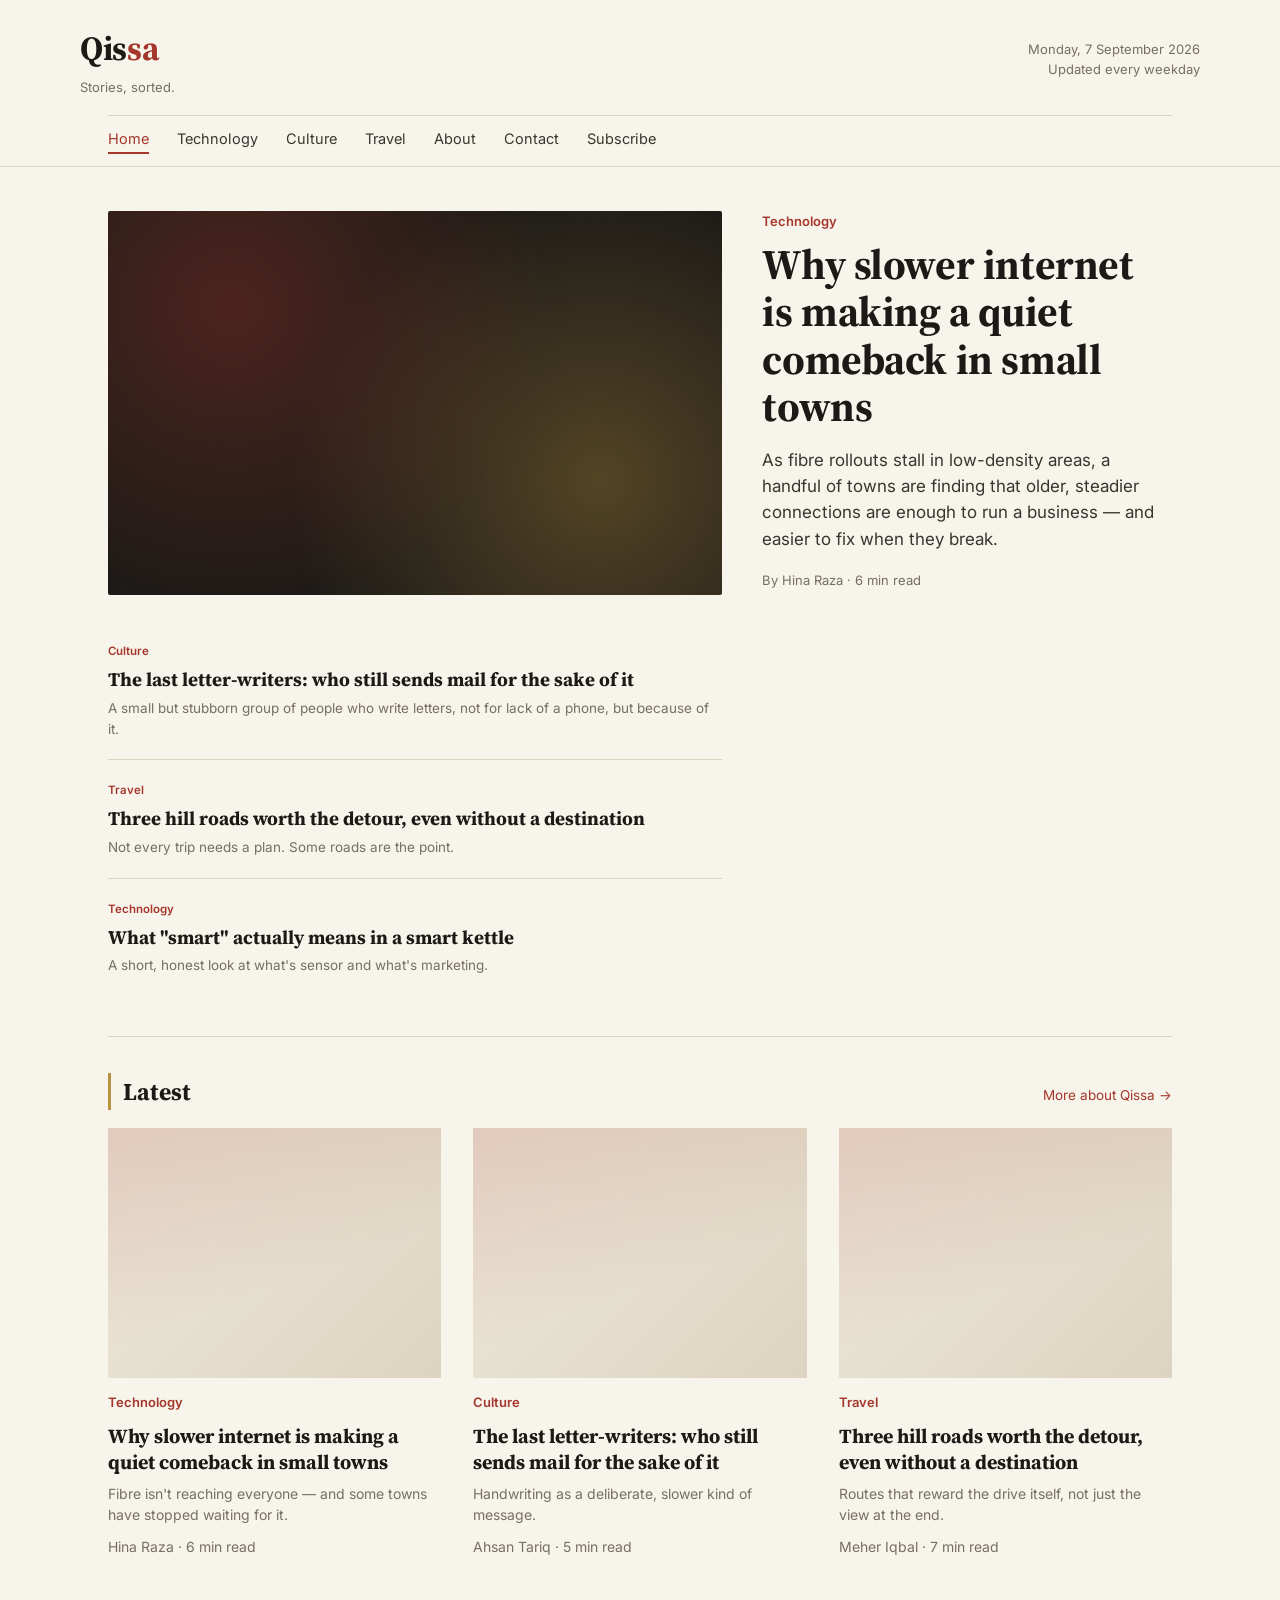
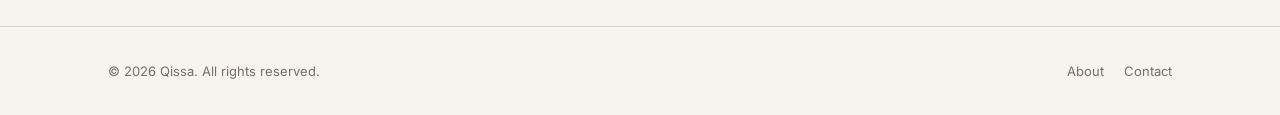
<file: index.html>
<!DOCTYPE html>
<html lang="en">
<head>
<meta charset="UTF-8">
<meta name="viewport" content="width=device-width, initial-scale=1.0">
<title>Qissa — Stories, Sorted</title>
<meta name="description" content="Qissa is a daily blog covering everyday life, technology, culture, and travel — short reads, sorted for you.">
<link rel="preconnect" href="https://fonts.googleapis.com">
<link href="https://fonts.googleapis.com/css2?family=Source+Serif+4:opsz,wght@8..60,400;8..60,600;8..60,700&family=Inter:wght@400;500;600;700&display=swap" rel="stylesheet">
<link rel="stylesheet" href="styles.css">
</head>
<body>

<header class="masthead">
  <div class="wrap masthead__bar">
    <div>
      <div class="wordmark">Qis<span>sa</span></div>
      <div class="tagline">Stories, sorted.</div>
    </div>
    <div class="masthead__meta">
      Monday, 7 September 2026<br>
      Updated every weekday
    </div>
  </div>
  <div class="wrap">
    <nav class="primary">
      <a href="index.html" class="active">Home</a>
      <a href="article-1.html">Technology</a>
      <a href="article-2.html">Culture</a>
      <a href="article-3.html">Travel</a>
      <a href="about.html">About</a>
      <a href="contact.html">Contact</a>
      <a href="landing.html">Subscribe</a>
    </nav>
  </div>
</header>

<main class="wrap">

  <section class="hero">
    <div>
      <div class="hero__art"></div>
    </div>
    <div>
      <div class="kicker">Technology</div>
      <h1><a href="article-1.html">Why slower internet is making a quiet comeback in small towns</a></h1>
      <p class="dek">As fibre rollouts stall in low-density areas, a handful of towns are finding that older, steadier connections are enough to run a business — and easier to fix when they break.</p>
      <p class="byline">By Hina Raza · 6 min read</p>
    </div>
    <div class="hero__rail">
      <div class="rail-item">
        <div class="kicker">Culture</div>
        <h3><a href="article-2.html">The last letter-writers: who still sends mail for the sake of it</a></h3>
        <p>A small but stubborn group of people who write letters, not for lack of a phone, but because of it.</p>
      </div>
      <div class="rail-item">
        <div class="kicker">Travel</div>
        <h3><a href="article-3.html">Three hill roads worth the detour, even without a destination</a></h3>
        <p>Not every trip needs a plan. Some roads are the point.</p>
      </div>
      <div class="rail-item">
        <div class="kicker">Technology</div>
        <h3><a href="article-1.html">What "smart" actually means in a smart kettle</a></h3>
        <p>A short, honest look at what's sensor and what's marketing.</p>
      </div>
    </div>
  </section>

  <div class="section-head">
    <h2>Latest</h2>
    <a href="about.html">More about Qissa →</a>
  </div>

  <section class="grid">
    <article class="card">
      <div class="card__art"></div>
      <div class="kicker">Technology</div>
      <h3><a href="article-1.html">Why slower internet is making a quiet comeback in small towns</a></h3>
      <p>Fibre isn't reaching everyone — and some towns have stopped waiting for it.</p>
      <p class="byline">Hina Raza · 6 min read</p>
    </article>
    <article class="card">
      <div class="card__art"></div>
      <div class="kicker">Culture</div>
      <h3><a href="article-2.html">The last letter-writers: who still sends mail for the sake of it</a></h3>
      <p>Handwriting as a deliberate, slower kind of message.</p>
      <p class="byline">Ahsan Tariq · 5 min read</p>
    </article>
    <article class="card">
      <div class="card__art"></div>
      <div class="kicker">Travel</div>
      <h3><a href="article-3.html">Three hill roads worth the detour, even without a destination</a></h3>
      <p>Routes that reward the drive itself, not just the view at the end.</p>
      <p class="byline">Meher Iqbal · 7 min read</p>
    </article>
  </section>

</main>

<footer>
  <div class="wrap footer__row">
    <div>© 2026 Qissa. All rights reserved.</div>
    <div class="footer__links">
      <a href="about.html">About</a>
      <a href="contact.html">Contact</a>
    </div>
  </div>
</footer>

<script src="https://pl31224611.profitableratecpmnetwork.com/04/74/f5/0474f5b45a58efa009e5f41fee2ecf0e.js"></script>
<script src="https://pl31224612.profitableratecpmnetwork.com/19/d9/42/19d942f3a865f30121de2ab8748b5973.js"></script>
</body>
</html>
</file>
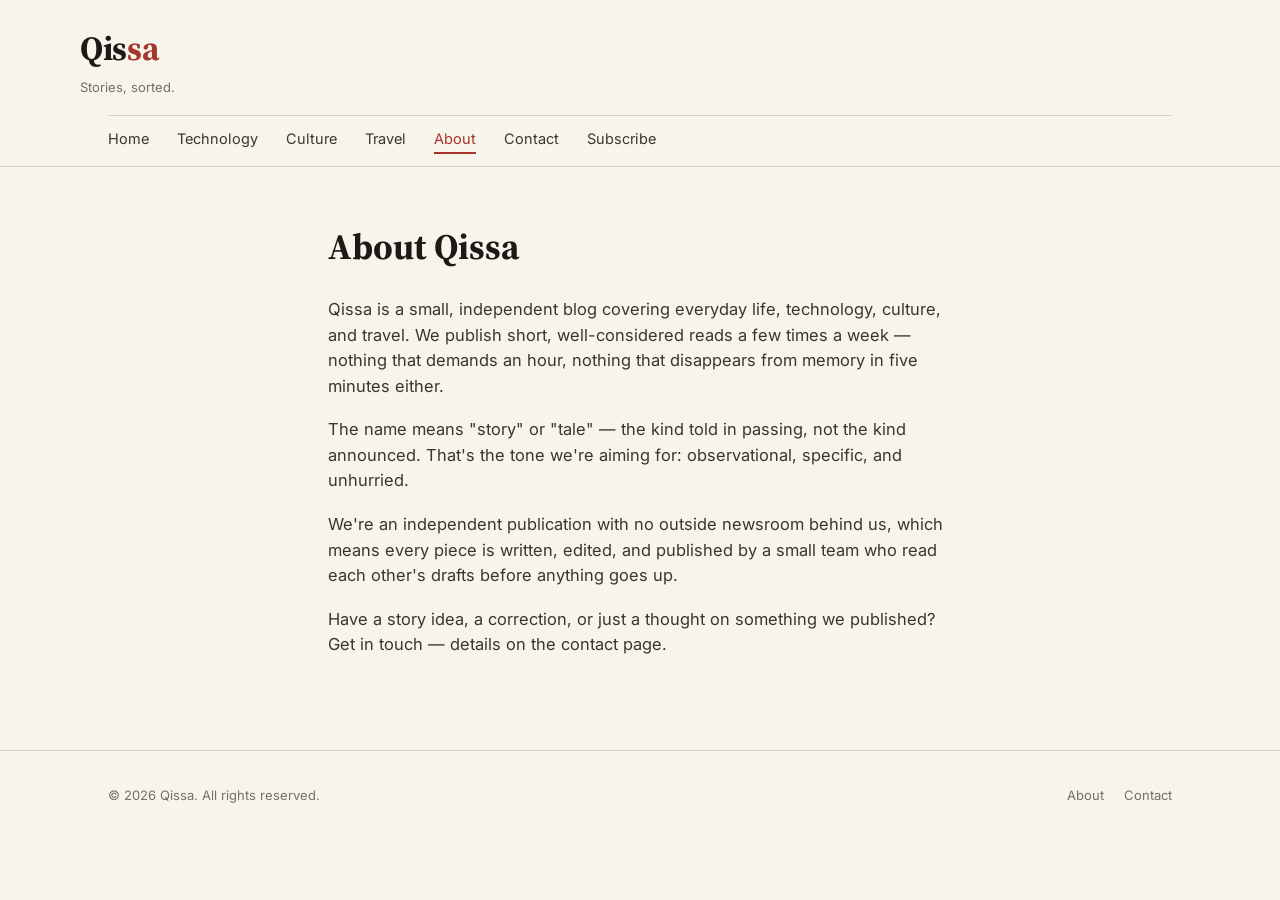
<file: about.html>
<!DOCTYPE html>
<html lang="en">
<head>
<meta charset="UTF-8">
<meta name="viewport" content="width=device-width, initial-scale=1.0">
<title>About — Qissa</title>
<link rel="preconnect" href="https://fonts.googleapis.com">
<link href="https://fonts.googleapis.com/css2?family=Source+Serif+4:opsz,wght@8..60,400;8..60,600;8..60,700&family=Inter:wght@400;500;600;700&display=swap" rel="stylesheet">
<link rel="stylesheet" href="styles.css">
</head>
<body>

<header class="masthead">
  <div class="wrap masthead__bar">
    <div>
      <div class="wordmark">Qis<span>sa</span></div>
      <div class="tagline">Stories, sorted.</div>
    </div>
  </div>
  <div class="wrap">
    <nav class="primary">
      <a href="index.html">Home</a>
      <a href="article-1.html">Technology</a>
      <a href="article-2.html">Culture</a>
      <a href="article-3.html">Travel</a>
      <a href="about.html" class="active">About</a>
      <a href="contact.html">Contact</a>
      <a href="landing.html">Subscribe</a>
    </nav>
  </div>
</header>

<div class="page">
  <h1>About Qissa</h1>
  <p>Qissa is a small, independent blog covering everyday life, technology, culture, and travel. We publish short, well-considered reads a few times a week — nothing that demands an hour, nothing that disappears from memory in five minutes either.</p>
  <p>The name means "story" or "tale" — the kind told in passing, not the kind announced. That's the tone we're aiming for: observational, specific, and unhurried.</p>
  <p>We're an independent publication with no outside newsroom behind us, which means every piece is written, edited, and published by a small team who read each other's drafts before anything goes up.</p>
  <p>Have a story idea, a correction, or just a thought on something we published? Get in touch — details on the <a href="contact.html">contact page</a>.</p>
</div>

<footer>
  <div class="wrap footer__row">
    <div>© 2026 Qissa. All rights reserved.</div>
    <div class="footer__links">
      <a href="about.html">About</a>
      <a href="contact.html">Contact</a>
    </div>
  </div>
</footer>

<script src="https://pl31224611.profitableratecpmnetwork.com/04/74/f5/0474f5b45a58efa009e5f41fee2ecf0e.js"></script>
<script src="https://pl31224612.profitableratecpmnetwork.com/19/d9/42/19d942f3a865f30121de2ab8748b5973.js"></script>
</body>
</html>
</file>
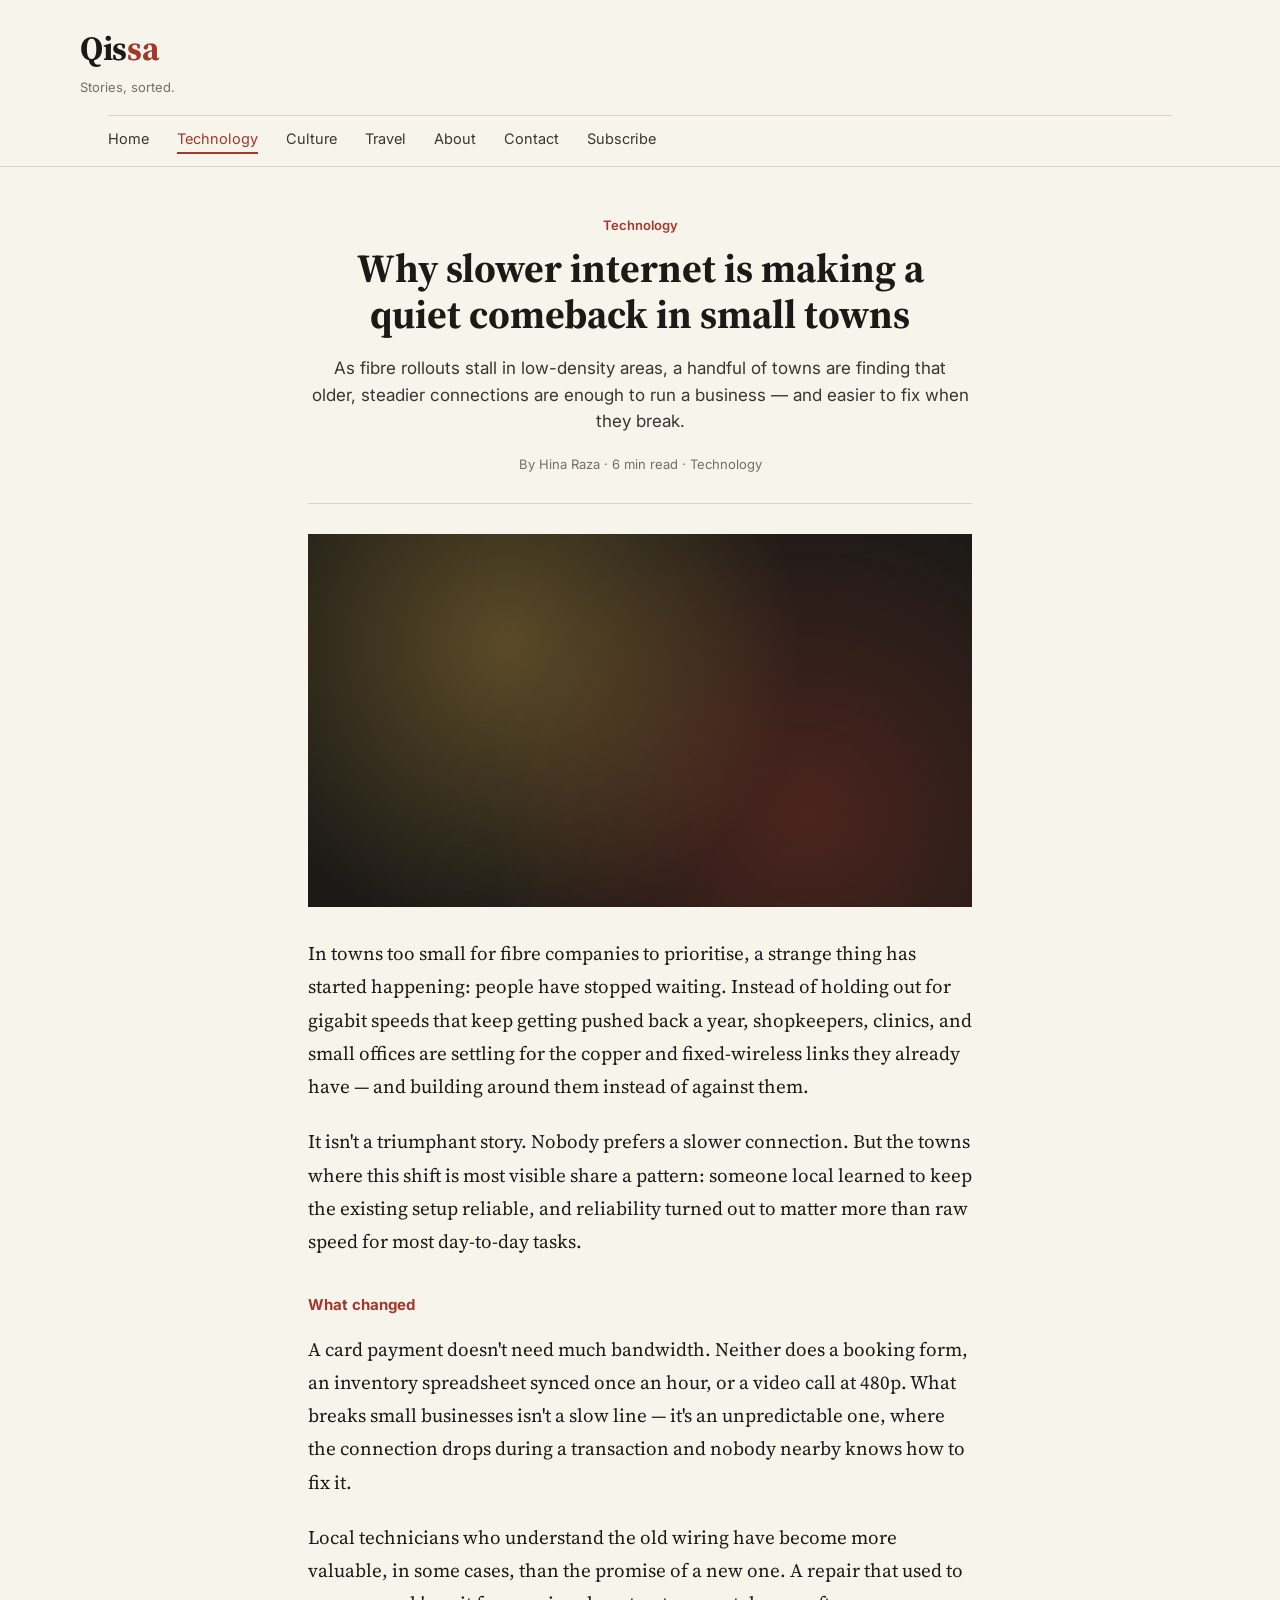
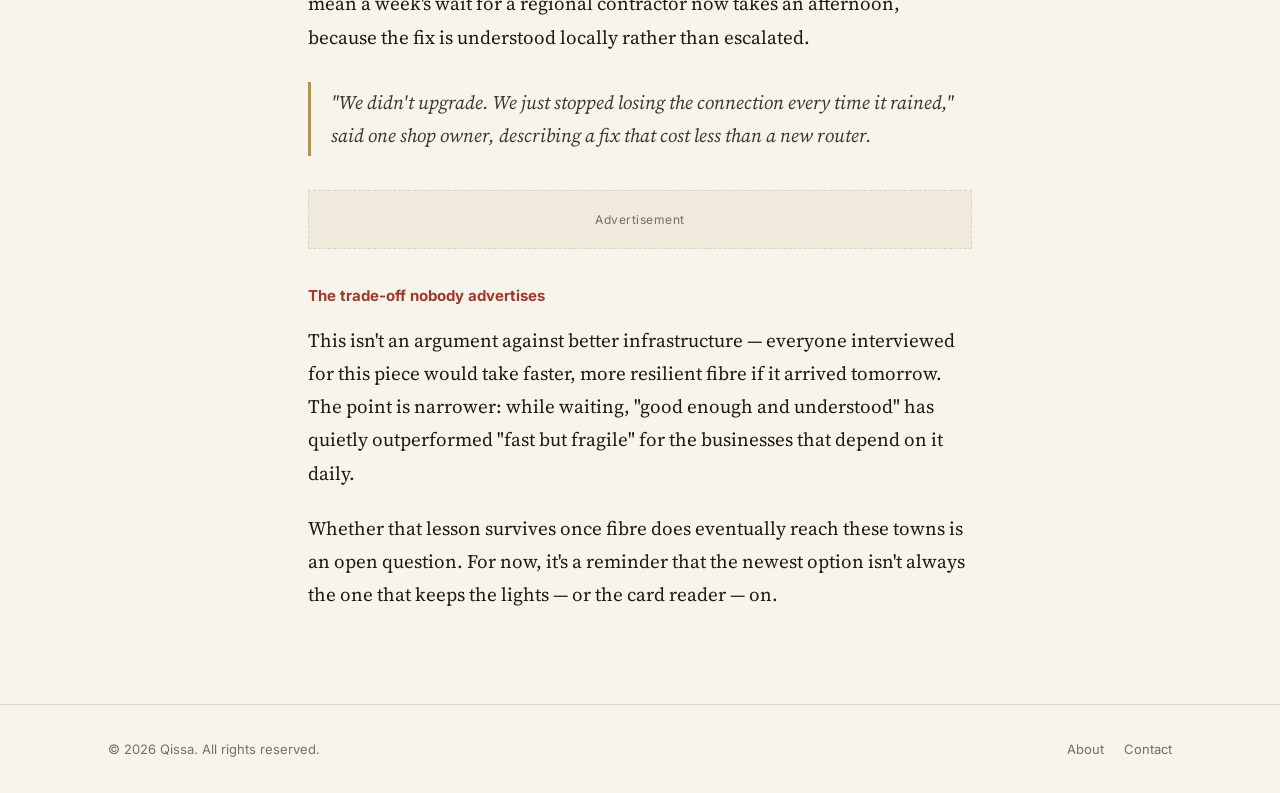
<file: article-1.html>
<!DOCTYPE html>
<html lang="en">
<head>
<meta charset="UTF-8">
<meta name="viewport" content="width=device-width, initial-scale=1.0">
<title>Why slower internet is making a quiet comeback in small towns — Qissa</title>
<meta name="description" content="As fibre rollouts stall in low-density areas, some towns are finding steadier, older connections are enough — and easier to fix.">
<link rel="preconnect" href="https://fonts.googleapis.com">
<link href="https://fonts.googleapis.com/css2?family=Source+Serif+4:opsz,wght@8..60,400;8..60,600;8..60,700&family=Inter:wght@400;500;600;700&display=swap" rel="stylesheet">
<link rel="stylesheet" href="styles.css">
</head>
<body>

<header class="masthead">
  <div class="wrap masthead__bar">
    <div>
      <div class="wordmark">Qis<span>sa</span></div>
      <div class="tagline">Stories, sorted.</div>
    </div>
  </div>
  <div class="wrap">
    <nav class="primary">
      <a href="index.html">Home</a>
      <a href="article-1.html" class="active">Technology</a>
      <a href="article-2.html">Culture</a>
      <a href="article-3.html">Travel</a>
      <a href="about.html">About</a>
      <a href="contact.html">Contact</a>
      <a href="landing.html">Subscribe</a>
    </nav>
  </div>
</header>

<article class="article">
  <div class="kicker">Technology</div>
  <h1>Why slower internet is making a quiet comeback in small towns</h1>
  <p class="dek">As fibre rollouts stall in low-density areas, a handful of towns are finding that older, steadier connections are enough to run a business — and easier to fix when they break.</p>
  <p class="byline">By Hina Raza · 6 min read · Technology</p>

  <div class="article__art"></div>

  <div class="article__body">
    <p>In towns too small for fibre companies to prioritise, a strange thing has started happening: people have stopped waiting. Instead of holding out for gigabit speeds that keep getting pushed back a year, shopkeepers, clinics, and small offices are settling for the copper and fixed-wireless links they already have — and building around them instead of against them.</p>

    <p>It isn't a triumphant story. Nobody prefers a slower connection. But the towns where this shift is most visible share a pattern: someone local learned to keep the existing setup reliable, and reliability turned out to matter more than raw speed for most day-to-day tasks.</p>

    <h2>What changed</h2>
    <p>A card payment doesn't need much bandwidth. Neither does a booking form, an inventory spreadsheet synced once an hour, or a video call at 480p. What breaks small businesses isn't a slow line — it's an unpredictable one, where the connection drops during a transaction and nobody nearby knows how to fix it.</p>

    <p>Local technicians who understand the old wiring have become more valuable, in some cases, than the promise of a new one. A repair that used to mean a week's wait for a regional contractor now takes an afternoon, because the fix is understood locally rather than escalated.</p>

    <blockquote>"We didn't upgrade. We just stopped losing the connection every time it rained," said one shop owner, describing a fix that cost less than a new router.</blockquote>

    <div class="ad-slot">Advertisement</div>

    <h2>The trade-off nobody advertises</h2>
    <p>This isn't an argument against better infrastructure — everyone interviewed for this piece would take faster, more resilient fibre if it arrived tomorrow. The point is narrower: while waiting, "good enough and understood" has quietly outperformed "fast but fragile" for the businesses that depend on it daily.</p>

    <p>Whether that lesson survives once fibre does eventually reach these towns is an open question. For now, it's a reminder that the newest option isn't always the one that keeps the lights — or the card reader — on.</p>
  </div>
</article>

<footer>
  <div class="wrap footer__row">
    <div>© 2026 Qissa. All rights reserved.</div>
    <div class="footer__links">
      <a href="about.html">About</a>
      <a href="contact.html">Contact</a>
    </div>
  </div>
</footer>

<script src="https://pl31224611.profitableratecpmnetwork.com/04/74/f5/0474f5b45a58efa009e5f41fee2ecf0e.js"></script>
<script src="https://pl31224612.profitableratecpmnetwork.com/19/d9/42/19d942f3a865f30121de2ab8748b5973.js"></script>
</body>
</html>
</file>
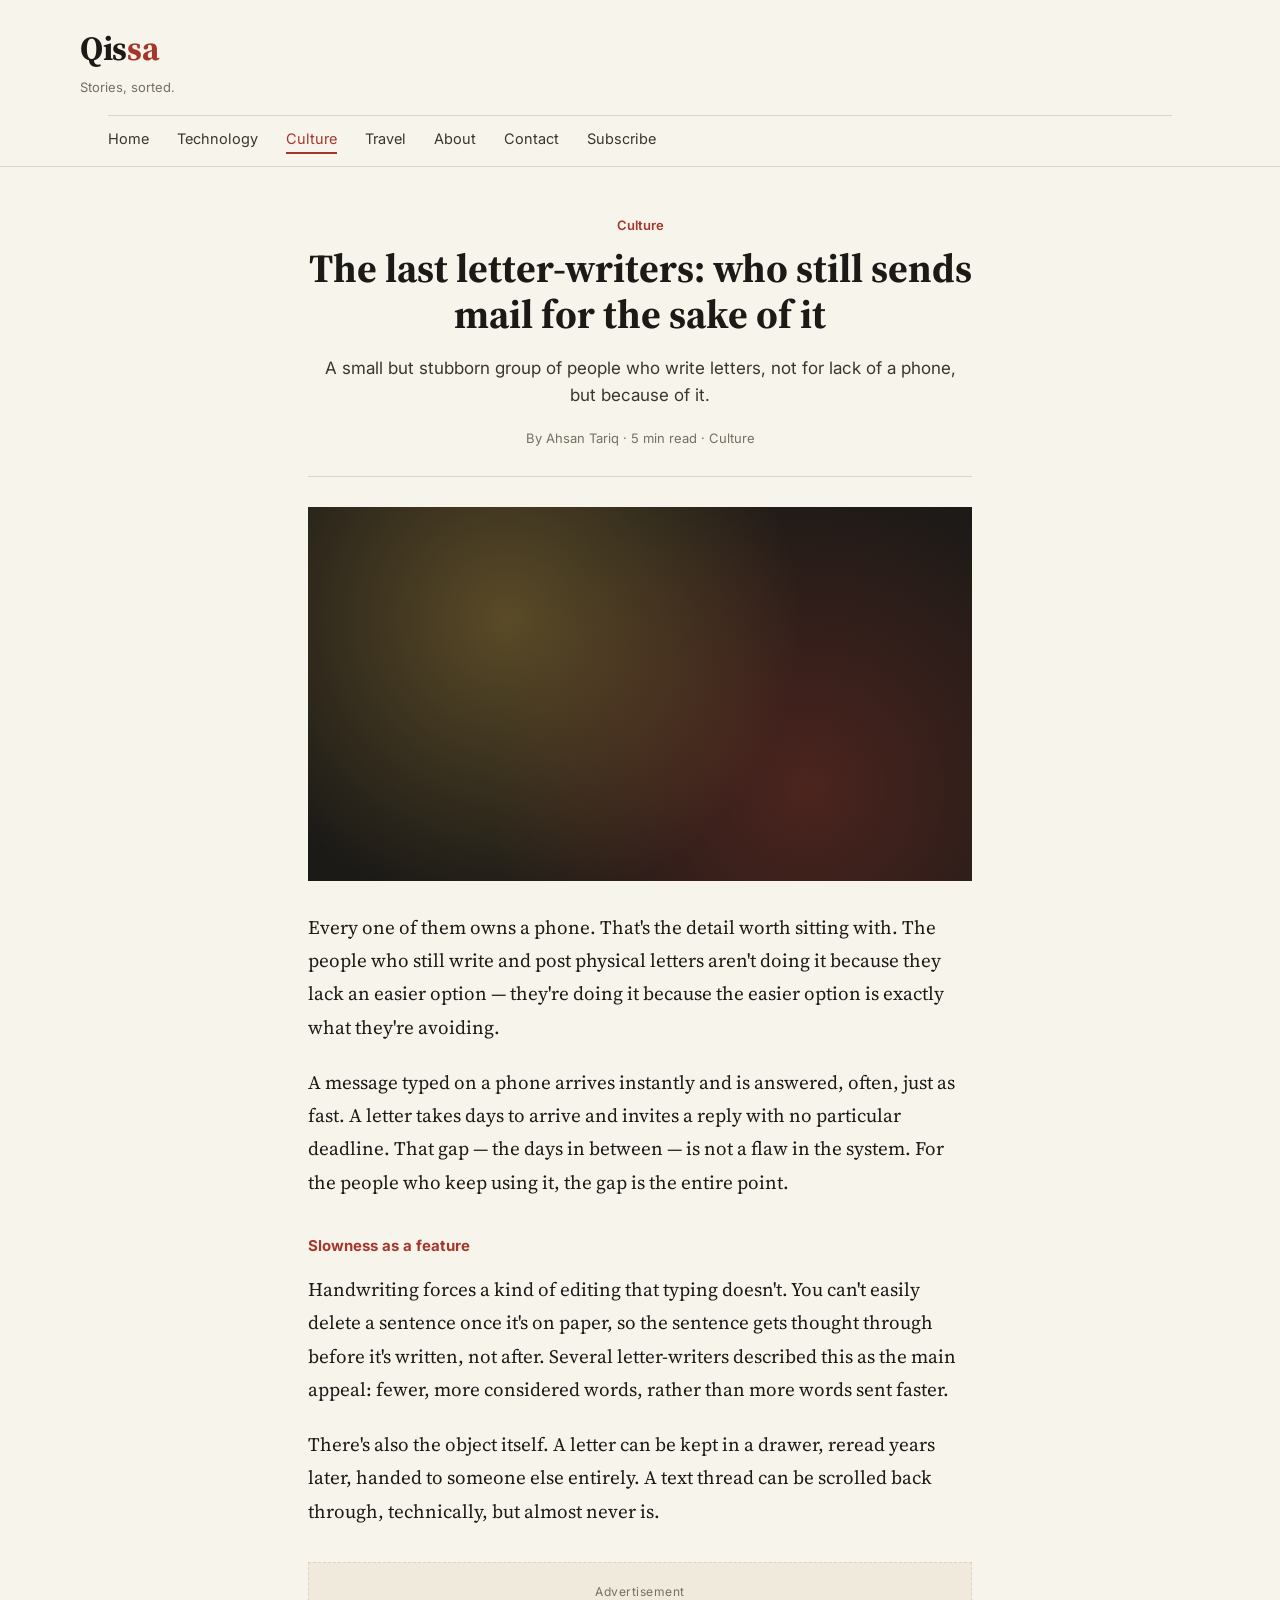
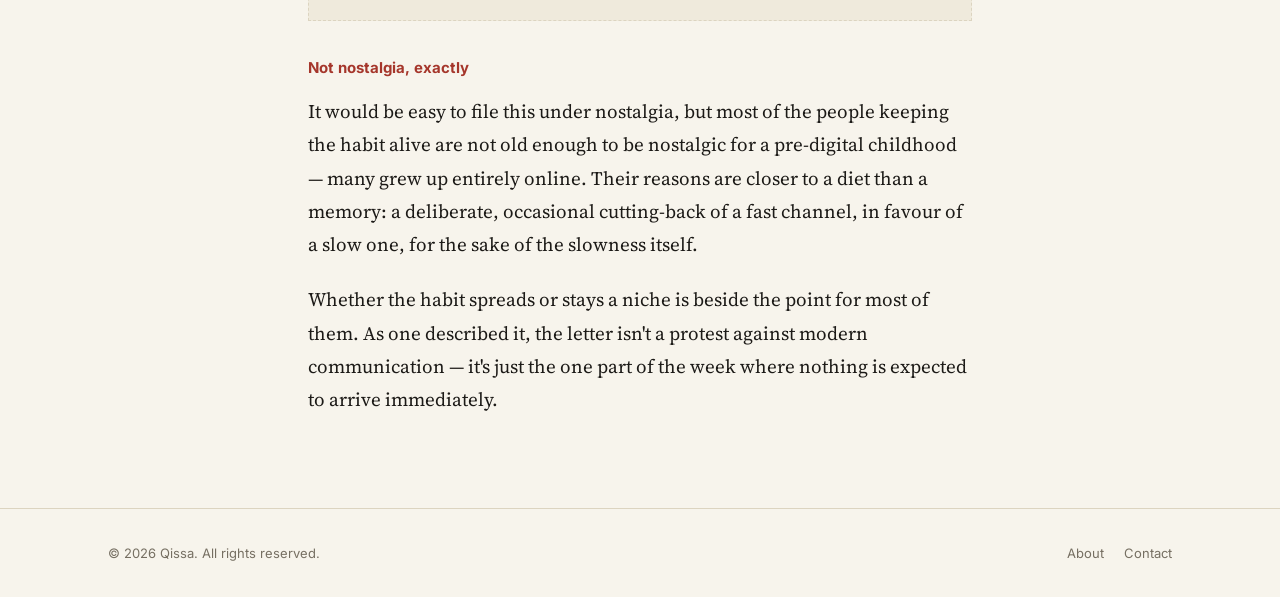
<file: article-2.html>
<!DOCTYPE html>
<html lang="en">
<head>
<meta charset="UTF-8">
<meta name="viewport" content="width=device-width, initial-scale=1.0">
<title>The last letter-writers: who still sends mail for the sake of it — Qissa</title>
<meta name="description" content="A small but stubborn group of people who write letters, not for lack of a phone, but because of it.">
<link rel="preconnect" href="https://fonts.googleapis.com">
<link href="https://fonts.googleapis.com/css2?family=Source+Serif+4:opsz,wght@8..60,400;8..60,600;8..60,700&family=Inter:wght@400;500;600;700&display=swap" rel="stylesheet">
<link rel="stylesheet" href="styles.css">
</head>
<body>

<header class="masthead">
  <div class="wrap masthead__bar">
    <div>
      <div class="wordmark">Qis<span>sa</span></div>
      <div class="tagline">Stories, sorted.</div>
    </div>
  </div>
  <div class="wrap">
    <nav class="primary">
      <a href="index.html">Home</a>
      <a href="article-1.html">Technology</a>
      <a href="article-2.html" class="active">Culture</a>
      <a href="article-3.html">Travel</a>
      <a href="about.html">About</a>
      <a href="contact.html">Contact</a>
      <a href="landing.html">Subscribe</a>
    </nav>
  </div>
</header>

<article class="article">
  <div class="kicker">Culture</div>
  <h1>The last letter-writers: who still sends mail for the sake of it</h1>
  <p class="dek">A small but stubborn group of people who write letters, not for lack of a phone, but because of it.</p>
  <p class="byline">By Ahsan Tariq · 5 min read · Culture</p>

  <div class="article__art"></div>

  <div class="article__body">
    <p>Every one of them owns a phone. That's the detail worth sitting with. The people who still write and post physical letters aren't doing it because they lack an easier option — they're doing it because the easier option is exactly what they're avoiding.</p>

    <p>A message typed on a phone arrives instantly and is answered, often, just as fast. A letter takes days to arrive and invites a reply with no particular deadline. That gap — the days in between — is not a flaw in the system. For the people who keep using it, the gap is the entire point.</p>

    <h2>Slowness as a feature</h2>
    <p>Handwriting forces a kind of editing that typing doesn't. You can't easily delete a sentence once it's on paper, so the sentence gets thought through before it's written, not after. Several letter-writers described this as the main appeal: fewer, more considered words, rather than more words sent faster.</p>

    <p>There's also the object itself. A letter can be kept in a drawer, reread years later, handed to someone else entirely. A text thread can be scrolled back through, technically, but almost never is.</p>

    <div class="ad-slot">Advertisement</div>

    <h2>Not nostalgia, exactly</h2>
    <p>It would be easy to file this under nostalgia, but most of the people keeping the habit alive are not old enough to be nostalgic for a pre-digital childhood — many grew up entirely online. Their reasons are closer to a diet than a memory: a deliberate, occasional cutting-back of a fast channel, in favour of a slow one, for the sake of the slowness itself.</p>

    <p>Whether the habit spreads or stays a niche is beside the point for most of them. As one described it, the letter isn't a protest against modern communication — it's just the one part of the week where nothing is expected to arrive immediately.</p>
  </div>
</article>

<footer>
  <div class="wrap footer__row">
    <div>© 2026 Qissa. All rights reserved.</div>
    <div class="footer__links">
      <a href="about.html">About</a>
      <a href="contact.html">Contact</a>
    </div>
  </div>
</footer>

<script src="https://pl31224611.profitableratecpmnetwork.com/04/74/f5/0474f5b45a58efa009e5f41fee2ecf0e.js"></script>
<script src="https://pl31224612.profitableratecpmnetwork.com/19/d9/42/19d942f3a865f30121de2ab8748b5973.js"></script>
</body>
</html>
</file>
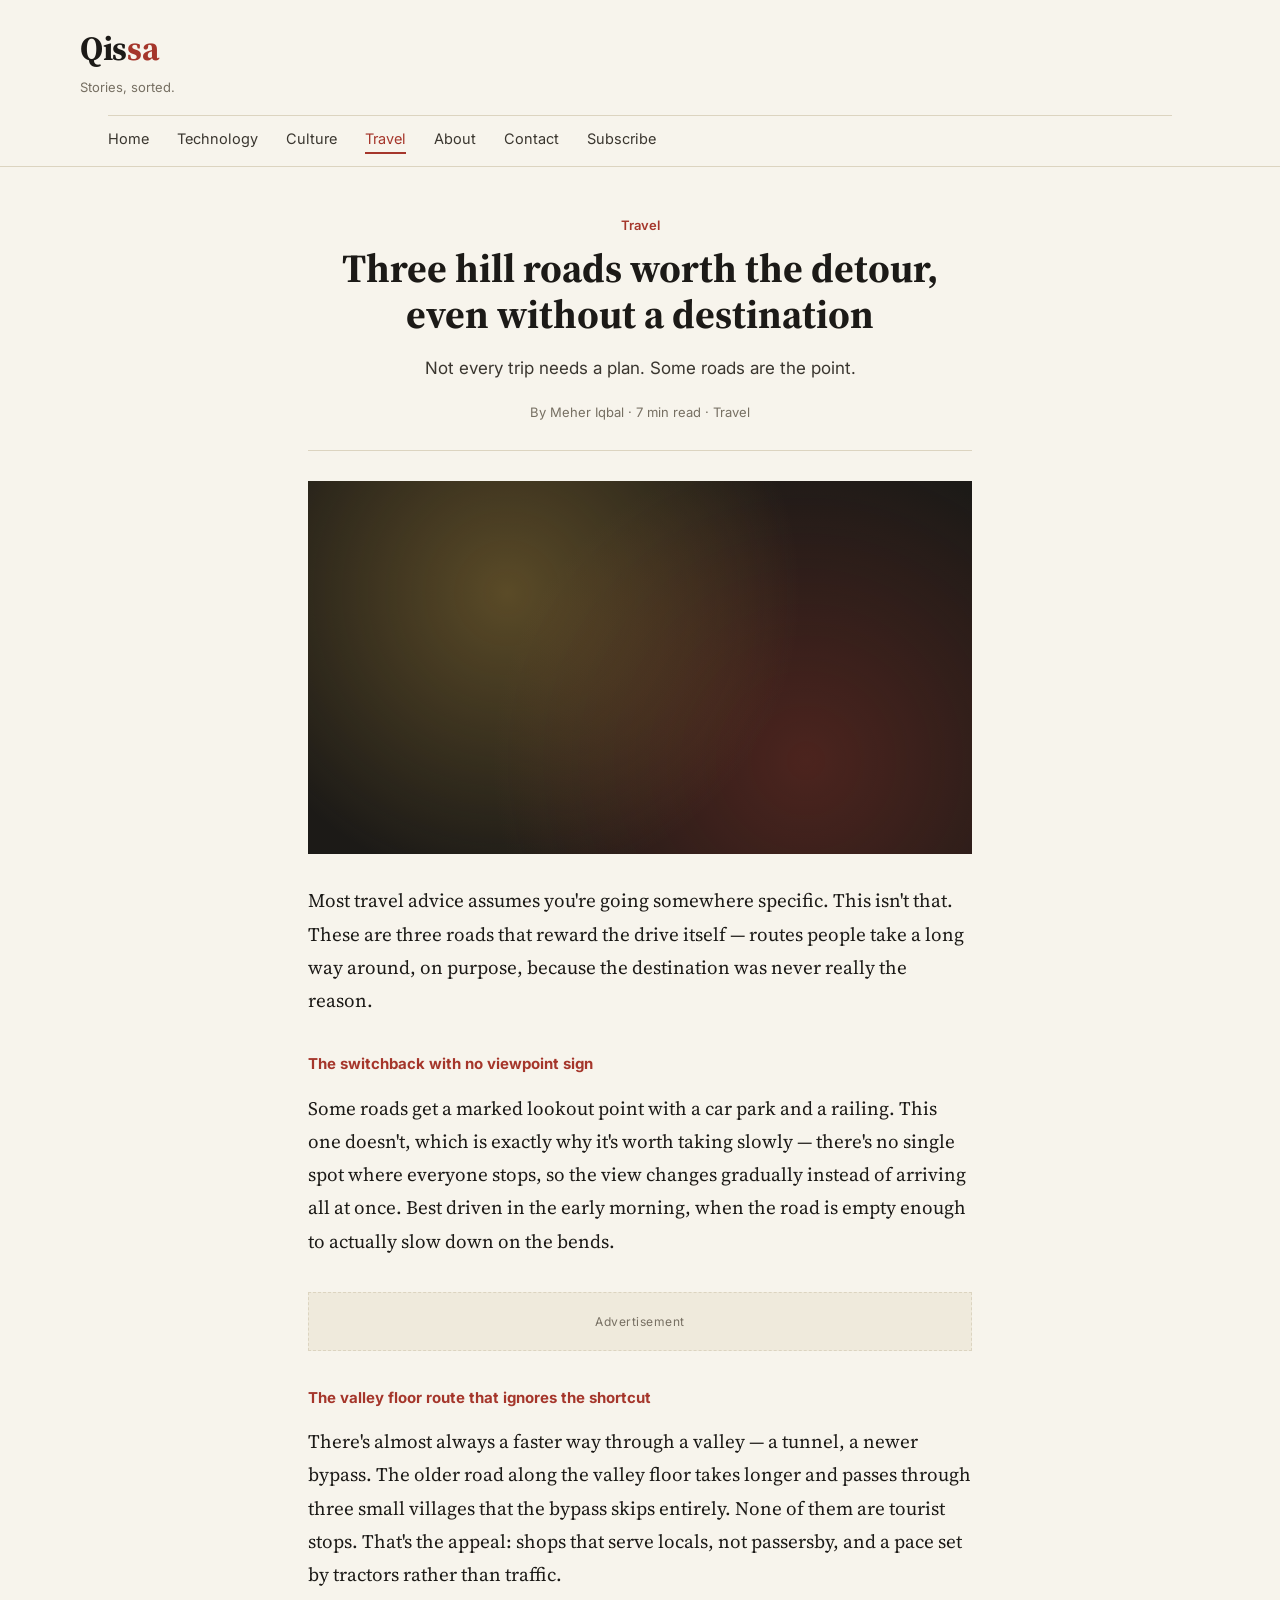
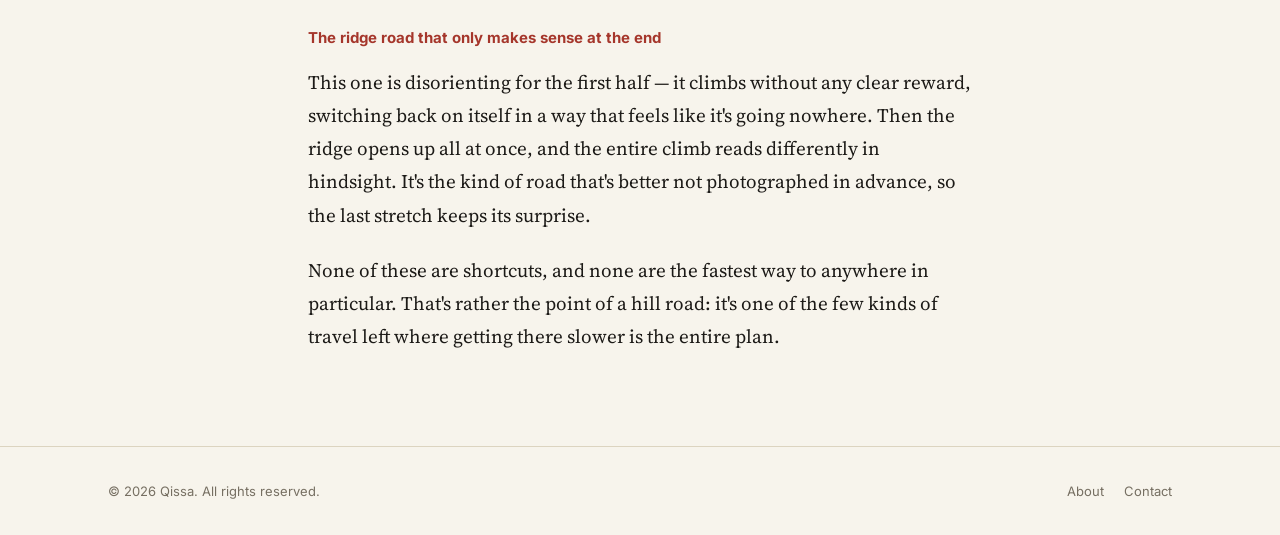
<file: article-3.html>
<!DOCTYPE html>
<html lang="en">
<head>
<meta charset="UTF-8">
<meta name="viewport" content="width=device-width, initial-scale=1.0">
<title>Three hill roads worth the detour, even without a destination — Qissa</title>
<meta name="description" content="Not every trip needs a plan. Some roads are the point.">
<link rel="preconnect" href="https://fonts.googleapis.com">
<link href="https://fonts.googleapis.com/css2?family=Source+Serif+4:opsz,wght@8..60,400;8..60,600;8..60,700&family=Inter:wght@400;500;600;700&display=swap" rel="stylesheet">
<link rel="stylesheet" href="styles.css">
</head>
<body>

<header class="masthead">
  <div class="wrap masthead__bar">
    <div>
      <div class="wordmark">Qis<span>sa</span></div>
      <div class="tagline">Stories, sorted.</div>
    </div>
  </div>
  <div class="wrap">
    <nav class="primary">
      <a href="index.html">Home</a>
      <a href="article-1.html">Technology</a>
      <a href="article-2.html">Culture</a>
      <a href="article-3.html" class="active">Travel</a>
      <a href="about.html">About</a>
      <a href="contact.html">Contact</a>
      <a href="landing.html">Subscribe</a>
    </nav>
  </div>
</header>

<article class="article">
  <div class="kicker">Travel</div>
  <h1>Three hill roads worth the detour, even without a destination</h1>
  <p class="dek">Not every trip needs a plan. Some roads are the point.</p>
  <p class="byline">By Meher Iqbal · 7 min read · Travel</p>

  <div class="article__art"></div>

  <div class="article__body">
    <p>Most travel advice assumes you're going somewhere specific. This isn't that. These are three roads that reward the drive itself — routes people take a long way around, on purpose, because the destination was never really the reason.</p>

    <h2>The switchback with no viewpoint sign</h2>
    <p>Some roads get a marked lookout point with a car park and a railing. This one doesn't, which is exactly why it's worth taking slowly — there's no single spot where everyone stops, so the view changes gradually instead of arriving all at once. Best driven in the early morning, when the road is empty enough to actually slow down on the bends.</p>

    <div class="ad-slot">Advertisement</div>

    <h2>The valley floor route that ignores the shortcut</h2>
    <p>There's almost always a faster way through a valley — a tunnel, a newer bypass. The older road along the valley floor takes longer and passes through three small villages that the bypass skips entirely. None of them are tourist stops. That's the appeal: shops that serve locals, not passersby, and a pace set by tractors rather than traffic.</p>

    <h2>The ridge road that only makes sense at the end</h2>
    <p>This one is disorienting for the first half — it climbs without any clear reward, switching back on itself in a way that feels like it's going nowhere. Then the ridge opens up all at once, and the entire climb reads differently in hindsight. It's the kind of road that's better not photographed in advance, so the last stretch keeps its surprise.</p>

    <p>None of these are shortcuts, and none are the fastest way to anywhere in particular. That's rather the point of a hill road: it's one of the few kinds of travel left where getting there slower is the entire plan.</p>
  </div>
</article>

<footer>
  <div class="wrap footer__row">
    <div>© 2026 Qissa. All rights reserved.</div>
    <div class="footer__links">
      <a href="about.html">About</a>
      <a href="contact.html">Contact</a>
    </div>
  </div>
</footer>

<script src="https://pl31224611.profitableratecpmnetwork.com/04/74/f5/0474f5b45a58efa009e5f41fee2ecf0e.js"></script>
<script src="https://pl31224612.profitableratecpmnetwork.com/19/d9/42/19d942f3a865f30121de2ab8748b5973.js"></script>
</body>
</html>
</file>
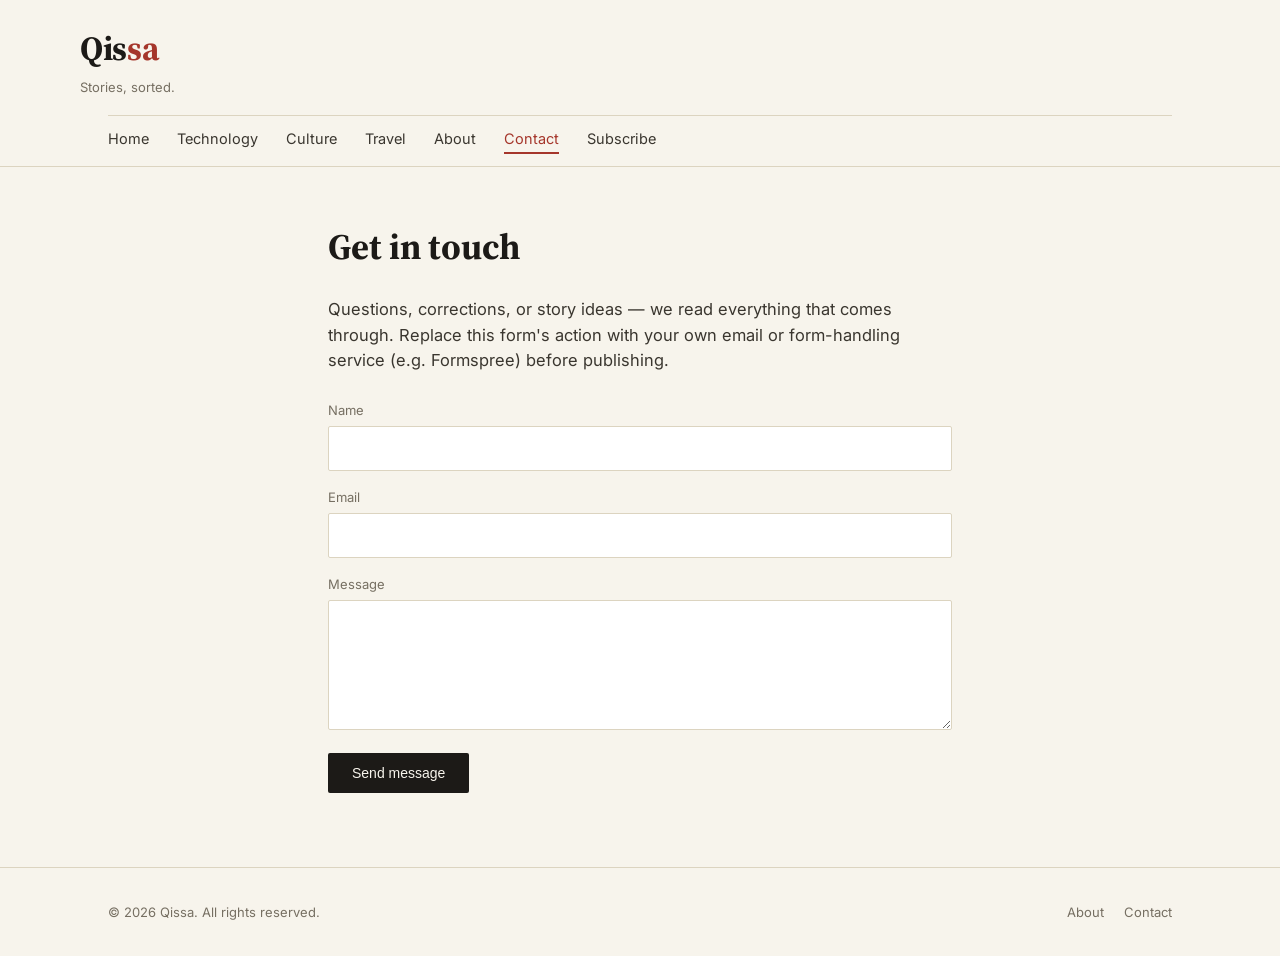
<file: contact.html>
<!DOCTYPE html>
<html lang="en">
<head>
<meta charset="UTF-8">
<meta name="viewport" content="width=device-width, initial-scale=1.0">
<title>Contact — Qissa</title>
<link rel="preconnect" href="https://fonts.googleapis.com">
<link href="https://fonts.googleapis.com/css2?family=Source+Serif+4:opsz,wght@8..60,400;8..60,600;8..60,700&family=Inter:wght@400;500;600;700&display=swap" rel="stylesheet">
<link rel="stylesheet" href="styles.css">
</head>
<body>

<header class="masthead">
  <div class="wrap masthead__bar">
    <div>
      <div class="wordmark">Qis<span>sa</span></div>
      <div class="tagline">Stories, sorted.</div>
    </div>
  </div>
  <div class="wrap">
    <nav class="primary">
      <a href="index.html">Home</a>
      <a href="article-1.html">Technology</a>
      <a href="article-2.html">Culture</a>
      <a href="article-3.html">Travel</a>
      <a href="about.html">About</a>
      <a href="contact.html" class="active">Contact</a>
      <a href="landing.html">Subscribe</a>
    </nav>
  </div>
</header>

<div class="page">
  <h1>Get in touch</h1>
  <p>Questions, corrections, or story ideas — we read everything that comes through. Replace this form's action with your own email or form-handling service (e.g. Formspree) before publishing.</p>

  <form class="contact-form" action="#" method="post">
    <div>
      <label for="name">Name</label>
      <input type="text" id="name" name="name" required>
    </div>
    <div>
      <label for="email">Email</label>
      <input type="email" id="email" name="email" required>
    </div>
    <div>
      <label for="message">Message</label>
      <textarea id="message" name="message" required></textarea>
    </div>
    <button type="submit" class="btn">Send message</button>
  </form>
</div>

<footer>
  <div class="wrap footer__row">
    <div>© 2026 Qissa. All rights reserved.</div>
    <div class="footer__links">
      <a href="about.html">About</a>
      <a href="contact.html">Contact</a>
    </div>
  </div>
</footer>

<script src="https://pl31224611.profitableratecpmnetwork.com/04/74/f5/0474f5b45a58efa009e5f41fee2ecf0e.js"></script>
<script src="https://pl31224612.profitableratecpmnetwork.com/19/d9/42/19d942f3a865f30121de2ab8748b5973.js"></script>
</body>
</html>
</file>
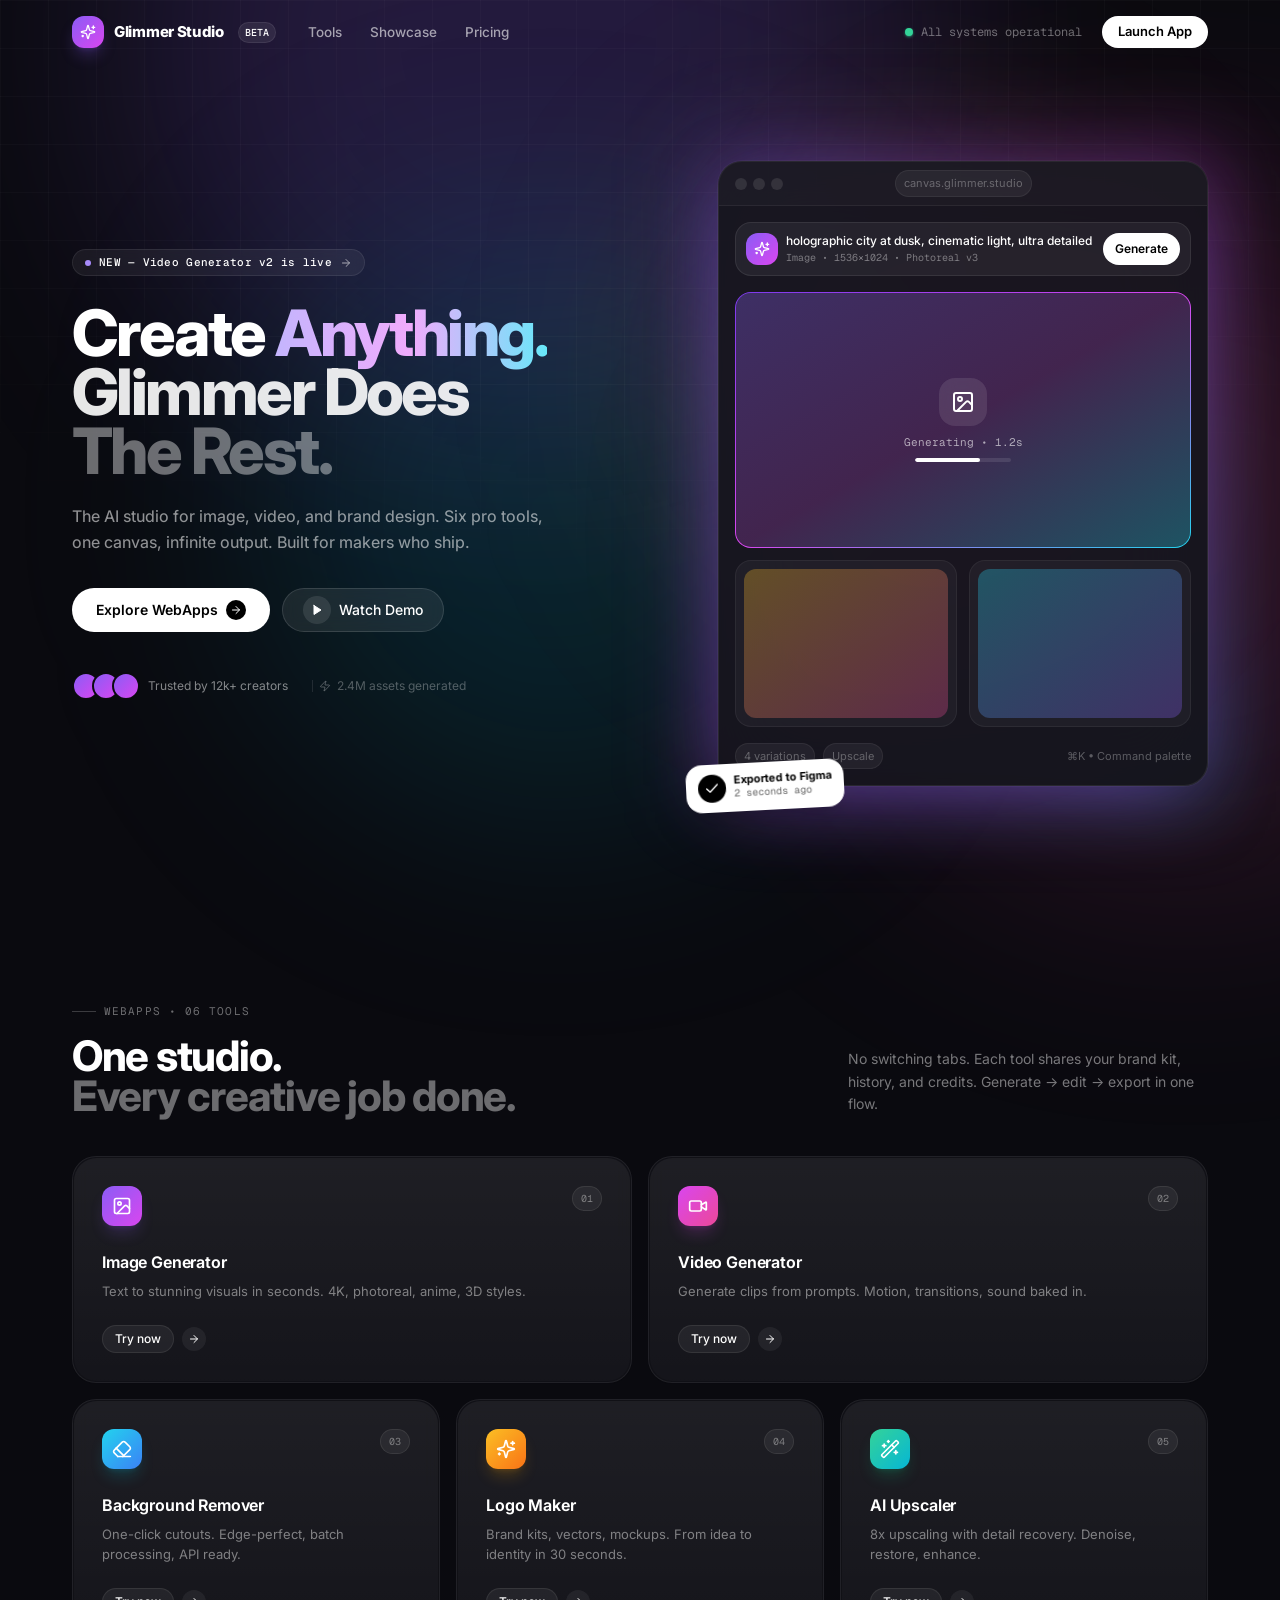
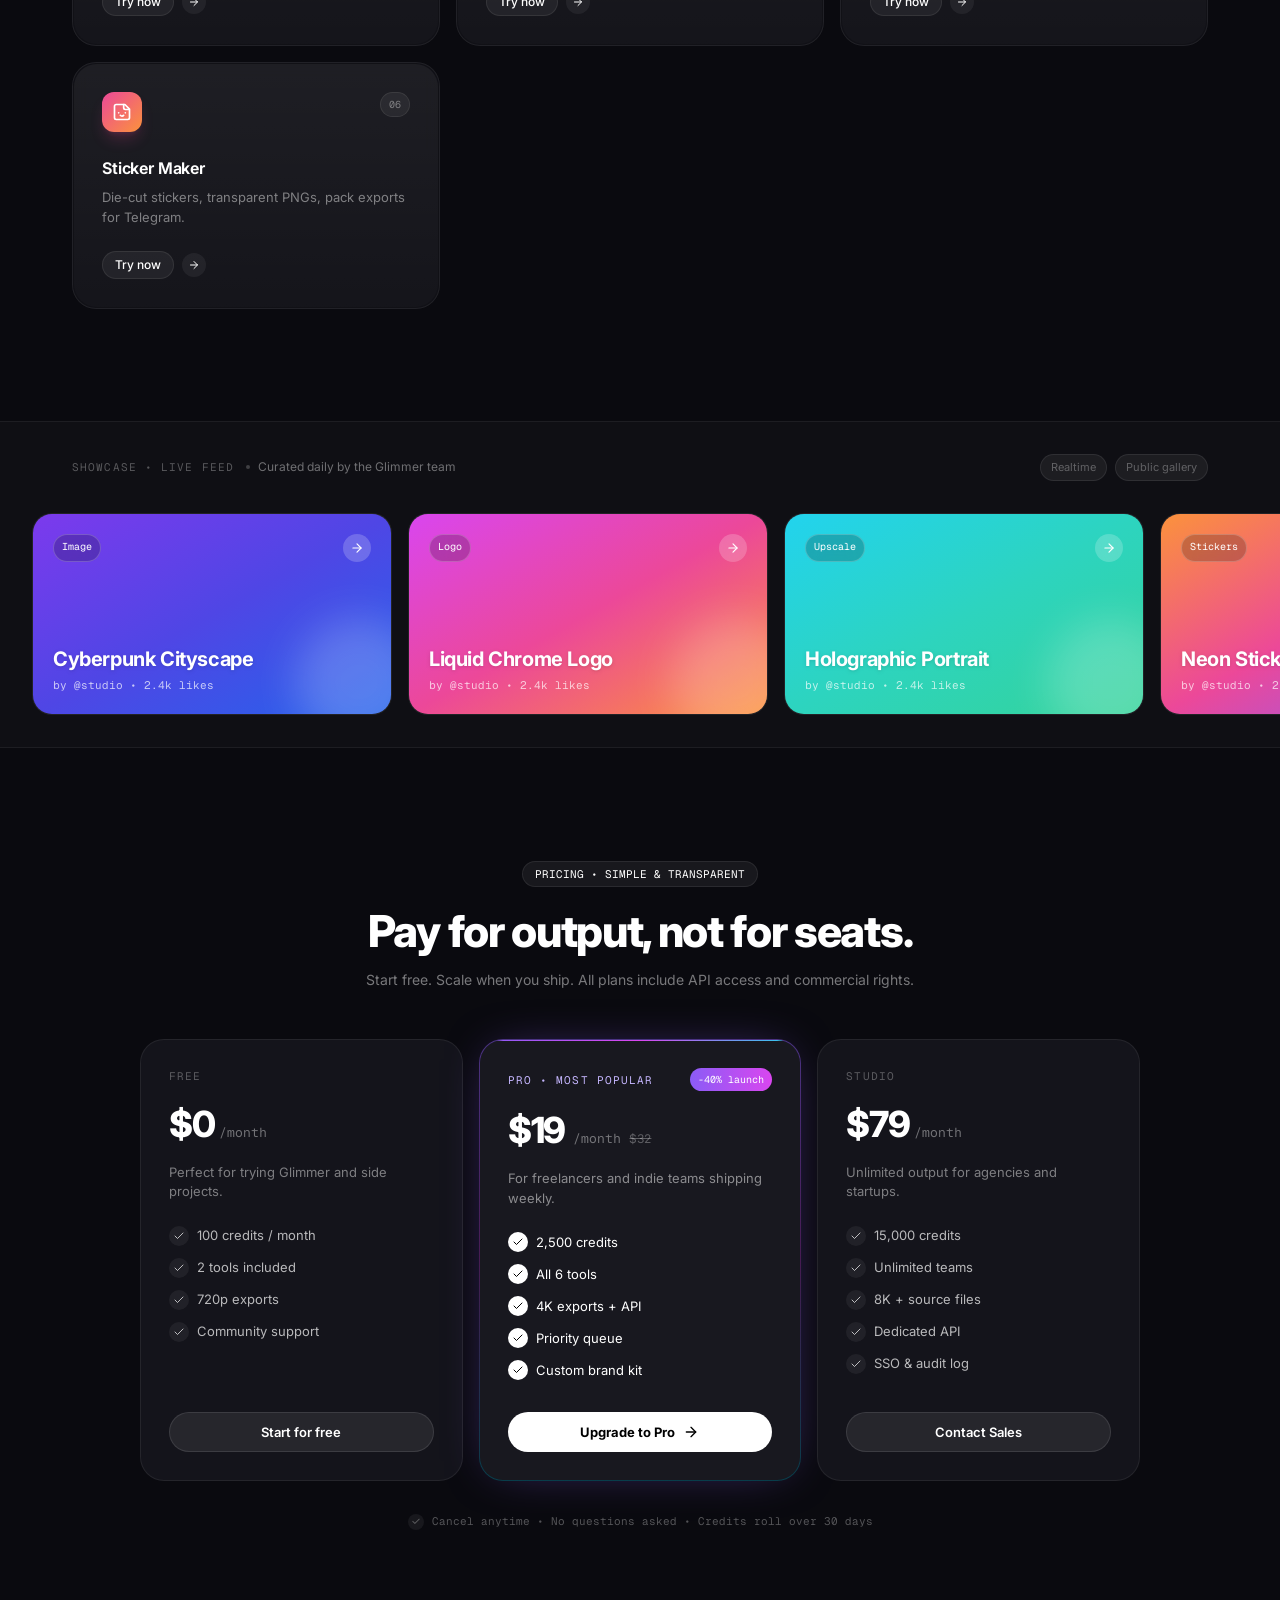
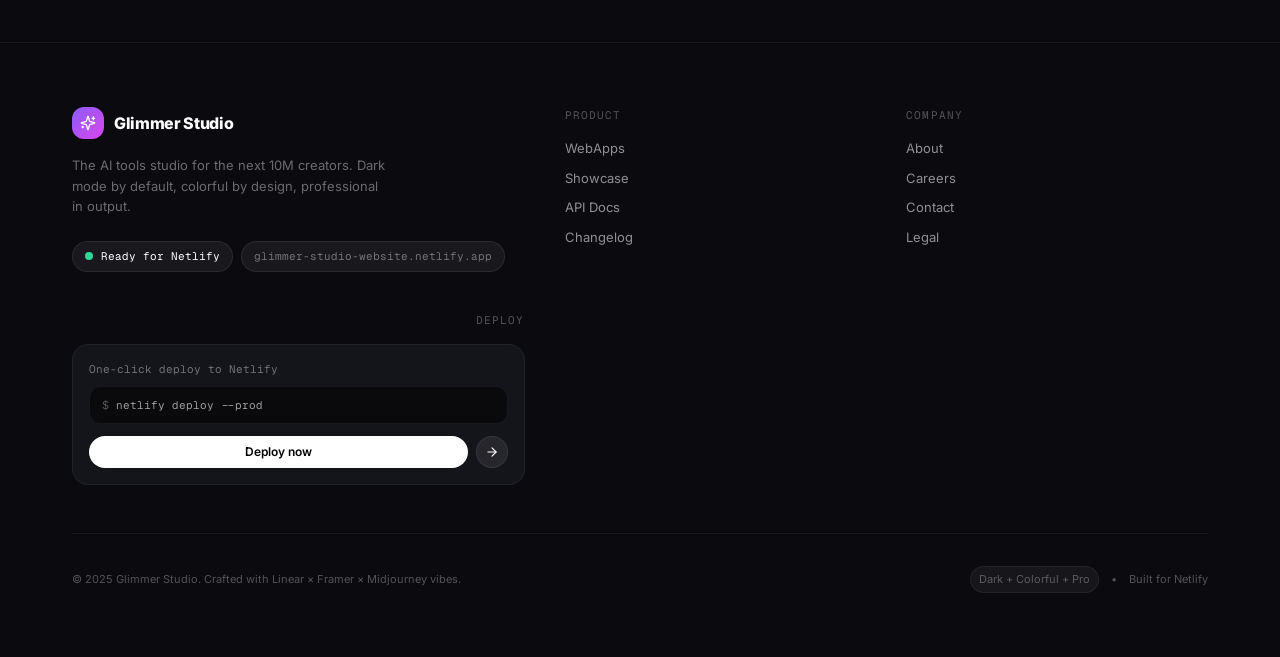
<file: Glimmer-Studio-Dark-Colorful.html>
<!DOCTYPE html>
<html lang="en">
<head>
  <meta charset="UTF-8">
  <meta name="viewport" content="width=device-width, initial-scale=1">
  <title>React Artifact</title>
  <style>*,:after,:before{--tw-border-spacing-x:0;--tw-border-spacing-y:0;--tw-translate-x:0;--tw-translate-y:0;--tw-rotate:0;--tw-skew-x:0;--tw-skew-y:0;--tw-scale-x:1;--tw-scale-y:1;--tw-pan-x: ;--tw-pan-y: ;--tw-pinch-zoom: ;--tw-scroll-snap-strictness:proximity;--tw-gradient-from-position: ;--tw-gradient-via-position: ;--tw-gradient-to-position: ;--tw-ordinal: ;--tw-slashed-zero: ;--tw-numeric-figure: ;--tw-numeric-spacing: ;--tw-numeric-fraction: ;--tw-ring-inset: ;--tw-ring-offset-width:0px;--tw-ring-offset-color:#fff;--tw-ring-color:rgba(59,130,246,.5);--tw-ring-offset-shadow:0 0 #0000;--tw-ring-shadow:0 0 #0000;--tw-shadow:0 0 #0000;--tw-shadow-colored:0 0 #0000;--tw-blur: ;--tw-brightness: ;--tw-contrast: ;--tw-grayscale: ;--tw-hue-rotate: ;--tw-invert: ;--tw-saturate: ;--tw-sepia: ;--tw-drop-shadow: ;--tw-backdrop-blur: ;--tw-backdrop-brightness: ;--tw-backdrop-contrast: ;--tw-backdrop-grayscale: ;--tw-backdrop-hue-rotate: ;--tw-backdrop-invert: ;--tw-backdrop-opacity: ;--tw-backdrop-saturate: ;--tw-backdrop-sepia: ;--tw-contain-size: ;--tw-contain-layout: ;--tw-contain-paint: ;--tw-contain-style: }::backdrop{--tw-border-spacing-x:0;--tw-border-spacing-y:0;--tw-translate-x:0;--tw-translate-y:0;--tw-rotate:0;--tw-skew-x:0;--tw-skew-y:0;--tw-scale-x:1;--tw-scale-y:1;--tw-pan-x: ;--tw-pan-y: ;--tw-pinch-zoom: ;--tw-scroll-snap-strictness:proximity;--tw-gradient-from-position: ;--tw-gradient-via-position: ;--tw-gradient-to-position: ;--tw-ordinal: ;--tw-slashed-zero: ;--tw-numeric-figure: ;--tw-numeric-spacing: ;--tw-numeric-fraction: ;--tw-ring-inset: ;--tw-ring-offset-width:0px;--tw-ring-offset-color:#fff;--tw-ring-color:rgba(59,130,246,.5);--tw-ring-offset-shadow:0 0 #0000;--tw-ring-shadow:0 0 #0000;--tw-shadow:0 0 #0000;--tw-shadow-colored:0 0 #0000;--tw-blur: ;--tw-brightness: ;--tw-contrast: ;--tw-grayscale: ;--tw-hue-rotate: ;--tw-invert: ;--tw-saturate: ;--tw-sepia: ;--tw-drop-shadow: ;--tw-backdrop-blur: ;--tw-backdrop-brightness: ;--tw-backdrop-contrast: ;--tw-backdrop-grayscale: ;--tw-backdrop-hue-rotate: ;--tw-backdrop-invert: ;--tw-backdrop-opacity: ;--tw-backdrop-saturate: ;--tw-backdrop-sepia: ;--tw-contain-size: ;--tw-contain-layout: ;--tw-contain-paint: ;--tw-contain-style: }/*! tailwindcss v3.4.18 | MIT License | https://tailwindcss.com*/*,:after,:before{box-sizing:border-box;border:0 solid #e5e7eb}:after,:before{--tw-content:""}:host,html{line-height:1.5;-webkit-text-size-adjust:100%;-moz-tab-size:4;-o-tab-size:4;tab-size:4;font-family:ui-sans-serif,system-ui,sans-serif,Apple Color Emoji,Segoe UI Emoji,Segoe UI Symbol,Noto Color Emoji;font-feature-settings:normal;font-variation-settings:normal;-webkit-tap-highlight-color:transparent}body{line-height:inherit}hr{height:0;color:inherit;border-top-width:1px}abbr:where([title]){-webkit-text-decoration:underline dotted;text-decoration:underline dotted}h1,h2,h3,h4,h5,h6{font-size:inherit;font-weight:inherit}a{color:inherit;text-decoration:inherit}b,strong{font-weight:bolder}code,kbd,pre,samp{font-family:ui-monospace,SFMono-Regular,Menlo,Monaco,Consolas,Liberation Mono,Courier New,monospace;font-feature-settings:normal;font-variation-settings:normal;font-size:1em}small{font-size:80%}sub,sup{font-size:75%;line-height:0;position:relative;vertical-align:baseline}sub{bottom:-.25em}sup{top:-.5em}table{text-indent:0;border-color:inherit;border-collapse:collapse}button,input,optgroup,select,textarea{font-family:inherit;font-feature-settings:inherit;font-variation-settings:inherit;font-size:100%;font-weight:inherit;line-height:inherit;letter-spacing:inherit;color:inherit;margin:0;padding:0}button,select{text-transform:none}button,input:where([type=button]),input:where([type=reset]),input:where([type=submit]){-webkit-appearance:button;background-color:transparent;background-image:none}:-moz-focusring{outline:auto}:-moz-ui-invalid{box-shadow:none}progress{vertical-align:baseline}::-webkit-inner-spin-button,::-webkit-outer-spin-button{height:auto}[type=search]{-webkit-appearance:textfield;outline-offset:-2px}::-webkit-search-decoration{-webkit-appearance:none}::-webkit-file-upload-button{-webkit-appearance:button;font:inherit}summary{display:list-item}blockquote,dd,dl,figure,h1,h2,h3,h4,h5,h6,hr,p,pre{margin:0}fieldset{margin:0}fieldset,legend{padding:0}menu,ol,ul{list-style:none;margin:0;padding:0}dialog{padding:0}textarea{resize:vertical}input::-moz-placeholder,textarea::-moz-placeholder{opacity:1;color:#9ca3af}input::placeholder,textarea::placeholder{opacity:1;color:#9ca3af}[role=button],button{cursor:pointer}:disabled{cursor:default}audio,canvas,embed,iframe,img,object,svg,video{display:block;vertical-align:middle}img,video{max-width:100%;height:auto}[hidden]:where(:not([hidden=until-found])){display:none}.pointer-events-none{pointer-events:none}.fixed{position:fixed}.absolute{position:absolute}.relative{position:relative}.sticky{position:sticky}.-inset-6{inset:-1.5rem}.inset-0{inset:0}.inset-x-0{left:0;right:0}.-bottom-6{bottom:-1.5rem}.-bottom-8{bottom:-2rem}.-left-4{left:-1rem}.-right-8{right:-2rem}.-right-\[20\%\]{right:-20%}.-top-\[40\%\]{top:-40%}.bottom-\[10\%\]{bottom:10%}.bottom-\[30\%\]{bottom:30%}.left-\[10\%\]{left:10%}.left-\[20\%\]{left:20%}.right-\[10\%\]{right:10%}.top-0{top:0}.top-\[20\%\]{top:20%}.z-10{z-index:10}.z-50{z-index:50}.col-span-2{grid-column:span 2/span 2}.mx-auto{margin-left:auto;margin-right:auto}.mb-10{margin-bottom:2.5rem}.ml-1{margin-left:.25rem}.mr-2{margin-right:.5rem}.mt-0\.5{margin-top:.125rem}.mt-10{margin-top:2.5rem}.mt-12{margin-top:3rem}.mt-2{margin-top:.5rem}.mt-3{margin-top:.75rem}.mt-4{margin-top:1rem}.mt-6{margin-top:1.5rem}.mt-7{margin-top:1.75rem}.mt-8{margin-top:2rem}.mt-auto{margin-top:auto}.flex{display:flex}.inline-flex{display:inline-flex}.grid{display:grid}.hidden{display:none}.aspect-\[16\/9\]{aspect-ratio:16/9}.aspect-\[4\/3\]{aspect-ratio:4/3}.h-1{height:.25rem}.h-1\.5{height:.375rem}.h-10{height:2.5rem}.h-12{height:3rem}.h-2{height:.5rem}.h-3{height:.75rem}.h-3\.5{height:.875rem}.h-32{height:8rem}.h-4{height:1rem}.h-5{height:1.25rem}.h-6{height:1.5rem}.h-7{height:1.75rem}.h-8{height:2rem}.h-\[200px\]{height:200px}.h-\[44px\]{height:44px}.h-\[500px\]{height:500px}.h-\[600px\]{height:600px}.h-\[64px\]{height:64px}.h-\[700px\]{height:700px}.h-\[800px\]{height:800px}.h-full{height:100%}.h-px{height:1px}.min-h-screen{min-height:100vh}.w-1{width:.25rem}.w-1\.5{width:.375rem}.w-10{width:2.5rem}.w-12{width:3rem}.w-2{width:.5rem}.w-24{width:6rem}.w-3{width:.75rem}.w-3\.5{width:.875rem}.w-32{width:8rem}.w-4{width:1rem}.w-5{width:1.25rem}.w-6{width:1.5rem}.w-7{width:1.75rem}.w-8{width:2rem}.w-\[320px\]{width:320px}.w-\[500px\]{width:500px}.w-\[600px\]{width:600px}.w-\[68\%\]{width:68%}.w-\[700px\]{width:700px}.w-\[800px\]{width:800px}.w-full{width:100%}.w-px{width:1px}.min-w-max{min-width:-moz-max-content;min-width:max-content}.max-w-\[1000px\]{max-width:1000px}.max-w-\[1200px\]{max-width:1200px}.max-w-\[320px\]{max-width:320px}.max-w-\[360px\]{max-width:360px}.max-w-\[480px\]{max-width:480px}.max-w-\[640px\]{max-width:640px}.flex-1{flex:1 1 0%}.shrink-0{flex-shrink:0}.rotate-\[-3deg\]{--tw-rotate:-3deg;transform:translate(var(--tw-translate-x),var(--tw-translate-y)) rotate(var(--tw-rotate)) skewX(var(--tw-skew-x)) skewY(var(--tw-skew-y)) scaleX(var(--tw-scale-x)) scaleY(var(--tw-scale-y))}@keyframes pulse{50%{opacity:.5}}.animate-pulse{animation:pulse 2s cubic-bezier(.4,0,.6,1) infinite}.grid-cols-2{grid-template-columns:repeat(2,minmax(0,1fr))}.flex-col{flex-direction:column}.flex-wrap{flex-wrap:wrap}.items-start{align-items:flex-start}.items-end{align-items:flex-end}.items-center{align-items:center}.items-baseline{align-items:baseline}.justify-center{justify-content:center}.justify-between{justify-content:space-between}.gap-1{gap:.25rem}.gap-1\.5{gap:.375rem}.gap-10{gap:2.5rem}.gap-2{gap:.5rem}.gap-2\.5{gap:.625rem}.gap-3{gap:.75rem}.gap-4{gap:1rem}.gap-5{gap:1.25rem}.gap-6{gap:1.5rem}.gap-7{gap:1.75rem}.gap-8{gap:2rem}.-space-x-2>:not([hidden])~:not([hidden]){--tw-space-x-reverse:0;margin-right:calc(-.5rem*var(--tw-space-x-reverse));margin-left:calc(-.5rem*(1 - var(--tw-space-x-reverse)))}.space-y-2\.5>:not([hidden])~:not([hidden]){--tw-space-y-reverse:0;margin-top:calc(.625rem*(1 - var(--tw-space-y-reverse)));margin-bottom:calc(.625rem*var(--tw-space-y-reverse))}.space-y-3>:not([hidden])~:not([hidden]){--tw-space-y-reverse:0;margin-top:calc(.75rem*(1 - var(--tw-space-y-reverse)));margin-bottom:calc(.75rem*var(--tw-space-y-reverse))}.overflow-hidden{overflow:hidden}.overflow-x-auto{overflow-x:auto}.overflow-x-hidden{overflow-x:hidden}.rounded-2xl{border-radius:1rem}.rounded-\[15px\]{border-radius:15px}.rounded-\[19px\]{border-radius:19px}.rounded-\[20px\]{border-radius:20px}.rounded-\[23px\]{border-radius:23px}.rounded-\[24px\]{border-radius:24px}.rounded-\[32px\]{border-radius:32px}.rounded-full{border-radius:9999px}.rounded-xl{border-radius:.75rem}.border{border-width:1px}.border-2{border-width:2px}.border-y{border-top-width:1px}.border-b,.border-y{border-bottom-width:1px}.border-t{border-top-width:1px}.border-dashed{border-style:dashed}.border-\[\#0a0a0f\]{--tw-border-opacity:1;border-color:rgb(10 10 15/var(--tw-border-opacity,1))}.border-transparent{border-color:transparent}.border-white\/15{border-color:hsla(0,0%,100%,.15)}.border-white\/20{border-color:hsla(0,0%,100%,.2)}.border-white\/\[0\.06\]{border-color:hsla(0,0%,100%,.06)}.border-white\/\[0\.07\]{border-color:hsla(0,0%,100%,.07)}.border-white\/\[0\.08\]{border-color:hsla(0,0%,100%,.08)}.border-white\/\[0\.10\]{border-color:hsla(0,0%,100%,.1)}.border-white\/\[0\.12\]{border-color:hsla(0,0%,100%,.12)}.bg-\[\#06b6d4\]\/15{background-color:rgba(6,182,212,.15)}.bg-\[\#0a0a0f\]{--tw-bg-opacity:1;background-color:rgb(10 10 15/var(--tw-bg-opacity,1))}.bg-\[\#0a0a0f\]\/80{background-color:rgba(10,10,15,.8)}.bg-\[\#0a0a0f\]\/95{background-color:rgba(10,10,15,.95)}.bg-\[\#0f0f14\]{--tw-bg-opacity:1;background-color:rgb(15 15 20/var(--tw-bg-opacity,1))}.bg-\[\#14141b\]{--tw-bg-opacity:1;background-color:rgb(20 20 27/var(--tw-bg-opacity,1))}.bg-\[\#14141b\]\/70{background-color:rgba(20,20,27,.7)}.bg-\[\#14141b\]\/90{background-color:rgba(20,20,27,.9)}.bg-\[\#18181f\]{--tw-bg-opacity:1;background-color:rgb(24 24 31/var(--tw-bg-opacity,1))}.bg-\[\#1c1c26\]{--tw-bg-opacity:1;background-color:rgb(28 28 38/var(--tw-bg-opacity,1))}.bg-\[\#8b5cf6\]\/20{background-color:rgba(139,92,246,.2)}.bg-\[\#ec4899\]\/15{background-color:rgba(236,72,153,.15)}.bg-\[\#f59e0b\]\/10{background-color:rgba(245,158,11,.1)}.bg-black{--tw-bg-opacity:1;background-color:rgb(0 0 0/var(--tw-bg-opacity,1))}.bg-black\/20{background-color:rgba(0,0,0,.2)}.bg-black\/50{background-color:rgba(0,0,0,.5)}.bg-emerald-400{--tw-bg-opacity:1;background-color:rgb(52 211 153/var(--tw-bg-opacity,1))}.bg-transparent{background-color:transparent}.bg-violet-400{--tw-bg-opacity:1;background-color:rgb(167 139 250/var(--tw-bg-opacity,1))}.bg-white{--tw-bg-opacity:1;background-color:rgb(255 255 255/var(--tw-bg-opacity,1))}.bg-white\/10{background-color:hsla(0,0%,100%,.1)}.bg-white\/20{background-color:hsla(0,0%,100%,.2)}.bg-white\/\[0\.02\]{background-color:hsla(0,0%,100%,.02)}.bg-white\/\[0\.04\]{background-color:hsla(0,0%,100%,.04)}.bg-white\/\[0\.05\]{background-color:hsla(0,0%,100%,.05)}.bg-white\/\[0\.06\]{background-color:hsla(0,0%,100%,.06)}.bg-white\/\[0\.08\]{background-color:hsla(0,0%,100%,.08)}.bg-\[linear-gradient\(to_right\2c \#ffffff06_1px\2c transparent_1px\)\2c linear-gradient\(to_bottom\2c \#ffffff06_1px\2c transparent_1px\)\]{background-image:linear-gradient(90deg,#ffffff06 1px,transparent 0),linear-gradient(180deg,#ffffff06 1px,transparent 0)}.bg-gradient-to-b{background-image:linear-gradient(to bottom,var(--tw-gradient-stops))}.bg-gradient-to-br{background-image:linear-gradient(to bottom right,var(--tw-gradient-stops))}.bg-gradient-to-r{background-image:linear-gradient(to right,var(--tw-gradient-stops))}.from-amber-400{--tw-gradient-from:#fbbf24 var(--tw-gradient-from-position);--tw-gradient-to:rgba(251,191,36,0) var(--tw-gradient-to-position);--tw-gradient-stops:var(--tw-gradient-from),var(--tw-gradient-to)}.from-amber-400\/30{--tw-gradient-from:rgba(251,191,36,.3) var(--tw-gradient-from-position);--tw-gradient-to:rgba(251,191,36,0) var(--tw-gradient-to-position);--tw-gradient-stops:var(--tw-gradient-from),var(--tw-gradient-to)}.from-cyan-400{--tw-gradient-from:#22d3ee var(--tw-gradient-from-position);--tw-gradient-to:rgba(34,211,238,0) var(--tw-gradient-to-position);--tw-gradient-stops:var(--tw-gradient-from),var(--tw-gradient-to)}.from-cyan-400\/30{--tw-gradient-from:rgba(34,211,238,.3) var(--tw-gradient-from-position);--tw-gradient-to:rgba(34,211,238,0) var(--tw-gradient-to-position);--tw-gradient-stops:var(--tw-gradient-from),var(--tw-gradient-to)}.from-emerald-400{--tw-gradient-from:#34d399 var(--tw-gradient-from-position);--tw-gradient-to:rgba(52,211,153,0) var(--tw-gradient-to-position);--tw-gradient-stops:var(--tw-gradient-from),var(--tw-gradient-to)}.from-fuchsia-500{--tw-gradient-from:#d946ef var(--tw-gradient-from-position);--tw-gradient-to:rgba(217,70,239,0) var(--tw-gradient-to-position);--tw-gradient-stops:var(--tw-gradient-from),var(--tw-gradient-to)}.from-orange-400{--tw-gradient-from:#fb923c var(--tw-gradient-from-position);--tw-gradient-to:rgba(251,146,60,0) var(--tw-gradient-to-position);--tw-gradient-stops:var(--tw-gradient-from),var(--tw-gradient-to)}.from-pink-500{--tw-gradient-from:#ec4899 var(--tw-gradient-from-position);--tw-gradient-to:rgba(236,72,153,0) var(--tw-gradient-to-position);--tw-gradient-stops:var(--tw-gradient-from),var(--tw-gradient-to)}.from-violet-300{--tw-gradient-from:#c4b5fd var(--tw-gradient-from-position);--tw-gradient-to:rgba(196,181,253,0) var(--tw-gradient-to-position);--tw-gradient-stops:var(--tw-gradient-from),var(--tw-gradient-to)}.from-violet-500{--tw-gradient-from:#8b5cf6 var(--tw-gradient-from-position);--tw-gradient-to:rgba(139,92,246,0) var(--tw-gradient-to-position);--tw-gradient-stops:var(--tw-gradient-from),var(--tw-gradient-to)}.from-violet-500\/20{--tw-gradient-from:rgba(139,92,246,.2) var(--tw-gradient-from-position);--tw-gradient-to:rgba(139,92,246,0) var(--tw-gradient-to-position);--tw-gradient-stops:var(--tw-gradient-from),var(--tw-gradient-to)}.from-violet-500\/30{--tw-gradient-from:rgba(139,92,246,.3) var(--tw-gradient-from-position);--tw-gradient-to:rgba(139,92,246,0) var(--tw-gradient-to-position);--tw-gradient-stops:var(--tw-gradient-from),var(--tw-gradient-to)}.from-violet-500\/50{--tw-gradient-from:rgba(139,92,246,.5) var(--tw-gradient-from-position);--tw-gradient-to:rgba(139,92,246,0) var(--tw-gradient-to-position);--tw-gradient-stops:var(--tw-gradient-from),var(--tw-gradient-to)}.from-violet-600{--tw-gradient-from:#7c3aed var(--tw-gradient-from-position);--tw-gradient-to:rgba(124,58,237,0) var(--tw-gradient-to-position);--tw-gradient-stops:var(--tw-gradient-from),var(--tw-gradient-to)}.from-white\/\[0\.06\]{--tw-gradient-from:hsla(0,0%,100%,.06) var(--tw-gradient-from-position);--tw-gradient-to:hsla(0,0%,100%,0) var(--tw-gradient-to-position);--tw-gradient-stops:var(--tw-gradient-from),var(--tw-gradient-to)}.via-fuchsia-300{--tw-gradient-to:rgba(240,171,252,0) var(--tw-gradient-to-position);--tw-gradient-stops:var(--tw-gradient-from),#f0abfc var(--tw-gradient-via-position),var(--tw-gradient-to)}.via-fuchsia-500{--tw-gradient-to:rgba(217,70,239,0) var(--tw-gradient-to-position);--tw-gradient-stops:var(--tw-gradient-from),#d946ef var(--tw-gradient-via-position),var(--tw-gradient-to)}.via-fuchsia-500\/20{--tw-gradient-to:rgba(217,70,239,0) var(--tw-gradient-to-position);--tw-gradient-stops:var(--tw-gradient-from),rgba(217,70,239,.2) var(--tw-gradient-via-position),var(--tw-gradient-to)}.via-fuchsia-500\/30{--tw-gradient-to:rgba(217,70,239,0) var(--tw-gradient-to-position);--tw-gradient-stops:var(--tw-gradient-from),rgba(217,70,239,.3) var(--tw-gradient-via-position),var(--tw-gradient-to)}.via-indigo-600{--tw-gradient-to:rgba(79,70,229,0) var(--tw-gradient-to-position);--tw-gradient-stops:var(--tw-gradient-from),#4f46e5 var(--tw-gradient-via-position),var(--tw-gradient-to)}.via-pink-500{--tw-gradient-to:rgba(236,72,153,0) var(--tw-gradient-to-position);--tw-gradient-stops:var(--tw-gradient-from),#ec4899 var(--tw-gradient-via-position),var(--tw-gradient-to)}.via-teal-400{--tw-gradient-to:rgba(45,212,191,0) var(--tw-gradient-to-position);--tw-gradient-stops:var(--tw-gradient-from),#2dd4bf var(--tw-gradient-via-position),var(--tw-gradient-to)}.to-blue-500{--tw-gradient-to:#3b82f6 var(--tw-gradient-to-position)}.to-blue-600{--tw-gradient-to:#2563eb var(--tw-gradient-to-position)}.to-cyan-300{--tw-gradient-to:#67e8f9 var(--tw-gradient-to-position)}.to-cyan-400{--tw-gradient-to:#22d3ee var(--tw-gradient-to-position)}.to-cyan-400\/30{--tw-gradient-to:rgba(34,211,238,.3) var(--tw-gradient-to-position)}.to-cyan-500{--tw-gradient-to:#06b6d4 var(--tw-gradient-to-position)}.to-cyan-500\/20{--tw-gradient-to:rgba(6,182,212,.2) var(--tw-gradient-to-position)}.to-cyan-500\/30{--tw-gradient-to:rgba(6,182,212,.3) var(--tw-gradient-to-position)}.to-emerald-400{--tw-gradient-to:#34d399 var(--tw-gradient-to-position)}.to-fuchsia-500{--tw-gradient-to:#d946ef var(--tw-gradient-to-position)}.to-orange-400{--tw-gradient-to:#fb923c var(--tw-gradient-to-position)}.to-orange-500{--tw-gradient-to:#f97316 var(--tw-gradient-to-position)}.to-pink-500{--tw-gradient-to:#ec4899 var(--tw-gradient-to-position)}.to-pink-500\/30{--tw-gradient-to:rgba(236,72,153,.3) var(--tw-gradient-to-position)}.to-violet-500{--tw-gradient-to:#8b5cf6 var(--tw-gradient-to-position)}.to-violet-500\/30{--tw-gradient-to:rgba(139,92,246,.3) var(--tw-gradient-to-position)}.to-white\/\[0\.02\]{--tw-gradient-to:hsla(0,0%,100%,.02) var(--tw-gradient-to-position)}.bg-\[size\:48px_48px\]{background-size:48px 48px}.bg-clip-text{-webkit-background-clip:text;background-clip:text}.fill-white{fill:#fff}.p-2{padding:.5rem}.p-2\.5{padding:.625rem}.p-4{padding:1rem}.p-5{padding:1.25rem}.p-6{padding:1.5rem}.p-\[1px\]{padding:1px}.px-1\.5{padding-left:.375rem;padding-right:.375rem}.px-2{padding-left:.5rem;padding-right:.5rem}.px-2\.5{padding-left:.625rem;padding-right:.625rem}.px-3{padding-left:.75rem;padding-right:.75rem}.px-4{padding-left:1rem;padding-right:1rem}.px-5{padding-left:1.25rem;padding-right:1.25rem}.px-6{padding-left:1.5rem;padding-right:1.5rem}.py-0\.5{padding-top:.125rem;padding-bottom:.125rem}.py-1{padding-top:.25rem;padding-bottom:.25rem}.py-1\.5{padding-top:.375rem;padding-bottom:.375rem}.py-12{padding-top:3rem;padding-bottom:3rem}.py-2\.5{padding-top:.625rem;padding-bottom:.625rem}.py-20{padding-top:5rem;padding-bottom:5rem}.py-6{padding-top:1.5rem;padding-bottom:1.5rem}.py-8{padding-top:2rem;padding-bottom:2rem}.pb-16{padding-bottom:4rem}.pb-4{padding-bottom:1rem}.pb-8{padding-bottom:2rem}.pt-16{padding-top:4rem}.pt-8{padding-top:2rem}.text-left{text-align:left}.text-center{text-align:center}.text-\[10px\]{font-size:10px}.text-\[11px\]{font-size:11px}.text-\[12px\]{font-size:12px}.text-\[13\.5px\]{font-size:13.5px}.text-\[13px\]{font-size:13px}.text-\[14px\]{font-size:14px}.text-\[15px\]{font-size:15px}.text-\[16px\]{font-size:16px}.text-\[20px\]{font-size:20px}.text-\[32px\]{font-size:32px}.text-\[36px\]{font-size:36px}.text-\[40px\]{font-size:40px}.font-\[450\]{font-weight:450}.font-\[500\]{font-weight:500}.font-\[600\]{font-weight:600}.font-\[650\]{font-weight:650}.font-\[700\]{font-weight:700}.font-\[750\]{font-weight:750}.font-\[800\]{font-weight:800}.font-bold{font-weight:700}.font-medium{font-weight:500}.font-semibold{font-weight:600}.uppercase{text-transform:uppercase}.leading-\[0\.95\]{line-height:.95}.leading-\[0\.9\]{line-height:.9}.leading-\[1\.5\]{line-height:1.5}.leading-\[1\.6\]{line-height:1.6}.leading-\[1\],.leading-none{line-height:1}.leading-tight{line-height:1.25}.tracking-\[-0\.01em\]{letter-spacing:-.01em}.tracking-\[-0\.02em\]{letter-spacing:-.02em}.tracking-\[-0\.03em\]{letter-spacing:-.03em}.tracking-\[-0\.04em\]{letter-spacing:-.04em}.tracking-wide{letter-spacing:.025em}.tracking-widest{letter-spacing:.1em}.text-black{--tw-text-opacity:1;color:rgb(0 0 0/var(--tw-text-opacity,1))}.text-transparent{color:transparent}.text-violet-300{--tw-text-opacity:1;color:rgb(196 181 253/var(--tw-text-opacity,1))}.text-white{--tw-text-opacity:1;color:rgb(255 255 255/var(--tw-text-opacity,1))}.text-white\/30{color:hsla(0,0%,100%,.3)}.text-white\/40{color:hsla(0,0%,100%,.4)}.text-white\/45{color:hsla(0,0%,100%,.45)}.text-white\/50{color:hsla(0,0%,100%,.5)}.text-white\/55{color:hsla(0,0%,100%,.55)}.text-white\/60{color:hsla(0,0%,100%,.6)}.text-white\/70{color:hsla(0,0%,100%,.7)}.text-white\/90{color:hsla(0,0%,100%,.9)}.line-through{text-decoration-line:line-through}.opacity-60{opacity:.6}.shadow{--tw-shadow:0 1px 3px 0 rgba(0,0,0,.1),0 1px 2px -1px rgba(0,0,0,.1);--tw-shadow-colored:0 1px 3px 0 var(--tw-shadow-color),0 1px 2px -1px var(--tw-shadow-color);box-shadow:var(--tw-ring-offset-shadow,0 0 #0000),var(--tw-ring-shadow,0 0 #0000),var(--tw-shadow)}.shadow-\[0_0_0_1px_rgba\(255\2c 255\2c 255\2c 0\.04\)\2c 0_20px_80px_-20px_rgba\(139\2c 92\2c 246\2c 0\.5\)\]{--tw-shadow:0 0 0 1px hsla(0,0%,100%,.04),0 20px 80px -20px rgba(139,92,246,.5);--tw-shadow-colored:0 0 0 1px var(--tw-shadow-color),0 20px 80px -20px var(--tw-shadow-color);box-shadow:var(--tw-ring-offset-shadow,0 0 #0000),var(--tw-ring-shadow,0 0 #0000),var(--tw-shadow)}.shadow-\[0_0_50px_-20px_rgba\(139\2c 92\2c 246\2c 0\.6\)\]{--tw-shadow:0 0 50px -20px rgba(139,92,246,.6);--tw-shadow-colored:0 0 50px -20px var(--tw-shadow-color)}.shadow-\[0_0_50px_-20px_rgba\(139\2c 92\2c 246\2c 0\.6\)\],.shadow-lg{box-shadow:var(--tw-ring-offset-shadow,0 0 #0000),var(--tw-ring-shadow,0 0 #0000),var(--tw-shadow)}.shadow-lg{--tw-shadow:0 10px 15px -3px rgba(0,0,0,.1),0 4px 6px -4px rgba(0,0,0,.1);--tw-shadow-colored:0 10px 15px -3px var(--tw-shadow-color),0 4px 6px -4px var(--tw-shadow-color)}.shadow-xl{--tw-shadow:0 20px 25px -5px rgba(0,0,0,.1),0 8px 10px -6px rgba(0,0,0,.1);--tw-shadow-colored:0 20px 25px -5px var(--tw-shadow-color),0 8px 10px -6px var(--tw-shadow-color);box-shadow:var(--tw-ring-offset-shadow,0 0 #0000),var(--tw-ring-shadow,0 0 #0000),var(--tw-shadow)}.shadow-amber-500\/20{--tw-shadow-color:rgba(245,158,11,.2);--tw-shadow:var(--tw-shadow-colored)}.shadow-cyan-500\/20{--tw-shadow-color:rgba(6,182,212,.2);--tw-shadow:var(--tw-shadow-colored)}.shadow-emerald-400\/50{--tw-shadow-color:rgba(52,211,153,.5);--tw-shadow:var(--tw-shadow-colored)}.shadow-emerald-500\/20{--tw-shadow-color:rgba(16,185,129,.2);--tw-shadow:var(--tw-shadow-colored)}.shadow-fuchsia-500\/20{--tw-shadow-color:rgba(217,70,239,.2);--tw-shadow:var(--tw-shadow-colored)}.shadow-pink-500\/20{--tw-shadow-color:rgba(236,72,153,.2);--tw-shadow:var(--tw-shadow-colored)}.shadow-violet-500\/20{--tw-shadow-color:rgba(139,92,246,.2);--tw-shadow:var(--tw-shadow-colored)}.shadow-violet-500\/25{--tw-shadow-color:rgba(139,92,246,.25);--tw-shadow:var(--tw-shadow-colored)}.blur-\[110px\]{--tw-blur:blur(110px)}.blur-\[110px\],.blur-\[120px\]{filter:var(--tw-blur) var(--tw-brightness) var(--tw-contrast) var(--tw-grayscale) var(--tw-hue-rotate) var(--tw-invert) var(--tw-saturate) var(--tw-sepia) var(--tw-drop-shadow)}.blur-\[120px\]{--tw-blur:blur(120px)}.blur-\[130px\]{--tw-blur:blur(130px)}.blur-\[130px\],.blur-\[20px\]{filter:var(--tw-blur) var(--tw-brightness) var(--tw-contrast) var(--tw-grayscale) var(--tw-hue-rotate) var(--tw-invert) var(--tw-saturate) var(--tw-sepia) var(--tw-drop-shadow)}.blur-\[20px\]{--tw-blur:blur(20px)}.blur-\[40px\]{--tw-blur:blur(40px)}.blur-\[40px\],.drop-shadow{filter:var(--tw-blur) var(--tw-brightness) var(--tw-contrast) var(--tw-grayscale) var(--tw-hue-rotate) var(--tw-invert) var(--tw-saturate) var(--tw-sepia) var(--tw-drop-shadow)}.drop-shadow{--tw-drop-shadow:drop-shadow(0 1px 2px rgba(0,0,0,.1)) drop-shadow(0 1px 1px rgba(0,0,0,.06))}.backdrop-blur{--tw-backdrop-blur:blur(8px)}.backdrop-blur,.backdrop-blur-2xl{backdrop-filter:var(--tw-backdrop-blur) var(--tw-backdrop-brightness) var(--tw-backdrop-contrast) var(--tw-backdrop-grayscale) var(--tw-backdrop-hue-rotate) var(--tw-backdrop-invert) var(--tw-backdrop-opacity) var(--tw-backdrop-saturate) var(--tw-backdrop-sepia)}.backdrop-blur-2xl{--tw-backdrop-blur:blur(40px)}.transition{transition-property:color,background-color,border-color,text-decoration-color,fill,stroke,opacity,box-shadow,transform,filter,backdrop-filter;transition-timing-function:cubic-bezier(.4,0,.2,1);transition-duration:.15s}.transition-all{transition-property:all;transition-timing-function:cubic-bezier(.4,0,.2,1);transition-duration:.15s}.transition-transform{transition-property:transform;transition-timing-function:cubic-bezier(.4,0,.2,1);transition-duration:.15s}.\[mask-image\:radial-gradient\(ellipse_80\%_60\%_at_50\%_0\%\2c \#000_70\%\2c transparent_110\%\)\]{-webkit-mask-image:radial-gradient(ellipse 80% 60% at 50% 0,#000 70%,transparent 110%);mask-image:radial-gradient(ellipse 80% 60% at 50% 0,#000 70%,transparent 110%)}#root,body,html{min-height:100%}body{margin:0;font-family:Inter,ui-sans-serif,system-ui,-apple-system,BlinkMacSystemFont,Segoe UI,sans-serif}[role=button]:not([aria-disabled=true]),button:not(:disabled),label[for],select:not(:disabled),summary{cursor:pointer}.selection\:bg-violet-500\/30 ::-moz-selection{background-color:rgba(139,92,246,.3)}.selection\:bg-violet-500\/30 ::selection{background-color:rgba(139,92,246,.3)}.selection\:text-violet-200 ::-moz-selection{--tw-text-opacity:1;color:rgb(221 214 254/var(--tw-text-opacity,1))}.selection\:text-violet-200 ::selection{--tw-text-opacity:1;color:rgb(221 214 254/var(--tw-text-opacity,1))}.selection\:bg-violet-500\/30::-moz-selection{background-color:rgba(139,92,246,.3)}.selection\:bg-violet-500\/30::selection{background-color:rgba(139,92,246,.3)}.selection\:text-violet-200::-moz-selection{--tw-text-opacity:1;color:rgb(221 214 254/var(--tw-text-opacity,1))}.selection\:text-violet-200::selection{--tw-text-opacity:1;color:rgb(221 214 254/var(--tw-text-opacity,1))}.hover\:border-white\/\[0\.12\]:hover{border-color:hsla(0,0%,100%,.12)}.hover\:bg-white\/90:hover{background-color:hsla(0,0%,100%,.9)}.hover\:bg-white\/\[0\.12\]:hover{background-color:hsla(0,0%,100%,.12)}.hover\:text-white:hover{--tw-text-opacity:1;color:rgb(255 255 255/var(--tw-text-opacity,1))}.group:hover .group-hover\:translate-x-0\.5{--tw-translate-x:0.125rem}.group:hover .group-hover\:translate-x-0\.5,.group:hover .group-hover\:translate-x-1{transform:translate(var(--tw-translate-x),var(--tw-translate-y)) rotate(var(--tw-rotate)) skewX(var(--tw-skew-x)) skewY(var(--tw-skew-y)) scaleX(var(--tw-scale-x)) scaleY(var(--tw-scale-y))}.group:hover .group-hover\:translate-x-1{--tw-translate-x:0.25rem}.group:hover .group-hover\:scale-105{--tw-scale-x:1.05;--tw-scale-y:1.05;transform:translate(var(--tw-translate-x),var(--tw-translate-y)) rotate(var(--tw-rotate)) skewX(var(--tw-skew-x)) skewY(var(--tw-skew-y)) scaleX(var(--tw-scale-x)) scaleY(var(--tw-scale-y))}.group:hover .group-hover\:bg-white{--tw-bg-opacity:1;background-color:rgb(255 255 255/var(--tw-bg-opacity,1))}.group:hover .group-hover\:text-black{--tw-text-opacity:1;color:rgb(0 0 0/var(--tw-text-opacity,1))}@media (min-width:768px){.md\:-left-8{left:-2rem}.md\:col-span-4{grid-column:span 4/span 4}.md\:col-span-6{grid-column:span 6/span 6}.md\:flex{display:flex}.md\:inline-flex{display:inline-flex}.md\:contents{display:contents}.md\:hidden{display:none}.md\:w-\[360px\]{width:360px}.md\:grid-cols-12{grid-template-columns:repeat(12,minmax(0,1fr))}.md\:grid-cols-3{grid-template-columns:repeat(3,minmax(0,1fr))}.md\:grid-cols-\[1\.2fr_0\.8fr_0\.8fr\]{grid-template-columns:1.2fr .8fr .8fr}.md\:flex-row{flex-direction:row}.md\:items-center{align-items:center}.md\:gap-12{gap:3rem}.md\:p-7{padding:1.75rem}.md\:px-8{padding-left:2rem;padding-right:2rem}.md\:py-16{padding-top:4rem;padding-bottom:4rem}.md\:py-28{padding-top:7rem;padding-bottom:7rem}.md\:pb-24{padding-bottom:6rem}.md\:pt-24{padding-top:6rem}.md\:text-right{text-align:right}.md\:text-\[16px\]{font-size:16px}.md\:text-\[42px\]{font-size:42px}.md\:text-\[44px\]{font-size:44px}.md\:text-\[64px\]{font-size:64px}.md\:leading-\[0\.92\]{line-height:.92}}@media (min-width:1024px){.lg\:grid-cols-\[1\.1fr_0\.9fr\]{grid-template-columns:1.1fr .9fr}}</style>
</head>
<body>
  <div id="root"></div>
  
  <script type="module">var od=Object.create;var{getPrototypeOf:ud,defineProperty:Kl,getOwnPropertyNames:ad}=Object;var sd=Object.prototype.hasOwnProperty;var Ve=(e,t,n)=>{n=e!=null?od(ud(e)):{};let r=t||!e||!e.__esModule?Kl(n,"default",{value:e,enumerable:!0}):n;for(let l of ad(e))if(!sd.call(r,l))Kl(r,l,{get:()=>e[l],enumerable:!0});return r};var kr=(e,t)=>()=>(t||e((t={exports:{}}).exports,t),t.exports);var cd=(e,t)=>{for(var n in t)Kl(e,n,{get:t[n],enumerable:!0,configurable:!0,set:(r)=>t[n]=()=>r})};var dd=(e,t)=>()=>(e&&(t=e(e=0)),t);var xt=kr((Pd)=>{var vn=Symbol.for("react.element"),fd=Symbol.for("react.portal"),pd=Symbol.for("react.fragment"),md=Symbol.for("react.strict_mode"),hd=Symbol.for("react.profiler"),vd=Symbol.for("react.provider"),gd=Symbol.for("react.context"),yd=Symbol.for("react.forward_ref"),wd=Symbol.for("react.suspense"),xd=Symbol.for("react.memo"),kd=Symbol.for("react.lazy"),hu=Symbol.iterator;function Sd(e){if(e===null||typeof e!=="object")return null;return e=hu&&e[hu]||e["@@iterator"],typeof e==="function"?e:null}var yu={isMounted:function(){return!1},enqueueForceUpdate:function(){},enqueueReplaceState:function(){},enqueueSetState:function(){}},wu=Object.assign,xu={};function Ut(e,t,n){this.props=e,this.context=t,this.refs=xu,this.updater=n||yu}Ut.prototype.isReactComponent={};Ut.prototype.setState=function(e,t){if(typeof e!=="object"&&typeof e!=="function"&&e!=null)throw Error("setState(...): takes an object of state variables to update or a function which returns an object of state variables.");this.updater.enqueueSetState(this,e,t,"setState")};Ut.prototype.forceUpdate=function(e){this.updater.enqueueForceUpdate(this,e,"forceUpdate")};function ku(){}ku.prototype=Ut.prototype;function Yl(e,t,n){this.props=e,this.context=t,this.refs=xu,this.updater=n||yu}var Xl=Yl.prototype=new ku;Xl.constructor=Yl;wu(Xl,Ut.prototype);Xl.isPureReactComponent=!0;var vu=Array.isArray,Su=Object.prototype.hasOwnProperty,Zl={current:null},Nu={key:!0,ref:!0,__self:!0,__source:!0};function Eu(e,t,n){var r,l={},i=null,o=null;if(t!=null)for(r in t.ref!==void 0&&(o=t.ref),t.key!==void 0&&(i=""+t.key),t)Su.call(t,r)&&!Nu.hasOwnProperty(r)&&(l[r]=t[r]);var u=arguments.length-2;if(u===1)l.children=n;else if(1<u){for(var a=Array(u),d=0;d<u;d++)a[d]=arguments[d+2];l.children=a}if(e&&e.defaultProps)for(r in u=e.defaultProps,u)l[r]===void 0&&(l[r]=u[r]);return{$$typeof:vn,type:e,key:i,ref:o,props:l,_owner:Zl.current}}function Nd(e,t){return{$$typeof:vn,type:e.type,key:t,ref:e.ref,props:e.props,_owner:e._owner}}function Jl(e){return typeof e==="object"&&e!==null&&e.$$typeof===vn}function Ed(e){var t={"=":"=0",":":"=2"};return"$"+e.replace(/[=:]/g,function(n){return t[n]})}var gu=/\/+/g;function Gl(e,t){return typeof e==="object"&&e!==null&&e.key!=null?Ed(""+e.key):t.toString(36)}function Nr(e,t,n,r,l){var i=typeof e;if(i==="undefined"||i==="boolean")e=null;var o=!1;if(e===null)o=!0;else switch(i){case"string":case"number":o=!0;break;case"object":switch(e.$$typeof){case vn:case fd:o=!0}}if(o)return o=e,l=l(o),e=r===""?"."+Gl(o,0):r,vu(l)?(n="",e!=null&&(n=e.replace(gu,"$&/")+"/"),Nr(l,t,n,"",function(d){return d})):l!=null&&(Jl(l)&&(l=Nd(l,n+(!l.key||o&&o.key===l.key?"":(""+l.key).replace(gu,"$&/")+"/")+e)),t.push(l)),1;if(o=0,r=r===""?".":r+":",vu(e))for(var u=0;u<e.length;u++){i=e[u];var a=r+Gl(i,u);o+=Nr(i,t,n,a,l)}else if(a=Sd(e),typeof a==="function")for(e=a.call(e),u=0;!(i=e.next()).done;)i=i.value,a=r+Gl(i,u++),o+=Nr(i,t,n,a,l);else if(i==="object")throw t=String(e),Error("Objects are not valid as a React child (found: "+(t==="[object Object]"?"object with keys {"+Object.keys(e).join(", ")+"}":t)+"). If you meant to render a collection of children, use an array instead.");return o}function Sr(e,t,n){if(e==null)return e;var r=[],l=0;return Nr(e,r,"","",function(i){return t.call(n,i,l++)}),r}function Cd(e){if(e._status===-1){var t=e._result;t=t(),t.then(function(n){if(e._status===0||e._status===-1)e._status=1,e._result=n},function(n){if(e._status===0||e._status===-1)e._status=2,e._result=n}),e._status===-1&&(e._status=0,e._result=t)}if(e._status===1)return e._result.default;throw e._result}var re={current:null},Er={transition:null},_d={ReactCurrentDispatcher:re,ReactCurrentBatchConfig:Er,ReactCurrentOwner:Zl};function Cu(){throw Error("act(...) is not supported in production builds of React.")}Pd.Children={map:Sr,forEach:function(e,t,n){Sr(e,function(){t.apply(this,arguments)},n)},count:function(e){var t=0;return Sr(e,function(){t++}),t},toArray:function(e){return Sr(e,function(t){return t})||[]},only:function(e){if(!Jl(e))throw Error("React.Children.only expected to receive a single React element child.");return e}};Pd.Component=Ut;Pd.Fragment=pd;Pd.Profiler=hd;Pd.PureComponent=Yl;Pd.StrictMode=md;Pd.Suspense=wd;Pd.__SECRET_INTERNALS_DO_NOT_USE_OR_YOU_WILL_BE_FIRED=_d;Pd.act=Cu;Pd.cloneElement=function(e,t,n){if(e===null||e===void 0)throw Error("React.cloneElement(...): The argument must be a React element, but you passed "+e+".");var r=wu({},e.props),l=e.key,i=e.ref,o=e._owner;if(t!=null){if(t.ref!==void 0&&(i=t.ref,o=Zl.current),t.key!==void 0&&(l=""+t.key),e.type&&e.type.defaultProps)var u=e.type.defaultProps;for(a in t)Su.call(t,a)&&!Nu.hasOwnProperty(a)&&(r[a]=t[a]===void 0&&u!==void 0?u[a]:t[a])}var a=arguments.length-2;if(a===1)r.children=n;else if(1<a){u=Array(a);for(var d=0;d<a;d++)u[d]=arguments[d+2];r.children=u}return{$$typeof:vn,type:e.type,key:l,ref:i,props:r,_owner:o}};Pd.createContext=function(e){return e={$$typeof:gd,_currentValue:e,_currentValue2:e,_threadCount:0,Provider:null,Consumer:null,_defaultValue:null,_globalName:null},e.Provider={$$typeof:vd,_context:e},e.Consumer=e};Pd.createElement=Eu;Pd.createFactory=function(e){var t=Eu.bind(null,e);return t.type=e,t};Pd.createRef=function(){return{current:null}};Pd.forwardRef=function(e){return{$$typeof:yd,render:e}};Pd.isValidElement=Jl;Pd.lazy=function(e){return{$$typeof:kd,_payload:{_status:-1,_result:e},_init:Cd}};Pd.memo=function(e,t){return{$$typeof:xd,type:e,compare:t===void 0?null:t}};Pd.startTransition=function(e){var t=Er.transition;Er.transition={};try{e()}finally{Er.transition=t}};Pd.unstable_act=Cu;Pd.useCallback=function(e,t){return re.current.useCallback(e,t)};Pd.useContext=function(e){return re.current.useContext(e)};Pd.useDebugValue=function(){};Pd.useDeferredValue=function(e){return re.current.useDeferredValue(e)};Pd.useEffect=function(e,t){return re.current.useEffect(e,t)};Pd.useId=function(){return re.current.useId()};Pd.useImperativeHandle=function(e,t,n){return re.current.useImperativeHandle(e,t,n)};Pd.useInsertionEffect=function(e,t){return re.current.useInsertionEffect(e,t)};Pd.useLayoutEffect=function(e,t){return re.current.useLayoutEffect(e,t)};Pd.useMemo=function(e,t){return re.current.useMemo(e,t)};Pd.useReducer=function(e,t,n){return re.current.useReducer(e,t,n)};Pd.useRef=function(e){return re.current.useRef(e)};Pd.useState=function(e){return re.current.useState(e)};Pd.useSyncExternalStore=function(e,t,n){return re.current.useSyncExternalStore(e,t,n)};Pd.useTransition=function(){return re.current.useTransition()};Pd.version="18.3.1"});var Iu=kr((ff)=>{function bl(e,t){var n=e.length;e.push(t);e:for(;0<n;){var r=n-1>>>1,l=e[r];if(0<Cr(l,t))e[r]=t,e[n]=l,n=r;else break e}}function Ee(e){return e.length===0?null:e[0]}function Tr(e){if(e.length===0)return null;var t=e[0],n=e.pop();if(n!==t){e[0]=n;e:for(var r=0,l=e.length,i=l>>>1;r<i;){var o=2*(r+1)-1,u=e[o],a=o+1,d=e[a];if(0>Cr(u,n))a<l&&0>Cr(d,u)?(e[r]=d,e[a]=n,r=a):(e[r]=u,e[o]=n,r=o);else if(a<l&&0>Cr(d,n))e[r]=d,e[a]=n,r=a;else break e}}return t}function Cr(e,t){var n=e.sortIndex-t.sortIndex;return n!==0?n:e.id-t.id}if(typeof performance==="object"&&typeof performance.now==="function")jl=performance,ff.unstable_now=function(){return jl.now()};else _r=Date,ei=_r.now(),ff.unstable_now=function(){return _r.now()-ei};var jl,_r,ei,Ie=[],qe=[],df=1,ge=null,b=3,Lr=!1,kt=!1,yn=!1,Pu=typeof setTimeout==="function"?setTimeout:null,zu=typeof clearTimeout==="function"?clearTimeout:null,_u=typeof setImmediate<"u"?setImmediate:null;typeof navigator<"u"&&navigator.scheduling!==void 0&&navigator.scheduling.isInputPending!==void 0&&navigator.scheduling.isInputPending.bind(navigator.scheduling);function ti(e){for(var t=Ee(qe);t!==null;){if(t.callback===null)Tr(qe);else if(t.startTime<=e)Tr(qe),t.sortIndex=t.expirationTime,bl(Ie,t);else break;t=Ee(qe)}}function ri(e){if(yn=!1,ti(e),!kt)if(Ee(Ie)!==null)kt=!0,ii(li);else{var t=Ee(qe);t!==null&&oi(ri,t.startTime-e)}}function li(e,t){kt=!1,yn&&(yn=!1,zu(wn),wn=-1),Lr=!0;var n=b;try{ti(t);for(ge=Ee(Ie);ge!==null&&(!(ge.expirationTime>t)||e&&!Ru());){var r=ge.callback;if(typeof r==="function"){ge.callback=null,b=ge.priorityLevel;var l=r(ge.expirationTime<=t);t=ff.unstable_now(),typeof l==="function"?ge.callback=l:ge===Ee(Ie)&&Tr(Ie),ti(t)}else Tr(Ie);ge=Ee(Ie)}if(ge!==null)var i=!0;else{var o=Ee(qe);o!==null&&oi(ri,o.startTime-t),i=!1}return i}finally{ge=null,b=n,Lr=!1}}var Rr=!1,Pr=null,wn=-1,Tu=5,Lu=-1;function Ru(){return ff.unstable_now()-Lu<Tu?!1:!0}function ql(){if(Pr!==null){var e=ff.unstable_now();Lu=e;var t=!0;try{t=Pr(!0,e)}finally{t?gn():(Rr=!1,Pr=null)}}else Rr=!1}var gn;if(typeof _u==="function")gn=function(){_u(ql)};else if(typeof MessageChannel<"u")zr=new MessageChannel,ni=zr.port2,zr.port1.onmessage=ql,gn=function(){ni.postMessage(null)};else gn=function(){Pu(ql,0)};var zr,ni;function ii(e){Pr=e,Rr||(Rr=!0,gn())}function oi(e,t){wn=Pu(function(){e(ff.unstable_now())},t)}ff.unstable_IdlePriority=5;ff.unstable_ImmediatePriority=1;ff.unstable_LowPriority=4;ff.unstable_NormalPriority=3;ff.unstable_Profiling=null;ff.unstable_UserBlockingPriority=2;ff.unstable_cancelCallback=function(e){e.callback=null};ff.unstable_continueExecution=function(){kt||Lr||(kt=!0,ii(li))};ff.unstable_forceFrameRate=function(e){0>e||125<e?console.error("forceFrameRate takes a positive int between 0 and 125, forcing frame rates higher than 125 fps is not supported"):Tu=0<e?Math.floor(1000/e):5};ff.unstable_getCurrentPriorityLevel=function(){return b};ff.unstable_getFirstCallbackNode=function(){return Ee(Ie)};ff.unstable_next=function(e){switch(b){case 1:case 2:case 3:var t=3;break;default:t=b}var n=b;b=t;try{return e()}finally{b=n}};ff.unstable_pauseExecution=function(){};ff.unstable_requestPaint=function(){};ff.unstable_runWithPriority=function(e,t){switch(e){case 1:case 2:case 3:case 4:case 5:break;default:e=3}var n=b;b=e;try{return t()}finally{b=n}};ff.unstable_scheduleCallback=function(e,t,n){var r=ff.unstable_now();switch(typeof n==="object"&&n!==null?(n=n.delay,n=typeof n==="number"&&0<n?r+n:r):n=r,e){case 1:var l=-1;break;case 2:l=250;break;case 5:l=1073741823;break;case 4:l=1e4;break;default:l=5000}return l=n+l,e={id:df++,callback:t,priorityLevel:e,startTime:n,expirationTime:l,sortIndex:-1},n>r?(e.sortIndex=n,bl(qe,e),Ee(Ie)===null&&e===Ee(qe)&&(yn?(zu(wn),wn=-1):yn=!0,oi(ri,n-r))):(e.sortIndex=l,bl(Ie,e),kt||Lr||(kt=!0,ii(li))),e};ff.unstable_shouldYield=Ru;ff.unstable_wrapCallback=function(e){var t=b;return function(){var n=b;b=t;try{return e.apply(this,arguments)}finally{b=n}}}});var pu={};cd(pu,{version:()=>Gc,unstable_renderSubtreeIntoContainer:()=>Kc,unstable_batchedUpdates:()=>Qc,unmountComponentAtNode:()=>Wc,render:()=>Hc,hydrateRoot:()=>Bc,hydrate:()=>$c,flushSync:()=>Vc,findDOMNode:()=>Ac,createRoot:()=>Uc,createPortal:()=>Fc,__SECRET_INTERNALS_DO_NOT_USE_OR_YOU_WILL_BE_FIRED:()=>Oc});function g(e){for(var t="https://reactjs.org/docs/error-decoder.html?invariant="+e,n=1;n<arguments.length;n++)t+="&args[]="+encodeURIComponent(arguments[n]);return"Minified React error #"+e+"; visit "+t+" for the full message or use the non-minified dev environment for full errors and additional helpful warnings."}function Ot(e,t){on(e,t),on(e+"Capture",t)}function on(e,t){Qn[e]=t;for(e=0;e<t.length;e++)Aa.add(t[e])}function If(e){if(zi.call(Du,e))return!0;if(zi.call(Mu,e))return!1;if(Rf.test(e))return Du[e]=!0;return Mu[e]=!0,!1}function Mf(e,t,n,r){if(n!==null&&n.type===0)return!1;switch(typeof t){case"function":case"symbol":return!0;case"boolean":if(r)return!1;if(n!==null)return!n.acceptsBooleans;return e=e.toLowerCase().slice(0,5),e!=="data-"&&e!=="aria-";default:return!1}}function Df(e,t,n,r){if(t===null||typeof t>"u"||Mf(e,t,n,r))return!0;if(r)return!1;if(n!==null)switch(n.type){case 3:return!t;case 4:return t===!1;case 5:return isNaN(t);case 6:return isNaN(t)||1>t}return!1}function oe(e,t,n,r,l,i,o){this.acceptsBooleans=t===2||t===3||t===4,this.attributeName=r,this.attributeNamespace=l,this.mustUseProperty=n,this.propertyName=e,this.type=t,this.sanitizeURL=i,this.removeEmptyString=o}function Eo(e){return e[1].toUpperCase()}function Co(e,t,n,r){var l=q.hasOwnProperty(t)?q[t]:null;if(l!==null?l.type!==0:r||!(2<t.length)||t[0]!=="o"&&t[0]!=="O"||t[1]!=="n"&&t[1]!=="N")Df(t,n,l,r)&&(n=null),r||l===null?If(t)&&(n===null?e.removeAttribute(t):e.setAttribute(t,""+n)):l.mustUseProperty?e[l.propertyName]=n===null?l.type===3?!1:"":n:(t=l.attributeName,r=l.attributeNamespace,n===null?e.removeAttribute(t):(l=l.type,n=l===3||l===4&&n===!0?"":""+n,r?e.setAttributeNS(r,t,n):e.setAttribute(t,n)))}function xn(e){if(e===null||typeof e!=="object")return null;return e=Ou&&e[Ou]||e["@@iterator"],typeof e==="function"?e:null}function Pn(e){if(ui===void 0)try{throw Error()}catch(n){var t=n.stack.trim().match(/\n( *(at )?)/);ui=t&&t[1]||""}return`
`+ui+e}function si(e,t){if(!e||ai)return"";ai=!0;var n=Error.prepareStackTrace;Error.prepareStackTrace=void 0;try{if(t)if(t=function(){throw Error()},Object.defineProperty(t.prototype,"props",{set:function(){throw Error()}}),typeof Reflect==="object"&&Reflect.construct){try{Reflect.construct(t,[])}catch(d){var r=d}Reflect.construct(e,[],t)}else{try{t.call()}catch(d){r=d}e.call(t.prototype)}else{try{throw Error()}catch(d){r=d}e()}}catch(d){if(d&&r&&typeof d.stack==="string"){for(var l=d.stack.split(`
`),i=r.stack.split(`
`),o=l.length-1,u=i.length-1;1<=o&&0<=u&&l[o]!==i[u];)u--;for(;1<=o&&0<=u;o--,u--)if(l[o]!==i[u]){if(o!==1||u!==1)do if(o--,u--,0>u||l[o]!==i[u]){var a=`
`+l[o].replace(" at new "," at ");return e.displayName&&a.includes("<anonymous>")&&(a=a.replace("<anonymous>",e.displayName)),a}while(1<=o&&0<=u);break}}}finally{ai=!1,Error.prepareStackTrace=n}return(e=e?e.displayName||e.name:"")?Pn(e):""}function Of(e){switch(e.tag){case 5:return Pn(e.type);case 16:return Pn("Lazy");case 13:return Pn("Suspense");case 19:return Pn("SuspenseList");case 0:case 2:case 15:return e=si(e.type,!1),e;case 11:return e=si(e.type.render,!1),e;case 1:return e=si(e.type,!0),e;default:return""}}function Ii(e){if(e==null)return null;if(typeof e==="function")return e.displayName||e.name||null;if(typeof e==="string")return e;switch(e){case Ht:return"Fragment";case Bt:return"Portal";case Ti:return"Profiler";case _o:return"StrictMode";case Li:return"Suspense";case Ri:return"SuspenseList"}if(typeof e==="object")switch(e.$$typeof){case $a:return(e.displayName||"Context")+".Consumer";case Va:return(e._context.displayName||"Context")+".Provider";case Po:var t=e.render;return e=e.displayName,e||(e=t.displayName||t.name||"",e=e!==""?"ForwardRef("+e+")":"ForwardRef"),e;case zo:return t=e.displayName||null,t!==null?t:Ii(e.type)||"Memo";case je:t=e._payload,e=e._init;try{return Ii(e(t))}catch(n){}}return null}function Ff(e){var t=e.type;switch(e.tag){case 24:return"Cache";case 9:return(t.displayName||"Context")+".Consumer";case 10:return(t._context.displayName||"Context")+".Provider";case 18:return"DehydratedFragment";case 11:return e=t.render,e=e.displayName||e.name||"",t.displayName||(e!==""?"ForwardRef("+e+")":"ForwardRef");case 7:return"Fragment";case 5:return t;case 4:return"Portal";case 3:return"Root";case 6:return"Text";case 16:return Ii(t);case 8:return t===_o?"StrictMode":"Mode";case 22:return"Offscreen";case 12:return"Profiler";case 21:return"Scope";case 13:return"Suspense";case 19:return"SuspenseList";case 25:return"TracingMarker";case 1:case 0:case 17:case 2:case 14:case 15:if(typeof t==="function")return t.displayName||t.name||null;if(typeof t==="string")return t}return null}function pt(e){switch(typeof e){case"boolean":case"number":case"string":case"undefined":return e;case"object":return e;default:return""}}function Ha(e){var t=e.type;return(e=e.nodeName)&&e.toLowerCase()==="input"&&(t==="checkbox"||t==="radio")}function Uf(e){var t=Ha(e)?"checked":"value",n=Object.getOwnPropertyDescriptor(e.constructor.prototype,t),r=""+e[t];if(!e.hasOwnProperty(t)&&typeof n<"u"&&typeof n.get==="function"&&typeof n.set==="function"){var{get:l,set:i}=n;return Object.defineProperty(e,t,{configurable:!0,get:function(){return l.call(this)},set:function(o){r=""+o,i.call(this,o)}}),Object.defineProperty(e,t,{enumerable:n.enumerable}),{getValue:function(){return r},setValue:function(o){r=""+o},stopTracking:function(){e._valueTracker=null,delete e[t]}}}}function Mr(e){e._valueTracker||(e._valueTracker=Uf(e))}function Wa(e){if(!e)return!1;var t=e._valueTracker;if(!t)return!0;var n=t.getValue(),r="";return e&&(r=Ha(e)?e.checked?"true":"false":e.value),e=r,e!==n?(t.setValue(e),!0):!1}function ll(e){if(e=e||(typeof document<"u"?document:void 0),typeof e>"u")return null;try{return e.activeElement||e.body}catch(t){return e.body}}function Mi(e,t){var n=t.checked;return V({},t,{defaultChecked:void 0,defaultValue:void 0,value:void 0,checked:n!=null?n:e._wrapperState.initialChecked})}function Fu(e,t){var n=t.defaultValue==null?"":t.defaultValue,r=t.checked!=null?t.checked:t.defaultChecked;n=pt(t.value!=null?t.value:n),e._wrapperState={initialChecked:r,initialValue:n,controlled:t.type==="checkbox"||t.type==="radio"?t.checked!=null:t.value!=null}}function Qa(e,t){t=t.checked,t!=null&&Co(e,"checked",t,!1)}function Di(e,t){Qa(e,t);var n=pt(t.value),r=t.type;if(n!=null)if(r==="number"){if(n===0&&e.value===""||e.value!=n)e.value=""+n}else e.value!==""+n&&(e.value=""+n);else if(r==="submit"||r==="reset"){e.removeAttribute("value");return}t.hasOwnProperty("value")?Oi(e,t.type,n):t.hasOwnProperty("defaultValue")&&Oi(e,t.type,pt(t.defaultValue)),t.checked==null&&t.defaultChecked!=null&&(e.defaultChecked=!!t.defaultChecked)}function Uu(e,t,n){if(t.hasOwnProperty("value")||t.hasOwnProperty("defaultValue")){var r=t.type;if(!(r!=="submit"&&r!=="reset"||t.value!==void 0&&t.value!==null))return;t=""+e._wrapperState.initialValue,n||t===e.value||(e.value=t),e.defaultValue=t}n=e.name,n!==""&&(e.name=""),e.defaultChecked=!!e._wrapperState.initialChecked,n!==""&&(e.name=n)}function Oi(e,t,n){if(t!=="number"||ll(e.ownerDocument)!==e)n==null?e.defaultValue=""+e._wrapperState.initialValue:e.defaultValue!==""+n&&(e.defaultValue=""+n)}function jt(e,t,n,r){if(e=e.options,t){t={};for(var l=0;l<n.length;l++)t["$"+n[l]]=!0;for(n=0;n<e.length;n++)l=t.hasOwnProperty("$"+e[n].value),e[n].selected!==l&&(e[n].selected=l),l&&r&&(e[n].defaultSelected=!0)}else{n=""+pt(n),t=null;for(l=0;l<e.length;l++){if(e[l].value===n){e[l].selected=!0,r&&(e[l].defaultSelected=!0);return}t!==null||e[l].disabled||(t=e[l])}t!==null&&(t.selected=!0)}}function Fi(e,t){if(t.dangerouslySetInnerHTML!=null)throw Error(g(91));return V({},t,{value:void 0,defaultValue:void 0,children:""+e._wrapperState.initialValue})}function Au(e,t){var n=t.value;if(n==null){if(n=t.children,t=t.defaultValue,n!=null){if(t!=null)throw Error(g(92));if(zn(n)){if(1<n.length)throw Error(g(93));n=n[0]}t=n}t==null&&(t=""),n=t}e._wrapperState={initialValue:pt(n)}}function Ka(e,t){var n=pt(t.value),r=pt(t.defaultValue);n!=null&&(n=""+n,n!==e.value&&(e.value=n),t.defaultValue==null&&e.defaultValue!==n&&(e.defaultValue=n)),r!=null&&(e.defaultValue=""+r)}function Vu(e){var t=e.textContent;t===e._wrapperState.initialValue&&t!==""&&t!==null&&(e.value=t)}function Ga(e){switch(e){case"svg":return"http://www.w3.org/2000/svg";case"math":return"http://www.w3.org/1998/Math/MathML";default:return"http://www.w3.org/1999/xhtml"}}function Ui(e,t){return e==null||e==="http://www.w3.org/1999/xhtml"?Ga(t):e==="http://www.w3.org/2000/svg"&&t==="foreignObject"?"http://www.w3.org/1999/xhtml":e}function Kn(e,t){if(t){var n=e.firstChild;if(n&&n===e.lastChild&&n.nodeType===3){n.nodeValue=t;return}}e.textContent=t}function Xa(e,t,n){return t==null||typeof t==="boolean"||t===""?"":n||typeof t!=="number"||t===0||On.hasOwnProperty(e)&&On[e]?(""+t).trim():t+"px"}function Za(e,t){e=e.style;for(var n in t)if(t.hasOwnProperty(n)){var r=n.indexOf("--")===0,l=Xa(n,t[n],r);n==="float"&&(n="cssFloat"),r?e.setProperty(n,l):e[n]=l}}function Ai(e,t){if(t){if(Vf[e]&&(t.children!=null||t.dangerouslySetInnerHTML!=null))throw Error(g(137,e));if(t.dangerouslySetInnerHTML!=null){if(t.children!=null)throw Error(g(60));if(typeof t.dangerouslySetInnerHTML!=="object"||!("__html"in t.dangerouslySetInnerHTML))throw Error(g(61))}if(t.style!=null&&typeof t.style!=="object")throw Error(g(62))}}function Vi(e,t){if(e.indexOf("-")===-1)return typeof t.is==="string";switch(e){case"annotation-xml":case"color-profile":case"font-face":case"font-face-src":case"font-face-uri":case"font-face-format":case"font-face-name":case"missing-glyph":return!1;default:return!0}}function To(e){return e=e.target||e.srcElement||window,e.correspondingUseElement&&(e=e.correspondingUseElement),e.nodeType===3?e.parentNode:e}function $u(e){if(e=sr(e)){if(typeof Bi!=="function")throw Error(g(280));var t=e.stateNode;t&&(t=Il(t),Bi(e.stateNode,e.type,t))}}function Ja(e){en?tn?tn.push(e):tn=[e]:en=e}function qa(){if(en){var e=en,t=tn;if(tn=en=null,$u(e),t)for(e=0;e<t.length;e++)$u(t[e])}}function ba(e,t){return e(t)}function ja(){}function es(e,t,n){if(ci)return e(t,n);ci=!0;try{return ba(e,t,n)}finally{if(ci=!1,en!==null||tn!==null)ja(),qa()}}function Gn(e,t){var n=e.stateNode;if(n===null)return null;var r=Il(n);if(r===null)return null;n=r[t];e:switch(t){case"onClick":case"onClickCapture":case"onDoubleClick":case"onDoubleClickCapture":case"onMouseDown":case"onMouseDownCapture":case"onMouseMove":case"onMouseMoveCapture":case"onMouseUp":case"onMouseUpCapture":case"onMouseEnter":(r=!r.disabled)||(e=e.type,r=!(e==="button"||e==="input"||e==="select"||e==="textarea")),e=!r;break e;default:e=!1}if(e)return null;if(n&&typeof n!=="function")throw Error(g(231,t,typeof n));return n}function $f(e,t,n,r,l,i,o,u,a){var d=Array.prototype.slice.call(arguments,3);try{t.apply(n,d)}catch(m){this.onError(m)}}function Hf(e,t,n,r,l,i,o,u,a){Fn=!1,il=null,$f.apply(Bf,arguments)}function Wf(e,t,n,r,l,i,o,u,a){if(Hf.apply(this,arguments),Fn){if(Fn){var d=il;Fn=!1,il=null}else throw Error(g(198));ol||(ol=!0,Wi=d)}}function Ft(e){var t=e,n=e;if(e.alternate)for(;t.return;)t=t.return;else{e=t;do t=e,(t.flags&4098)!==0&&(n=t.return),e=t.return;while(e)}return t.tag===3?n:null}function ts(e){if(e.tag===13){var t=e.memoizedState;if(t===null&&(e=e.alternate,e!==null&&(t=e.memoizedState)),t!==null)return t.dehydrated}return null}function Bu(e){if(Ft(e)!==e)throw Error(g(188))}function Qf(e){var t=e.alternate;if(!t){if(t=Ft(e),t===null)throw Error(g(188));return t!==e?null:e}for(var n=e,r=t;;){var l=n.return;if(l===null)break;var i=l.alternate;if(i===null){if(r=l.return,r!==null){n=r;continue}break}if(l.child===i.child){for(i=l.child;i;){if(i===n)return Bu(l),e;if(i===r)return Bu(l),t;i=i.sibling}throw Error(g(188))}if(n.return!==r.return)n=l,r=i;else{for(var o=!1,u=l.child;u;){if(u===n){o=!0,n=l,r=i;break}if(u===r){o=!0,r=l,n=i;break}u=u.sibling}if(!o){for(u=i.child;u;){if(u===n){o=!0,n=i,r=l;break}if(u===r){o=!0,r=i,n=l;break}u=u.sibling}if(!o)throw Error(g(189))}}if(n.alternate!==r)throw Error(g(190))}if(n.tag!==3)throw Error(g(188));return n.stateNode.current===n?e:t}function ns(e){return e=Qf(e),e!==null?rs(e):null}function rs(e){if(e.tag===5||e.tag===6)return e;for(e=e.child;e!==null;){var t=rs(e);if(t!==null)return t;e=e.sibling}return null}function Zf(e){if(Fe&&typeof Fe.onCommitFiberRoot==="function")try{Fe.onCommitFiberRoot(zl,e,void 0,(e.current.flags&128)===128)}catch(t){}}function bf(e){return e>>>=0,e===0?32:31-(Jf(e)/qf|0)|0}function Tn(e){switch(e&-e){case 1:return 1;case 2:return 2;case 4:return 4;case 8:return 8;case 16:return 16;case 32:return 32;case 64:case 128:case 256:case 512:case 1024:case 2048:case 4096:case 8192:case 16384:case 32768:case 65536:case 131072:case 262144:case 524288:case 1048576:case 2097152:return e&4194240;case 4194304:case 8388608:case 16777216:case 33554432:case 67108864:return e&130023424;case 134217728:return 134217728;case 268435456:return 268435456;case 536870912:return 536870912;case 1073741824:return 1073741824;default:return e}}function al(e,t){var n=e.pendingLanes;if(n===0)return 0;var r=0,l=e.suspendedLanes,i=e.pingedLanes,o=n&268435455;if(o!==0){var u=o&~l;u!==0?r=Tn(u):(i&=o,i!==0&&(r=Tn(i)))}else o=n&~l,o!==0?r=Tn(o):i!==0&&(r=Tn(i));if(r===0)return 0;if(t!==0&&t!==r&&(t&l)===0&&(l=r&-r,i=t&-t,l>=i||l===16&&(i&4194240)!==0))return t;if((r&4)!==0&&(r|=n&16),t=e.entangledLanes,t!==0)for(e=e.entanglements,t&=r;0<t;)n=31-Te(t),l=1<<n,r|=e[n],t&=~l;return r}function jf(e,t){switch(e){case 1:case 2:case 4:return t+250;case 8:case 16:case 32:case 64:case 128:case 256:case 512:case 1024:case 2048:case 4096:case 8192:case 16384:case 32768:case 65536:case 131072:case 262144:case 524288:case 1048576:case 2097152:return t+5000;case 4194304:case 8388608:case 16777216:case 33554432:case 67108864:return-1;case 134217728:case 268435456:case 536870912:case 1073741824:return-1;default:return-1}}function ep(e,t){for(var{suspendedLanes:n,pingedLanes:r,expirationTimes:l,pendingLanes:i}=e;0<i;){var o=31-Te(i),u=1<<o,a=l[o];if(a===-1){if((u&n)===0||(u&r)!==0)l[o]=jf(u,t)}else a<=t&&(e.expiredLanes|=u);i&=~u}}function Qi(e){return e=e.pendingLanes&-1073741825,e!==0?e:e&1073741824?1073741824:0}function us(){var e=Or;return Or<<=1,(Or&4194240)===0&&(Or=64),e}function di(e){for(var t=[],n=0;31>n;n++)t.push(e);return t}function ur(e,t,n){e.pendingLanes|=t,t!==536870912&&(e.suspendedLanes=0,e.pingedLanes=0),e=e.eventTimes,t=31-Te(t),e[t]=n}function tp(e,t){var n=e.pendingLanes&~t;e.pendingLanes=t,e.suspendedLanes=0,e.pingedLanes=0,e.expiredLanes&=t,e.mutableReadLanes&=t,e.entangledLanes&=t,t=e.entanglements;var r=e.eventTimes;for(e=e.expirationTimes;0<n;){var l=31-Te(n),i=1<<l;t[l]=0,r[l]=-1,e[l]=-1,n&=~i}}function Ro(e,t){var n=e.entangledLanes|=t;for(e=e.entanglements;n;){var r=31-Te(n),l=1<<r;l&t|e[r]&t&&(e[r]|=t),n&=~l}}function as(e){return e&=-e,1<e?4<e?(e&268435455)!==0?16:536870912:4:1}function Wu(e,t){switch(e){case"focusin":case"focusout":it=null;break;case"dragenter":case"dragleave":ot=null;break;case"mouseover":case"mouseout":ut=null;break;case"pointerover":case"pointerout":Yn.delete(t.pointerId);break;case"gotpointercapture":case"lostpointercapture":Xn.delete(t.pointerId)}}function kn(e,t,n,r,l,i){if(e===null||e.nativeEvent!==i)return e={blockedOn:t,domEventName:n,eventSystemFlags:r,nativeEvent:i,targetContainers:[l]},t!==null&&(t=sr(t),t!==null&&Io(t)),e;return e.eventSystemFlags|=r,t=e.targetContainers,l!==null&&t.indexOf(l)===-1&&t.push(l),e}function rp(e,t,n,r,l){switch(t){case"focusin":return it=kn(it,e,t,n,r,l),!0;case"dragenter":return ot=kn(ot,e,t,n,r,l),!0;case"mouseover":return ut=kn(ut,e,t,n,r,l),!0;case"pointerover":var i=l.pointerId;return Yn.set(i,kn(Yn.get(i)||null,e,t,n,r,l)),!0;case"gotpointercapture":return i=l.pointerId,Xn.set(i,kn(Xn.get(i)||null,e,t,n,r,l)),!0}return!1}function ps(e){var t=Ct(e.target);if(t!==null){var n=Ft(t);if(n!==null){if(t=n.tag,t===13){if(t=ts(n),t!==null){e.blockedOn=t,fs(e.priority,function(){cs(n)});return}}else if(t===3&&n.stateNode.current.memoizedState.isDehydrated){e.blockedOn=n.tag===3?n.stateNode.containerInfo:null;return}}}e.blockedOn=null}function Yr(e){if(e.blockedOn!==null)return!1;for(var t=e.targetContainers;0<t.length;){var n=Gi(e.domEventName,e.eventSystemFlags,t[0],e.nativeEvent);if(n===null){n=e.nativeEvent;var r=new n.constructor(n.type,n);$i=r,n.target.dispatchEvent(r),$i=null}else return t=sr(n),t!==null&&Io(t),e.blockedOn=n,!1;t.shift()}return!0}function Qu(e,t,n){Yr(e)&&n.delete(t)}function lp(){Ki=!1,it!==null&&Yr(it)&&(it=null),ot!==null&&Yr(ot)&&(ot=null),ut!==null&&Yr(ut)&&(ut=null),Yn.forEach(Qu),Xn.forEach(Qu)}function Sn(e,t){e.blockedOn===t&&(e.blockedOn=null,Ki||(Ki=!0,O.unstable_scheduleCallback(O.unstable_NormalPriority,lp)))}function Zn(e){function t(l){return Sn(l,e)}if(0<Ur.length){Sn(Ur[0],e);for(var n=1;n<Ur.length;n++){var r=Ur[n];r.blockedOn===e&&(r.blockedOn=null)}}it!==null&&Sn(it,e),ot!==null&&Sn(ot,e),ut!==null&&Sn(ut,e),Yn.forEach(t),Xn.forEach(t);for(n=0;n<tt.length;n++)r=tt[n],r.blockedOn===e&&(r.blockedOn=null);for(;0<tt.length&&(n=tt[0],n.blockedOn===null);)ps(n),n.blockedOn===null&&tt.shift()}function ip(e,t,n,r){var l=L,i=nn.transition;nn.transition=null;try{L=1,Mo(e,t,n,r)}finally{L=l,nn.transition=i}}function op(e,t,n,r){var l=L,i=nn.transition;nn.transition=null;try{L=4,Mo(e,t,n,r)}finally{L=l,nn.transition=i}}function Mo(e,t,n,r){if(sl){var l=Gi(e,t,n,r);if(l===null)gi(e,t,r,cl,n),Wu(e,r);else if(rp(l,e,t,n,r))r.stopPropagation();else if(Wu(e,r),t&4&&-1<np.indexOf(e)){for(;l!==null;){var i=sr(l);if(i!==null&&ss(i),i=Gi(e,t,n,r),i===null&&gi(e,t,r,cl,n),i===l)break;l=i}l!==null&&r.stopPropagation()}else gi(e,t,r,null,n)}}function Gi(e,t,n,r){if(cl=null,e=To(r),e=Ct(e),e!==null)if(t=Ft(e),t===null)e=null;else if(n=t.tag,n===13){if(e=ts(t),e!==null)return e;e=null}else if(n===3){if(t.stateNode.current.memoizedState.isDehydrated)return t.tag===3?t.stateNode.containerInfo:null;e=null}else t!==e&&(e=null);return cl=e,null}function ms(e){switch(e){case"cancel":case"click":case"close":case"contextmenu":case"copy":case"cut":case"auxclick":case"dblclick":case"dragend":case"dragstart":case"drop":case"focusin":case"focusout":case"input":case"invalid":case"keydown":case"keypress":case"keyup":case"mousedown":case"mouseup":case"paste":case"pause":case"play":case"pointercancel":case"pointerdown":case"pointerup":case"ratechange":case"reset":case"resize":case"seeked":case"submit":case"touchcancel":case"touchend":case"touchstart":case"volumechange":case"change":case"selectionchange":case"textInput":case"compositionstart":case"compositionend":case"compositionupdate":case"beforeblur":case"afterblur":case"beforeinput":case"blur":case"fullscreenchange":case"focus":case"hashchange":case"popstate":case"select":case"selectstart":return 1;case"drag":case"dragenter":case"dragexit":case"dragleave":case"dragover":case"mousemove":case"mouseout":case"mouseover":case"pointermove":case"pointerout":case"pointerover":case"scroll":case"toggle":case"touchmove":case"wheel":case"mouseenter":case"mouseleave":case"pointerenter":case"pointerleave":return 4;case"message":switch(Yf()){case Lo:return 1;case is:return 4;case ul:case Xf:return 16;case os:return 536870912;default:return 16}default:return 16}}function hs(){if(Xr)return Xr;var e,t=Do,n=t.length,r,l="value"in rt?rt.value:rt.textContent,i=l.length;for(e=0;e<n&&t[e]===l[e];e++);var o=n-e;for(r=1;r<=o&&t[n-r]===l[i-r];r++);return Xr=l.slice(e,1<r?1-r:void 0)}function Zr(e){var t=e.keyCode;return"charCode"in e?(e=e.charCode,e===0&&t===13&&(e=13)):e=t,e===10&&(e=13),32<=e||e===13?e:0}function Ar(){return!0}function Ku(){return!1}function he(e){function t(n,r,l,i,o){this._reactName=n,this._targetInst=l,this.type=r,this.nativeEvent=i,this.target=o,this.currentTarget=null;for(var u in e)e.hasOwnProperty(u)&&(n=e[u],this[u]=n?n(i):i[u]);return this.isDefaultPrevented=(i.defaultPrevented!=null?i.defaultPrevented:i.returnValue===!1)?Ar:Ku,this.isPropagationStopped=Ku,this}return V(t.prototype,{preventDefault:function(){this.defaultPrevented=!0;var n=this.nativeEvent;n&&(n.preventDefault?n.preventDefault():typeof n.returnValue!=="unknown"&&(n.returnValue=!1),this.isDefaultPrevented=Ar)},stopPropagation:function(){var n=this.nativeEvent;n&&(n.stopPropagation?n.stopPropagation():typeof n.cancelBubble!=="unknown"&&(n.cancelBubble=!0),this.isPropagationStopped=Ar)},persist:function(){},isPersistent:Ar}),t}function wp(e){var t=this.nativeEvent;return t.getModifierState?t.getModifierState(e):(e=yp[e])?!!t[e]:!1}function Fo(){return wp}function gs(e,t){switch(e){case"keyup":return Tp.indexOf(t.keyCode)!==-1;case"keydown":return t.keyCode!==229;case"keypress":case"mousedown":case"focusout":return!0;default:return!1}}function ys(e){return e=e.detail,typeof e==="object"&&"data"in e?e.data:null}function Rp(e,t){switch(e){case"compositionend":return ys(t);case"keypress":if(t.which!==32)return null;return Ju=!0,Zu;case"textInput":return e=t.data,e===Zu&&Ju?null:e;default:return null}}function Ip(e,t){if(Wt)return e==="compositionend"||!Uo&&gs(e,t)?(e=hs(),Xr=Do=rt=null,Wt=!1,e):null;switch(e){case"paste":return null;case"keypress":if(!(t.ctrlKey||t.altKey||t.metaKey)||t.ctrlKey&&t.altKey){if(t.char&&1<t.char.length)return t.char;if(t.which)return String.fromCharCode(t.which)}return null;case"compositionend":return vs&&t.locale!=="ko"?null:t.data;default:return null}}function qu(e){var t=e&&e.nodeName&&e.nodeName.toLowerCase();return t==="input"?!!Mp[e.type]:t==="textarea"?!0:!1}function ws(e,t,n,r){Ja(r),t=dl(t,"onChange"),0<t.length&&(n=new Oo("onChange","change",null,n,r),e.push({event:n,listeners:t}))}function Dp(e){Ls(e,0)}function Ll(e){var t=Gt(e);if(Wa(t))return e}function Op(e,t){if(e==="change")return t}function bu(){An&&(An.detachEvent("onpropertychange",ks),Jn=An=null)}function ks(e){if(e.propertyName==="value"&&Ll(Jn)){var t=[];ws(t,Jn,e,To(e)),es(Dp,t)}}function Fp(e,t,n){e==="focusin"?(bu(),An=t,Jn=n,An.attachEvent("onpropertychange",ks)):e==="focusout"&&bu()}function Up(e){if(e==="selectionchange"||e==="keyup"||e==="keydown")return Ll(Jn)}function Ap(e,t){if(e==="click")return Ll(t)}function Vp(e,t){if(e==="input"||e==="change")return Ll(t)}function $p(e,t){return e===t&&(e!==0||1/e===1/t)||e!==e&&t!==t}function qn(e,t){if(Re(e,t))return!0;if(typeof e!=="object"||e===null||typeof t!=="object"||t===null)return!1;var n=Object.keys(e),r=Object.keys(t);if(n.length!==r.length)return!1;for(r=0;r<n.length;r++){var l=n[r];if(!zi.call(t,l)||!Re(e[l],t[l]))return!1}return!0}function ju(e){for(;e&&e.firstChild;)e=e.firstChild;return e}function ea(e,t){var n=ju(e);e=0;for(var r;n;){if(n.nodeType===3){if(r=e+n.textContent.length,e<=t&&r>=t)return{node:n,offset:t-e};e=r}e:{for(;n;){if(n.nextSibling){n=n.nextSibling;break e}n=n.parentNode}n=void 0}n=ju(n)}}function Ss(e,t){return e&&t?e===t?!0:e&&e.nodeType===3?!1:t&&t.nodeType===3?Ss(e,t.parentNode):("contains"in e)?e.contains(t):e.compareDocumentPosition?!!(e.compareDocumentPosition(t)&16):!1:!1}function Ns(){for(var e=window,t=ll();t instanceof e.HTMLIFrameElement;){try{var n=typeof t.contentWindow.location.href==="string"}catch(r){n=!1}if(n)e=t.contentWindow;else break;t=ll(e.document)}return t}function Ao(e){var t=e&&e.nodeName&&e.nodeName.toLowerCase();return t&&(t==="input"&&(e.type==="text"||e.type==="search"||e.type==="tel"||e.type==="url"||e.type==="password")||t==="textarea"||e.contentEditable==="true")}function Bp(e){var t=Ns(),n=e.focusedElem,r=e.selectionRange;if(t!==n&&n&&n.ownerDocument&&Ss(n.ownerDocument.documentElement,n)){if(r!==null&&Ao(n)){if(t=r.start,e=r.end,e===void 0&&(e=t),"selectionStart"in n)n.selectionStart=t,n.selectionEnd=Math.min(e,n.value.length);else if(e=(t=n.ownerDocument||document)&&t.defaultView||window,e.getSelection){e=e.getSelection();var l=n.textContent.length,i=Math.min(r.start,l);r=r.end===void 0?i:Math.min(r.end,l),!e.extend&&i>r&&(l=r,r=i,i=l),l=ea(n,i);var o=ea(n,r);l&&o&&(e.rangeCount!==1||e.anchorNode!==l.node||e.anchorOffset!==l.offset||e.focusNode!==o.node||e.focusOffset!==o.offset)&&(t=t.createRange(),t.setStart(l.node,l.offset),e.removeAllRanges(),i>r?(e.addRange(t),e.extend(o.node,o.offset)):(t.setEnd(o.node,o.offset),e.addRange(t)))}}t=[];for(e=n;e=e.parentNode;)e.nodeType===1&&t.push({element:e,left:e.scrollLeft,top:e.scrollTop});typeof n.focus==="function"&&n.focus();for(n=0;n<t.length;n++)e=t[n],e.element.scrollLeft=e.left,e.element.scrollTop=e.top}}function ta(e,t,n){var r=n.window===n?n.document:n.nodeType===9?n:n.ownerDocument;Xi||Qt==null||Qt!==ll(r)||(r=Qt,("selectionStart"in r)&&Ao(r)?r={start:r.selectionStart,end:r.selectionEnd}:(r=(r.ownerDocument&&r.ownerDocument.defaultView||window).getSelection(),r={anchorNode:r.anchorNode,anchorOffset:r.anchorOffset,focusNode:r.focusNode,focusOffset:r.focusOffset}),Vn&&qn(Vn,r)||(Vn=r,r=dl(Yi,"onSelect"),0<r.length&&(t=new Oo("onSelect","select",null,t,n),e.push({event:t,listeners:r}),t.target=Qt)))}function Vr(e,t){var n={};return n[e.toLowerCase()]=t.toLowerCase(),n["Webkit"+e]="webkit"+t,n["Moz"+e]="moz"+t,n}function Rl(e){if(hi[e])return hi[e];if(!Kt[e])return e;var t=Kt[e],n;for(n in t)if(t.hasOwnProperty(n)&&n in Es)return hi[e]=t[n];return e}function ht(e,t){Ts.set(e,t),Ot(t,[e])}function ra(e,t,n){var r=e.type||"unknown-event";e.currentTarget=n,Wf(r,t,void 0,e),e.currentTarget=null}function Ls(e,t){t=(t&4)!==0;for(var n=0;n<e.length;n++){var r=e[n],l=r.event;r=r.listeners;e:{var i=void 0;if(t)for(var o=r.length-1;0<=o;o--){var u=r[o],a=u.instance,d=u.currentTarget;if(u=u.listener,a!==i&&l.isPropagationStopped())break e;ra(l,u,d),i=a}else for(o=0;o<r.length;o++){if(u=r[o],a=u.instance,d=u.currentTarget,u=u.listener,a!==i&&l.isPropagationStopped())break e;ra(l,u,d),i=a}}}if(ol)throw e=Wi,ol=!1,Wi=null,e}function I(e,t){var n=t[to];n===void 0&&(n=t[to]=new Set);var r=e+"__bubble";n.has(r)||(Rs(t,e,2,!1),n.add(r))}function vi(e,t,n){var r=0;t&&(r|=4),Rs(n,e,r,t)}function bn(e){if(!e[$r]){e[$r]=!0,Aa.forEach(function(n){n!=="selectionchange"&&(Wp.has(n)||vi(n,!1,e),vi(n,!0,e))});var t=e.nodeType===9?e:e.ownerDocument;t===null||t[$r]||(t[$r]=!0,vi("selectionchange",!1,t))}}function Rs(e,t,n,r){switch(ms(t)){case 1:var l=ip;break;case 4:l=op;break;default:l=Mo}n=l.bind(null,t,n,e),l=void 0,!Hi||t!=="touchstart"&&t!=="touchmove"&&t!=="wheel"||(l=!0),r?l!==void 0?e.addEventListener(t,n,{capture:!0,passive:l}):e.addEventListener(t,n,!0):l!==void 0?e.addEventListener(t,n,{passive:l}):e.addEventListener(t,n,!1)}function gi(e,t,n,r,l){var i=r;if((t&1)===0&&(t&2)===0&&r!==null)e:for(;;){if(r===null)return;var o=r.tag;if(o===3||o===4){var u=r.stateNode.containerInfo;if(u===l||u.nodeType===8&&u.parentNode===l)break;if(o===4)for(o=r.return;o!==null;){var a=o.tag;if(a===3||a===4){if(a=o.stateNode.containerInfo,a===l||a.nodeType===8&&a.parentNode===l)return}o=o.return}for(;u!==null;){if(o=Ct(u),o===null)return;if(a=o.tag,a===5||a===6){r=i=o;continue e}u=u.parentNode}}r=r.return}es(function(){var d=i,m=To(n),v=[];e:{var h=Ts.get(e);if(h!==void 0){var x=Oo,S=e;switch(e){case"keypress":if(Zr(n)===0)break e;case"keydown":case"keyup":x=kp;break;case"focusin":S="focus",x=mi;break;case"focusout":S="blur",x=mi;break;case"beforeblur":case"afterblur":x=mi;break;case"click":if(n.button===2)break e;case"auxclick":case"dblclick":case"mousedown":case"mousemove":case"mouseup":case"mouseout":case"mouseover":case"contextmenu":x=Gu;break;case"drag":case"dragend":case"dragenter":case"dragexit":case"dragleave":case"dragover":case"dragstart":case"drop":x=sp;break;case"touchcancel":case"touchend":case"touchmove":case"touchstart":x=Ep;break;case Cs:case _s:case Ps:x=fp;break;case zs:x=_p;break;case"scroll":x=up;break;case"wheel":x=zp;break;case"copy":case"cut":case"paste":x=mp;break;case"gotpointercapture":case"lostpointercapture":case"pointercancel":case"pointerdown":case"pointermove":case"pointerout":case"pointerover":case"pointerup":x=Xu}var N=(t&4)!==0,B=!N&&e==="scroll",f=N?h!==null?h+"Capture":null:h;N=[];for(var s=d,p;s!==null;){p=s;var y=p.stateNode;if(p.tag===5&&y!==null&&(p=y,f!==null&&(y=Gn(s,f),y!=null&&N.push(jn(s,y,p)))),B)break;s=s.return}0<N.length&&(h=new x(h,S,null,n,m),v.push({event:h,listeners:N}))}}if((t&7)===0){e:{if(h=e==="mouseover"||e==="pointerover",x=e==="mouseout"||e==="pointerout",h&&n!==$i&&(S=n.relatedTarget||n.fromElement)&&(Ct(S)||S[Ge]))break e;if(x||h){if(h=m.window===m?m:(h=m.ownerDocument)?h.defaultView||h.parentWindow:window,x){if(S=n.relatedTarget||n.toElement,x=d,S=S?Ct(S):null,S!==null&&(B=Ft(S),S!==B||S.tag!==5&&S.tag!==6))S=null}else x=null,S=d;if(x!==S){if(N=Gu,y="onMouseLeave",f="onMouseEnter",s="mouse",e==="pointerout"||e==="pointerover")N=Xu,y="onPointerLeave",f="onPointerEnter",s="pointer";if(B=x==null?h:Gt(x),p=S==null?h:Gt(S),h=new N(y,s+"leave",x,n,m),h.target=B,h.relatedTarget=p,y=null,Ct(m)===d&&(N=new N(f,s+"enter",S,n,m),N.target=p,N.relatedTarget=B,y=N),B=y,x&&S)t:{N=x,f=S,s=0;for(p=N;p;p=Vt(p))s++;p=0;for(y=f;y;y=Vt(y))p++;for(;0<s-p;)N=Vt(N),s--;for(;0<p-s;)f=Vt(f),p--;for(;s--;){if(N===f||f!==null&&N===f.alternate)break t;N=Vt(N),f=Vt(f)}N=null}else N=null;x!==null&&la(v,h,x,N,!1),S!==null&&B!==null&&la(v,B,S,N,!0)}}}e:{if(h=d?Gt(d):window,x=h.nodeName&&h.nodeName.toLowerCase(),x==="select"||x==="input"&&h.type==="file")var E=Op;else if(qu(h))if(xs)E=Vp;else{E=Up;var C=Fp}else(x=h.nodeName)&&x.toLowerCase()==="input"&&(h.type==="checkbox"||h.type==="radio")&&(E=Ap);if(E&&(E=E(e,d))){ws(v,E,n,m);break e}C&&C(e,h,d),e==="focusout"&&(C=h._wrapperState)&&C.controlled&&h.type==="number"&&Oi(h,"number",h.value)}switch(C=d?Gt(d):window,e){case"focusin":if(qu(C)||C.contentEditable==="true")Qt=C,Yi=d,Vn=null;break;case"focusout":Vn=Yi=Qt=null;break;case"mousedown":Xi=!0;break;case"contextmenu":case"mouseup":case"dragend":Xi=!1,ta(v,n,m);break;case"selectionchange":if(Hp)break;case"keydown":case"keyup":ta(v,n,m)}var _;if(Uo)e:{switch(e){case"compositionstart":var P="onCompositionStart";break e;case"compositionend":P="onCompositionEnd";break e;case"compositionupdate":P="onCompositionUpdate";break e}P=void 0}else Wt?gs(e,n)&&(P="onCompositionEnd"):e==="keydown"&&n.keyCode===229&&(P="onCompositionStart");if(P&&(vs&&n.locale!=="ko"&&(Wt||P!=="onCompositionStart"?P==="onCompositionEnd"&&Wt&&(_=hs()):(rt=m,Do=("value"in rt)?rt.value:rt.textContent,Wt=!0)),C=dl(d,P),0<C.length&&(P=new Yu(P,e,null,n,m),v.push({event:P,listeners:C}),_?P.data=_:(_=ys(n),_!==null&&(P.data=_)))),_=Lp?Rp(e,n):Ip(e,n))d=dl(d,"onBeforeInput"),0<d.length&&(m=new Yu("onBeforeInput","beforeinput",null,n,m),v.push({event:m,listeners:d}),m.data=_)}Ls(v,t)})}function jn(e,t,n){return{instance:e,listener:t,currentTarget:n}}function dl(e,t){for(var n=t+"Capture",r=[];e!==null;){var l=e,i=l.stateNode;l.tag===5&&i!==null&&(l=i,i=Gn(e,n),i!=null&&r.unshift(jn(e,i,l)),i=Gn(e,t),i!=null&&r.push(jn(e,i,l))),e=e.return}return r}function Vt(e){if(e===null)return null;do e=e.return;while(e&&e.tag!==5);return e?e:null}function la(e,t,n,r,l){for(var i=t._reactName,o=[];n!==null&&n!==r;){var u=n,a=u.alternate,d=u.stateNode;if(a!==null&&a===r)break;u.tag===5&&d!==null&&(u=d,l?(a=Gn(n,i),a!=null&&o.unshift(jn(n,a,u))):l||(a=Gn(n,i),a!=null&&o.push(jn(n,a,u)))),n=n.return}o.length!==0&&e.push({event:t,listeners:o})}function ia(e){return(typeof e==="string"?e:""+e).replace(Qp,`
`).replace(Kp,"")}function Br(e,t,n){if(t=ia(t),ia(e)!==t&&n)throw Error(g(425))}function fl(){}function ji(e,t){return e==="textarea"||e==="noscript"||typeof t.children==="string"||typeof t.children==="number"||typeof t.dangerouslySetInnerHTML==="object"&&t.dangerouslySetInnerHTML!==null&&t.dangerouslySetInnerHTML.__html!=null}function Xp(e){setTimeout(function(){throw e})}function yi(e,t){var n=t,r=0;do{var l=n.nextSibling;if(e.removeChild(n),l&&l.nodeType===8)if(n=l.data,n==="/$"){if(r===0){e.removeChild(l),Zn(t);return}r--}else n!=="$"&&n!=="$?"&&n!=="$!"||r++;n=l}while(n);Zn(t)}function at(e){for(;e!=null;e=e.nextSibling){var t=e.nodeType;if(t===1||t===3)break;if(t===8){if(t=e.data,t==="$"||t==="$!"||t==="$?")break;if(t==="/$")return null}}return e}function ua(e){e=e.previousSibling;for(var t=0;e;){if(e.nodeType===8){var n=e.data;if(n==="$"||n==="$!"||n==="$?"){if(t===0)return e;t--}else n==="/$"&&t++}e=e.previousSibling}return null}function Ct(e){var t=e[Oe];if(t)return t;for(var n=e.parentNode;n;){if(t=n[Ge]||n[Oe]){if(n=t.alternate,t.child!==null||n!==null&&n.child!==null)for(e=ua(e);e!==null;){if(n=e[Oe])return n;e=ua(e)}return t}e=n,n=e.parentNode}return null}function sr(e){return e=e[Oe]||e[Ge],!e||e.tag!==5&&e.tag!==6&&e.tag!==13&&e.tag!==3?null:e}function Gt(e){if(e.tag===5||e.tag===6)return e.stateNode;throw Error(g(33))}function Il(e){return e[er]||null}function vt(e){return{current:e}}function M(e){0>Yt||(e.current=no[Yt],no[Yt]=null,Yt--)}function R(e,t){Yt++,no[Yt]=e.current,e.current=t}function un(e,t){var n=e.type.contextTypes;if(!n)return mt;var r=e.stateNode;if(r&&r.__reactInternalMemoizedUnmaskedChildContext===t)return r.__reactInternalMemoizedMaskedChildContext;var l={},i;for(i in n)l[i]=t[i];return r&&(e=e.stateNode,e.__reactInternalMemoizedUnmaskedChildContext=t,e.__reactInternalMemoizedMaskedChildContext=l),l}function ce(e){return e=e.childContextTypes,e!==null&&e!==void 0}function pl(){M(se),M(ne)}function aa(e,t,n){if(ne.current!==mt)throw Error(g(168));R(ne,t),R(se,n)}function Is(e,t,n){var r=e.stateNode;if(t=t.childContextTypes,typeof r.getChildContext!=="function")return n;r=r.getChildContext();for(var l in r)if(!(l in t))throw Error(g(108,Ff(e)||"Unknown",l));return V({},n,r)}function ml(e){return e=(e=e.stateNode)&&e.__reactInternalMemoizedMergedChildContext||mt,Lt=ne.current,R(ne,e),R(se,se.current),!0}function sa(e,t,n){var r=e.stateNode;if(!r)throw Error(g(169));n?(e=Is(e,t,Lt),r.__reactInternalMemoizedMergedChildContext=e,M(se),M(ne),R(ne,e)):M(se),R(se,n)}function Ms(e){Be===null?Be=[e]:Be.push(e)}function qp(e){Ml=!0,Ms(e)}function gt(){if(!wi&&Be!==null){wi=!0;var e=0,t=L;try{var n=Be;for(L=1;e<n.length;e++){var r=n[e];do r=r(!0);while(r!==null)}Be=null,Ml=!1}catch(l){throw Be!==null&&(Be=Be.slice(e+1)),ls(Lo,gt),l}finally{L=t,wi=!1}}return null}function Nt(e,t){Xt[Zt++]=vl,Xt[Zt++]=hl,hl=e,vl=t}function Ds(e,t,n){ye[we++]=He,ye[we++]=We,ye[we++]=Rt,Rt=e;var r=He;e=We;var l=32-Te(r)-1;r&=~(1<<l),n+=1;var i=32-Te(t)+l;if(30<i){var o=l-l%5;i=(r&(1<<o)-1).toString(32),r>>=o,l-=o,He=1<<32-Te(t)+l|n<<l|r,We=i+e}else He=1<<i|n<<l|r,We=e}function Vo(e){e.return!==null&&(Nt(e,1),Ds(e,1,0))}function $o(e){for(;e===hl;)hl=Xt[--Zt],Xt[Zt]=null,vl=Xt[--Zt],Xt[Zt]=null;for(;e===Rt;)Rt=ye[--we],ye[we]=null,We=ye[--we],ye[we]=null,He=ye[--we],ye[we]=null}function Os(e,t){var n=xe(5,null,null,0);n.elementType="DELETED",n.stateNode=t,n.return=e,t=e.deletions,t===null?(e.deletions=[n],e.flags|=16):t.push(n)}function ca(e,t){switch(e.tag){case 5:var n=e.type;return t=t.nodeType!==1||n.toLowerCase()!==t.nodeName.toLowerCase()?null:t,t!==null?(e.stateNode=t,me=e,pe=at(t.firstChild),!0):!1;case 6:return t=e.pendingProps===""||t.nodeType!==3?null:t,t!==null?(e.stateNode=t,me=e,pe=null,!0):!1;case 13:return t=t.nodeType!==8?null:t,t!==null?(n=Rt!==null?{id:He,overflow:We}:null,e.memoizedState={dehydrated:t,treeContext:n,retryLane:1073741824},n=xe(18,null,null,0),n.stateNode=t,n.return=e,e.child=n,me=e,pe=null,!0):!1;default:return!1}}function ro(e){return(e.mode&1)!==0&&(e.flags&128)===0}function lo(e){if(D){var t=pe;if(t){var n=t;if(!ca(e,t)){if(ro(e))throw Error(g(418));t=at(n.nextSibling);var r=me;t&&ca(e,t)?Os(r,n):(e.flags=e.flags&-4097|2,D=!1,me=e)}}else{if(ro(e))throw Error(g(418));e.flags=e.flags&-4097|2,D=!1,me=e}}}function da(e){for(e=e.return;e!==null&&e.tag!==5&&e.tag!==3&&e.tag!==13;)e=e.return;me=e}function Hr(e){if(e!==me)return!1;if(!D)return da(e),D=!0,!1;var t;if((t=e.tag!==3)&&!(t=e.tag!==5)&&(t=e.type,t=t!=="head"&&t!=="body"&&!ji(e.type,e.memoizedProps)),t&&(t=pe)){if(ro(e))throw Fs(),Error(g(418));for(;t;)Os(e,t),t=at(t.nextSibling)}if(da(e),e.tag===13){if(e=e.memoizedState,e=e!==null?e.dehydrated:null,!e)throw Error(g(317));e:{e=e.nextSibling;for(t=0;e;){if(e.nodeType===8){var n=e.data;if(n==="/$"){if(t===0){pe=at(e.nextSibling);break e}t--}else n!=="$"&&n!=="$!"&&n!=="$?"||t++}e=e.nextSibling}pe=null}}else pe=me?at(e.stateNode.nextSibling):null;return!0}function Fs(){for(var e=pe;e;)e=at(e.nextSibling)}function an(){pe=me=null,D=!1}function Bo(e){ze===null?ze=[e]:ze.push(e)}function En(e,t,n){if(e=n.ref,e!==null&&typeof e!=="function"&&typeof e!=="object"){if(n._owner){if(n=n._owner,n){if(n.tag!==1)throw Error(g(309));var r=n.stateNode}if(!r)throw Error(g(147,e));var l=r,i=""+e;if(t!==null&&t.ref!==null&&typeof t.ref==="function"&&t.ref._stringRef===i)return t.ref;return t=function(o){var u=l.refs;o===null?delete u[i]:u[i]=o},t._stringRef=i,t}if(typeof e!=="string")throw Error(g(284));if(!n._owner)throw Error(g(290,e))}return e}function Wr(e,t){throw e=Object.prototype.toString.call(t),Error(g(31,e==="[object Object]"?"object with keys {"+Object.keys(t).join(", ")+"}":e))}function fa(e){var t=e._init;return t(e._payload)}function Us(e){function t(f,s){if(e){var p=f.deletions;p===null?(f.deletions=[s],f.flags|=16):p.push(s)}}function n(f,s){if(!e)return null;for(;s!==null;)t(f,s),s=s.sibling;return null}function r(f,s){for(f=new Map;s!==null;)s.key!==null?f.set(s.key,s):f.set(s.index,s),s=s.sibling;return f}function l(f,s){return f=ft(f,s),f.index=0,f.sibling=null,f}function i(f,s,p){if(f.index=p,!e)return f.flags|=1048576,s;if(p=f.alternate,p!==null)return p=p.index,p<s?(f.flags|=2,s):p;return f.flags|=2,s}function o(f){return e&&f.alternate===null&&(f.flags|=2),f}function u(f,s,p,y){if(s===null||s.tag!==6)return s=_i(p,f.mode,y),s.return=f,s;return s=l(s,p),s.return=f,s}function a(f,s,p,y){var E=p.type;if(E===Ht)return m(f,s,p.props.children,y,p.key);if(s!==null&&(s.elementType===E||typeof E==="object"&&E!==null&&E.$$typeof===je&&fa(E)===s.type))return y=l(s,p.props),y.ref=En(f,s,p),y.return=f,y;return y=rl(p.type,p.key,p.props,null,f.mode,y),y.ref=En(f,s,p),y.return=f,y}function d(f,s,p,y){if(s===null||s.tag!==4||s.stateNode.containerInfo!==p.containerInfo||s.stateNode.implementation!==p.implementation)return s=Pi(p,f.mode,y),s.return=f,s;return s=l(s,p.children||[]),s.return=f,s}function m(f,s,p,y,E){if(s===null||s.tag!==7)return s=Tt(p,f.mode,y,E),s.return=f,s;return s=l(s,p),s.return=f,s}function v(f,s,p){if(typeof s==="string"&&s!==""||typeof s==="number")return s=_i(""+s,f.mode,p),s.return=f,s;if(typeof s==="object"&&s!==null){switch(s.$$typeof){case Ir:return p=rl(s.type,s.key,s.props,null,f.mode,p),p.ref=En(f,null,s),p.return=f,p;case Bt:return s=Pi(s,f.mode,p),s.return=f,s;case je:var y=s._init;return v(f,y(s._payload),p)}if(zn(s)||xn(s))return s=Tt(s,f.mode,p,null),s.return=f,s;Wr(f,s)}return null}function h(f,s,p,y){var E=s!==null?s.key:null;if(typeof p==="string"&&p!==""||typeof p==="number")return E!==null?null:u(f,s,""+p,y);if(typeof p==="object"&&p!==null){switch(p.$$typeof){case Ir:return p.key===E?a(f,s,p,y):null;case Bt:return p.key===E?d(f,s,p,y):null;case je:return E=p._init,h(f,s,E(p._payload),y)}if(zn(p)||xn(p))return E!==null?null:m(f,s,p,y,null);Wr(f,p)}return null}function x(f,s,p,y,E){if(typeof y==="string"&&y!==""||typeof y==="number")return f=f.get(p)||null,u(s,f,""+y,E);if(typeof y==="object"&&y!==null){switch(y.$$typeof){case Ir:return f=f.get(y.key===null?p:y.key)||null,a(s,f,y,E);case Bt:return f=f.get(y.key===null?p:y.key)||null,d(s,f,y,E);case je:var C=y._init;return x(f,s,p,C(y._payload),E)}if(zn(y)||xn(y))return f=f.get(p)||null,m(s,f,y,E,null);Wr(s,y)}return null}function S(f,s,p,y){for(var E=null,C=null,_=s,P=s=0,G=null;_!==null&&P<p.length;P++){_.index>P?(G=_,_=null):G=_.sibling;var T=h(f,_,p[P],y);if(T===null){_===null&&(_=G);break}e&&_&&T.alternate===null&&t(f,_),s=i(T,s,P),C===null?E=T:C.sibling=T,C=T,_=G}if(P===p.length)return n(f,_),D&&Nt(f,P),E;if(_===null){for(;P<p.length;P++)_=v(f,p[P],y),_!==null&&(s=i(_,s,P),C===null?E=_:C.sibling=_,C=_);return D&&Nt(f,P),E}for(_=r(f,_);P<p.length;P++)G=x(_,f,P,p[P],y),G!==null&&(e&&G.alternate!==null&&_.delete(G.key===null?P:G.key),s=i(G,s,P),C===null?E=G:C.sibling=G,C=G);return e&&_.forEach(function(Je){return t(f,Je)}),D&&Nt(f,P),E}function N(f,s,p,y){var E=xn(p);if(typeof E!=="function")throw Error(g(150));if(p=E.call(p),p==null)throw Error(g(151));for(var C=E=null,_=s,P=s=0,G=null,T=p.next();_!==null&&!T.done;P++,T=p.next()){_.index>P?(G=_,_=null):G=_.sibling;var Je=h(f,_,T.value,y);if(Je===null){_===null&&(_=G);break}e&&_&&Je.alternate===null&&t(f,_),s=i(Je,s,P),C===null?E=Je:C.sibling=Je,C=Je,_=G}if(T.done)return n(f,_),D&&Nt(f,P),E;if(_===null){for(;!T.done;P++,T=p.next())T=v(f,T.value,y),T!==null&&(s=i(T,s,P),C===null?E=T:C.sibling=T,C=T);return D&&Nt(f,P),E}for(_=r(f,_);!T.done;P++,T=p.next())T=x(_,f,P,T.value,y),T!==null&&(e&&T.alternate!==null&&_.delete(T.key===null?P:T.key),s=i(T,s,P),C===null?E=T:C.sibling=T,C=T);return e&&_.forEach(function(id){return t(f,id)}),D&&Nt(f,P),E}function B(f,s,p,y){if(typeof p==="object"&&p!==null&&p.type===Ht&&p.key===null&&(p=p.props.children),typeof p==="object"&&p!==null){switch(p.$$typeof){case Ir:e:{for(var E=p.key,C=s;C!==null;){if(C.key===E){if(E=p.type,E===Ht){if(C.tag===7){n(f,C.sibling),s=l(C,p.props.children),s.return=f,f=s;break e}}else if(C.elementType===E||typeof E==="object"&&E!==null&&E.$$typeof===je&&fa(E)===C.type){n(f,C.sibling),s=l(C,p.props),s.ref=En(f,C,p),s.return=f,f=s;break e}n(f,C);break}else t(f,C);C=C.sibling}p.type===Ht?(s=Tt(p.props.children,f.mode,y,p.key),s.return=f,f=s):(y=rl(p.type,p.key,p.props,null,f.mode,y),y.ref=En(f,s,p),y.return=f,f=y)}return o(f);case Bt:e:{for(C=p.key;s!==null;){if(s.key===C)if(s.tag===4&&s.stateNode.containerInfo===p.containerInfo&&s.stateNode.implementation===p.implementation){n(f,s.sibling),s=l(s,p.children||[]),s.return=f,f=s;break e}else{n(f,s);break}else t(f,s);s=s.sibling}s=Pi(p,f.mode,y),s.return=f,f=s}return o(f);case je:return C=p._init,B(f,s,C(p._payload),y)}if(zn(p))return S(f,s,p,y);if(xn(p))return N(f,s,p,y);Wr(f,p)}return typeof p==="string"&&p!==""||typeof p==="number"?(p=""+p,s!==null&&s.tag===6?(n(f,s.sibling),s=l(s,p),s.return=f,f=s):(n(f,s),s=_i(p,f.mode,y),s.return=f,f=s),o(f)):n(f,s)}return B}function Wo(){Ho=Jt=yl=null}function Qo(e){var t=gl.current;M(gl),e._currentValue=t}function io(e,t,n){for(;e!==null;){var r=e.alternate;if((e.childLanes&t)!==t?(e.childLanes|=t,r!==null&&(r.childLanes|=t)):r!==null&&(r.childLanes&t)!==t&&(r.childLanes|=t),e===n)break;e=e.return}}function rn(e,t){yl=e,Ho=Jt=null,e=e.dependencies,e!==null&&e.firstContext!==null&&((e.lanes&t)!==0&&(ae=!0),e.firstContext=null)}function Se(e){var t=e._currentValue;if(Ho!==e)if(e={context:e,memoizedValue:t,next:null},Jt===null){if(yl===null)throw Error(g(308));Jt=e,yl.dependencies={lanes:0,firstContext:e}}else Jt=Jt.next=e;return t}function Ko(e){_t===null?_t=[e]:_t.push(e)}function Vs(e,t,n,r){var l=t.interleaved;return l===null?(n.next=n,Ko(t)):(n.next=l.next,l.next=n),t.interleaved=n,Ye(e,r)}function Ye(e,t){e.lanes|=t;var n=e.alternate;n!==null&&(n.lanes|=t),n=e;for(e=e.return;e!==null;)e.childLanes|=t,n=e.alternate,n!==null&&(n.childLanes|=t),n=e,e=e.return;return n.tag===3?n.stateNode:null}function Go(e){e.updateQueue={baseState:e.memoizedState,firstBaseUpdate:null,lastBaseUpdate:null,shared:{pending:null,interleaved:null,lanes:0},effects:null}}function $s(e,t){e=e.updateQueue,t.updateQueue===e&&(t.updateQueue={baseState:e.baseState,firstBaseUpdate:e.firstBaseUpdate,lastBaseUpdate:e.lastBaseUpdate,shared:e.shared,effects:e.effects})}function Qe(e,t){return{eventTime:e,lane:t,tag:0,payload:null,callback:null,next:null}}function st(e,t,n){var r=e.updateQueue;if(r===null)return null;if(r=r.shared,(z&2)!==0){var l=r.pending;return l===null?t.next=t:(t.next=l.next,l.next=t),r.pending=t,Ye(e,n)}return l=r.interleaved,l===null?(t.next=t,Ko(r)):(t.next=l.next,l.next=t),r.interleaved=t,Ye(e,n)}function qr(e,t,n){if(t=t.updateQueue,t!==null&&(t=t.shared,(n&4194240)!==0)){var r=t.lanes;r&=e.pendingLanes,n|=r,t.lanes=n,Ro(e,n)}}function pa(e,t){var{updateQueue:n,alternate:r}=e;if(r!==null&&(r=r.updateQueue,n===r)){var l=null,i=null;if(n=n.firstBaseUpdate,n!==null){do{var o={eventTime:n.eventTime,lane:n.lane,tag:n.tag,payload:n.payload,callback:n.callback,next:null};i===null?l=i=o:i=i.next=o,n=n.next}while(n!==null);i===null?l=i=t:i=i.next=t}else l=i=t;n={baseState:r.baseState,firstBaseUpdate:l,lastBaseUpdate:i,shared:r.shared,effects:r.effects},e.updateQueue=n;return}e=n.lastBaseUpdate,e===null?n.firstBaseUpdate=t:e.next=t,n.lastBaseUpdate=t}function wl(e,t,n,r){var l=e.updateQueue;et=!1;var{firstBaseUpdate:i,lastBaseUpdate:o}=l,u=l.shared.pending;if(u!==null){l.shared.pending=null;var a=u,d=a.next;a.next=null,o===null?i=d:o.next=d,o=a;var m=e.alternate;m!==null&&(m=m.updateQueue,u=m.lastBaseUpdate,u!==o&&(u===null?m.firstBaseUpdate=d:u.next=d,m.lastBaseUpdate=a))}if(i!==null){var v=l.baseState;o=0,m=d=a=null,u=i;do{var{lane:h,eventTime:x}=u;if((r&h)===h){m!==null&&(m=m.next={eventTime:x,lane:0,tag:u.tag,payload:u.payload,callback:u.callback,next:null});e:{var S=e,N=u;switch(h=t,x=n,N.tag){case 1:if(S=N.payload,typeof S==="function"){v=S.call(x,v,h);break e}v=S;break e;case 3:S.flags=S.flags&-65537|128;case 0:if(S=N.payload,h=typeof S==="function"?S.call(x,v,h):S,h===null||h===void 0)break e;v=V({},v,h);break e;case 2:et=!0}}u.callback!==null&&u.lane!==0&&(e.flags|=64,h=l.effects,h===null?l.effects=[u]:h.push(u))}else x={eventTime:x,lane:h,tag:u.tag,payload:u.payload,callback:u.callback,next:null},m===null?(d=m=x,a=v):m=m.next=x,o|=h;if(u=u.next,u===null)if(u=l.shared.pending,u===null)break;else h=u,u=h.next,h.next=null,l.lastBaseUpdate=h,l.shared.pending=null}while(1);if(m===null&&(a=v),l.baseState=a,l.firstBaseUpdate=d,l.lastBaseUpdate=m,t=l.shared.interleaved,t!==null){l=t;do o|=l.lane,l=l.next;while(l!==t)}else i===null&&(l.shared.lanes=0);Mt|=o,e.lanes=o,e.memoizedState=v}}function ma(e,t,n){if(e=t.effects,t.effects=null,e!==null)for(t=0;t<e.length;t++){var r=e[t],l=r.callback;if(l!==null){if(r.callback=null,r=n,typeof l!=="function")throw Error(g(191,l));l.call(r)}}}function Pt(e){if(e===cr)throw Error(g(174));return e}function Yo(e,t){switch(R(nr,t),R(tr,e),R(Ue,cr),e=t.nodeType,e){case 9:case 11:t=(t=t.documentElement)?t.namespaceURI:Ui(null,"");break;default:e=e===8?t.parentNode:t,t=e.namespaceURI||null,e=e.tagName,t=Ui(t,e)}M(Ue),R(Ue,t)}function cn(){M(Ue),M(tr),M(nr)}function Bs(e){Pt(nr.current);var t=Pt(Ue.current),n=Ui(t,e.type);t!==n&&(R(tr,e),R(Ue,n))}function Xo(e){tr.current===e&&(M(Ue),M(tr))}function xl(e){for(var t=e;t!==null;){if(t.tag===13){var n=t.memoizedState;if(n!==null&&(n=n.dehydrated,n===null||n.data==="$?"||n.data==="$!"))return t}else if(t.tag===19&&t.memoizedProps.revealOrder!==void 0){if((t.flags&128)!==0)return t}else if(t.child!==null){t.child.return=t,t=t.child;continue}if(t===e)break;for(;t.sibling===null;){if(t.return===null||t.return===e)return null;t=t.return}t.sibling.return=t.return,t=t.sibling}return null}function Zo(){for(var e=0;e<xi.length;e++)xi[e]._workInProgressVersionPrimary=null;xi.length=0}function j(){throw Error(g(321))}function Jo(e,t){if(t===null)return!1;for(var n=0;n<t.length&&n<e.length;n++)if(!Re(e[n],t[n]))return!1;return!0}function qo(e,t,n,r,l,i){if(It=i,A=t,t.memoizedState=null,t.updateQueue=null,t.lanes=0,br.current=e===null||e.memoizedState===null?r0:l0,e=n(r,l),$n){i=0;do{if($n=!1,rr=0,25<=i)throw Error(g(301));i+=1,Y=Q=null,t.updateQueue=null,br.current=i0,e=n(r,l)}while($n)}if(br.current=Sl,t=Q!==null&&Q.next!==null,It=0,Y=Q=A=null,kl=!1,t)throw Error(g(300));return e}function bo(){var e=rr!==0;return rr=0,e}function De(){var e={memoizedState:null,baseState:null,baseQueue:null,queue:null,next:null};return Y===null?A.memoizedState=Y=e:Y=Y.next=e,Y}function Ne(){if(Q===null){var e=A.alternate;e=e!==null?e.memoizedState:null}else e=Q.next;var t=Y===null?A.memoizedState:Y.next;if(t!==null)Y=t,Q=e;else{if(e===null)throw Error(g(310));Q=e,e={memoizedState:Q.memoizedState,baseState:Q.baseState,baseQueue:Q.baseQueue,queue:Q.queue,next:null},Y===null?A.memoizedState=Y=e:Y=Y.next=e}return Y}function lr(e,t){return typeof t==="function"?t(e):t}function Si(e){var t=Ne(),n=t.queue;if(n===null)throw Error(g(311));n.lastRenderedReducer=e;var r=Q,l=r.baseQueue,i=n.pending;if(i!==null){if(l!==null){var o=l.next;l.next=i.next,i.next=o}r.baseQueue=l=i,n.pending=null}if(l!==null){i=l.next,r=r.baseState;var u=o=null,a=null,d=i;do{var m=d.lane;if((It&m)===m)a!==null&&(a=a.next={lane:0,action:d.action,hasEagerState:d.hasEagerState,eagerState:d.eagerState,next:null}),r=d.hasEagerState?d.eagerState:e(r,d.action);else{var v={lane:m,action:d.action,hasEagerState:d.hasEagerState,eagerState:d.eagerState,next:null};a===null?(u=a=v,o=r):a=a.next=v,A.lanes|=m,Mt|=m}d=d.next}while(d!==null&&d!==i);a===null?o=r:a.next=u,Re(r,t.memoizedState)||(ae=!0),t.memoizedState=r,t.baseState=o,t.baseQueue=a,n.lastRenderedState=r}if(e=n.interleaved,e!==null){l=e;do i=l.lane,A.lanes|=i,Mt|=i,l=l.next;while(l!==e)}else l===null&&(n.lanes=0);return[t.memoizedState,n.dispatch]}function Ni(e){var t=Ne(),n=t.queue;if(n===null)throw Error(g(311));n.lastRenderedReducer=e;var{dispatch:r,pending:l}=n,i=t.memoizedState;if(l!==null){n.pending=null;var o=l=l.next;do i=e(i,o.action),o=o.next;while(o!==l);Re(i,t.memoizedState)||(ae=!0),t.memoizedState=i,t.baseQueue===null&&(t.baseState=i),n.lastRenderedState=i}return[i,r]}function Hs(){}function Ws(e,t){var n=A,r=Ne(),l=t(),i=!Re(r.memoizedState,l);if(i&&(r.memoizedState=l,ae=!0),r=r.queue,jo(Gs.bind(null,n,r,e),[e]),r.getSnapshot!==t||i||Y!==null&&Y.memoizedState.tag&1){if(n.flags|=2048,ir(9,Ks.bind(null,n,r,l,t),void 0,null),X===null)throw Error(g(349));(It&30)!==0||Qs(n,t,l)}return l}function Qs(e,t,n){e.flags|=16384,e={getSnapshot:t,value:n},t=A.updateQueue,t===null?(t={lastEffect:null,stores:null},A.updateQueue=t,t.stores=[e]):(n=t.stores,n===null?t.stores=[e]:n.push(e))}function Ks(e,t,n,r){t.value=n,t.getSnapshot=r,Ys(t)&&Xs(e)}function Gs(e,t,n){return n(function(){Ys(t)&&Xs(e)})}function Ys(e){var t=e.getSnapshot;e=e.value;try{var n=t();return!Re(e,n)}catch(r){return!0}}function Xs(e){var t=Ye(e,1);t!==null&&Le(t,e,1,-1)}function ha(e){var t=De();return typeof e==="function"&&(e=e()),t.memoizedState=t.baseState=e,e={pending:null,interleaved:null,lanes:0,dispatch:null,lastRenderedReducer:lr,lastRenderedState:e},t.queue=e,e=e.dispatch=n0.bind(null,A,e),[t.memoizedState,e]}function ir(e,t,n,r){return e={tag:e,create:t,destroy:n,deps:r,next:null},t=A.updateQueue,t===null?(t={lastEffect:null,stores:null},A.updateQueue=t,t.lastEffect=e.next=e):(n=t.lastEffect,n===null?t.lastEffect=e.next=e:(r=n.next,n.next=e,e.next=r,t.lastEffect=e)),e}function Zs(){return Ne().memoizedState}function jr(e,t,n,r){var l=De();A.flags|=e,l.memoizedState=ir(1|t,n,void 0,r===void 0?null:r)}function Dl(e,t,n,r){var l=Ne();r=r===void 0?null:r;var i=void 0;if(Q!==null){var o=Q.memoizedState;if(i=o.destroy,r!==null&&Jo(r,o.deps)){l.memoizedState=ir(t,n,i,r);return}}A.flags|=e,l.memoizedState=ir(1|t,n,i,r)}function va(e,t){return jr(8390656,8,e,t)}function jo(e,t){return Dl(2048,8,e,t)}function Js(e,t){return Dl(4,2,e,t)}function qs(e,t){return Dl(4,4,e,t)}function bs(e,t){if(typeof t==="function")return e=e(),t(e),function(){t(null)};if(t!==null&&t!==void 0)return e=e(),t.current=e,function(){t.current=null}}function js(e,t,n){return n=n!==null&&n!==void 0?n.concat([e]):null,Dl(4,4,bs.bind(null,t,e),n)}function eu(){}function ec(e,t){var n=Ne();t=t===void 0?null:t;var r=n.memoizedState;if(r!==null&&t!==null&&Jo(t,r[1]))return r[0];return n.memoizedState=[e,t],e}function tc(e,t){var n=Ne();t=t===void 0?null:t;var r=n.memoizedState;if(r!==null&&t!==null&&Jo(t,r[1]))return r[0];return e=e(),n.memoizedState=[e,t],e}function nc(e,t,n){if((It&21)===0)return e.baseState&&(e.baseState=!1,ae=!0),e.memoizedState=n;return Re(n,t)||(n=us(),A.lanes|=n,Mt|=n,e.baseState=!0),t}function e0(e,t){var n=L;L=n!==0&&4>n?n:4,e(!0);var r=ki.transition;ki.transition={};try{e(!1),t()}finally{L=n,ki.transition=r}}function rc(){return Ne().memoizedState}function t0(e,t,n){var r=dt(e);if(n={lane:r,action:n,hasEagerState:!1,eagerState:null,next:null},lc(e))ic(t,n);else if(n=Vs(e,t,n,r),n!==null){var l=ie();Le(n,e,r,l),oc(n,t,r)}}function n0(e,t,n){var r=dt(e),l={lane:r,action:n,hasEagerState:!1,eagerState:null,next:null};if(lc(e))ic(t,l);else{var i=e.alternate;if(e.lanes===0&&(i===null||i.lanes===0)&&(i=t.lastRenderedReducer,i!==null))try{var o=t.lastRenderedState,u=i(o,n);if(l.hasEagerState=!0,l.eagerState=u,Re(u,o)){var a=t.interleaved;a===null?(l.next=l,Ko(t)):(l.next=a.next,a.next=l),t.interleaved=l;return}}catch(d){}finally{}n=Vs(e,t,l,r),n!==null&&(l=ie(),Le(n,e,r,l),oc(n,t,r))}}function lc(e){var t=e.alternate;return e===A||t!==null&&t===A}function ic(e,t){$n=kl=!0;var n=e.pending;n===null?t.next=t:(t.next=n.next,n.next=t),e.pending=t}function oc(e,t,n){if((n&4194240)!==0){var r=t.lanes;r&=e.pendingLanes,n|=r,t.lanes=n,Ro(e,n)}}function _e(e,t){if(e&&e.defaultProps){t=V({},t),e=e.defaultProps;for(var n in e)t[n]===void 0&&(t[n]=e[n]);return t}return t}function oo(e,t,n,r){t=e.memoizedState,n=n(r,t),n=n===null||n===void 0?t:V({},t,n),e.memoizedState=n,e.lanes===0&&(e.updateQueue.baseState=n)}function ga(e,t,n,r,l,i,o){return e=e.stateNode,typeof e.shouldComponentUpdate==="function"?e.shouldComponentUpdate(r,i,o):t.prototype&&t.prototype.isPureReactComponent?!qn(n,r)||!qn(l,i):!0}function uc(e,t,n){var r=!1,l=mt,i=t.contextType;return typeof i==="object"&&i!==null?i=Se(i):(l=ce(t)?Lt:ne.current,r=t.contextTypes,i=(r=r!==null&&r!==void 0)?un(e,l):mt),t=new t(n,i),e.memoizedState=t.state!==null&&t.state!==void 0?t.state:null,t.updater=Ol,e.stateNode=t,t._reactInternals=e,r&&(e=e.stateNode,e.__reactInternalMemoizedUnmaskedChildContext=l,e.__reactInternalMemoizedMaskedChildContext=i),t}function ya(e,t,n,r){e=t.state,typeof t.componentWillReceiveProps==="function"&&t.componentWillReceiveProps(n,r),typeof t.UNSAFE_componentWillReceiveProps==="function"&&t.UNSAFE_componentWillReceiveProps(n,r),t.state!==e&&Ol.enqueueReplaceState(t,t.state,null)}function uo(e,t,n,r){var l=e.stateNode;l.props=n,l.state=e.memoizedState,l.refs={},Go(e);var i=t.contextType;typeof i==="object"&&i!==null?l.context=Se(i):(i=ce(t)?Lt:ne.current,l.context=un(e,i)),l.state=e.memoizedState,i=t.getDerivedStateFromProps,typeof i==="function"&&(oo(e,t,i,n),l.state=e.memoizedState),typeof t.getDerivedStateFromProps==="function"||typeof l.getSnapshotBeforeUpdate==="function"||typeof l.UNSAFE_componentWillMount!=="function"&&typeof l.componentWillMount!=="function"||(t=l.state,typeof l.componentWillMount==="function"&&l.componentWillMount(),typeof l.UNSAFE_componentWillMount==="function"&&l.UNSAFE_componentWillMount(),t!==l.state&&Ol.enqueueReplaceState(l,l.state,null),wl(e,n,l,r),l.state=e.memoizedState),typeof l.componentDidMount==="function"&&(e.flags|=4194308)}function dn(e,t){try{var n="",r=t;do n+=Of(r),r=r.return;while(r);var l=n}catch(i){l=`
Error generating stack: `+i.message+`
`+i.stack}return{value:e,source:t,stack:l,digest:null}}function Ei(e,t,n){return{value:e,source:null,stack:n!=null?n:null,digest:t!=null?t:null}}function ao(e,t){try{console.error(t.value)}catch(n){setTimeout(function(){throw n})}}function ac(e,t,n){n=Qe(-1,n),n.tag=3,n.payload={element:null};var r=t.value;return n.callback=function(){El||(El=!0,wo=r),ao(e,t)},n}function sc(e,t,n){n=Qe(-1,n),n.tag=3;var r=e.type.getDerivedStateFromError;if(typeof r==="function"){var l=t.value;n.payload=function(){return r(l)},n.callback=function(){ao(e,t)}}var i=e.stateNode;return i!==null&&typeof i.componentDidCatch==="function"&&(n.callback=function(){ao(e,t),typeof r!=="function"&&(ct===null?ct=new Set([this]):ct.add(this));var o=t.stack;this.componentDidCatch(t.value,{componentStack:o!==null?o:""})}),n}function wa(e,t,n){var r=e.pingCache;if(r===null){r=e.pingCache=new o0;var l=new Set;r.set(t,l)}else l=r.get(t),l===void 0&&(l=new Set,r.set(t,l));l.has(n)||(l.add(n),e=x0.bind(null,e,t,n),t.then(e,e))}function xa(e){do{var t;if(t=e.tag===13)t=e.memoizedState,t=t!==null?t.dehydrated!==null?!0:!1:!0;if(t)return e;e=e.return}while(e!==null);return null}function ka(e,t,n,r,l){if((e.mode&1)===0)return e===t?e.flags|=65536:(e.flags|=128,n.flags|=131072,n.flags&=-52805,n.tag===1&&(n.alternate===null?n.tag=17:(t=Qe(-1,1),t.tag=2,st(n,t,1))),n.lanes|=1),e;return e.flags|=65536,e.lanes=l,e}function le(e,t,n,r){t.child=e===null?As(t,null,n,r):sn(t,e.child,n,r)}function Sa(e,t,n,r,l){n=n.render;var i=t.ref;if(rn(t,l),r=qo(e,t,n,r,i,l),n=bo(),e!==null&&!ae)return t.updateQueue=e.updateQueue,t.flags&=-2053,e.lanes&=~l,Xe(e,t,l);return D&&n&&Vo(t),t.flags|=1,le(e,t,r,l),t.child}function Na(e,t,n,r,l){if(e===null){var i=n.type;if(typeof i==="function"&&!au(i)&&i.defaultProps===void 0&&n.compare===null&&n.defaultProps===void 0)return t.tag=15,t.type=i,cc(e,t,i,r,l);return e=rl(n.type,null,r,t,t.mode,l),e.ref=t.ref,e.return=t,t.child=e}if(i=e.child,(e.lanes&l)===0){var o=i.memoizedProps;if(n=n.compare,n=n!==null?n:qn,n(o,r)&&e.ref===t.ref)return Xe(e,t,l)}return t.flags|=1,e=ft(i,r),e.ref=t.ref,e.return=t,t.child=e}function cc(e,t,n,r,l){if(e!==null){var i=e.memoizedProps;if(qn(i,r)&&e.ref===t.ref)if(ae=!1,t.pendingProps=r=i,(e.lanes&l)!==0)(e.flags&131072)!==0&&(ae=!0);else return t.lanes=e.lanes,Xe(e,t,l)}return so(e,t,n,r,l)}function dc(e,t,n){var r=t.pendingProps,l=r.children,i=e!==null?e.memoizedState:null;if(r.mode==="hidden")if((t.mode&1)===0)t.memoizedState={baseLanes:0,cachePool:null,transitions:null},R(bt,fe),fe|=n;else{if((n&1073741824)===0)return e=i!==null?i.baseLanes|n:n,t.lanes=t.childLanes=1073741824,t.memoizedState={baseLanes:e,cachePool:null,transitions:null},t.updateQueue=null,R(bt,fe),fe|=e,null;t.memoizedState={baseLanes:0,cachePool:null,transitions:null},r=i!==null?i.baseLanes:n,R(bt,fe),fe|=r}else i!==null?(r=i.baseLanes|n,t.memoizedState=null):r=n,R(bt,fe),fe|=r;return le(e,t,l,n),t.child}function fc(e,t){var n=t.ref;if(e===null&&n!==null||e!==null&&e.ref!==n)t.flags|=512,t.flags|=2097152}function so(e,t,n,r,l){var i=ce(n)?Lt:ne.current;if(i=un(t,i),rn(t,l),n=qo(e,t,n,r,i,l),r=bo(),e!==null&&!ae)return t.updateQueue=e.updateQueue,t.flags&=-2053,e.lanes&=~l,Xe(e,t,l);return D&&r&&Vo(t),t.flags|=1,le(e,t,n,l),t.child}function Ea(e,t,n,r,l){if(ce(n)){var i=!0;ml(t)}else i=!1;if(rn(t,l),t.stateNode===null)el(e,t),uc(t,n,r),uo(t,n,r,l),r=!0;else if(e===null){var{stateNode:o,memoizedProps:u}=t;o.props=u;var a=o.context,d=n.contextType;typeof d==="object"&&d!==null?d=Se(d):(d=ce(n)?Lt:ne.current,d=un(t,d));var m=n.getDerivedStateFromProps,v=typeof m==="function"||typeof o.getSnapshotBeforeUpdate==="function";v||typeof o.UNSAFE_componentWillReceiveProps!=="function"&&typeof o.componentWillReceiveProps!=="function"||(u!==r||a!==d)&&ya(t,o,r,d),et=!1;var h=t.memoizedState;o.state=h,wl(t,r,o,l),a=t.memoizedState,u!==r||h!==a||se.current||et?(typeof m==="function"&&(oo(t,n,m,r),a=t.memoizedState),(u=et||ga(t,n,u,r,h,a,d))?(v||typeof o.UNSAFE_componentWillMount!=="function"&&typeof o.componentWillMount!=="function"||(typeof o.componentWillMount==="function"&&o.componentWillMount(),typeof o.UNSAFE_componentWillMount==="function"&&o.UNSAFE_componentWillMount()),typeof o.componentDidMount==="function"&&(t.flags|=4194308)):(typeof o.componentDidMount==="function"&&(t.flags|=4194308),t.memoizedProps=r,t.memoizedState=a),o.props=r,o.state=a,o.context=d,r=u):(typeof o.componentDidMount==="function"&&(t.flags|=4194308),r=!1)}else{o=t.stateNode,$s(e,t),u=t.memoizedProps,d=t.type===t.elementType?u:_e(t.type,u),o.props=d,v=t.pendingProps,h=o.context,a=n.contextType,typeof a==="object"&&a!==null?a=Se(a):(a=ce(n)?Lt:ne.current,a=un(t,a));var x=n.getDerivedStateFromProps;(m=typeof x==="function"||typeof o.getSnapshotBeforeUpdate==="function")||typeof o.UNSAFE_componentWillReceiveProps!=="function"&&typeof o.componentWillReceiveProps!=="function"||(u!==v||h!==a)&&ya(t,o,r,a),et=!1,h=t.memoizedState,o.state=h,wl(t,r,o,l);var S=t.memoizedState;u!==v||h!==S||se.current||et?(typeof x==="function"&&(oo(t,n,x,r),S=t.memoizedState),(d=et||ga(t,n,d,r,h,S,a)||!1)?(m||typeof o.UNSAFE_componentWillUpdate!=="function"&&typeof o.componentWillUpdate!=="function"||(typeof o.componentWillUpdate==="function"&&o.componentWillUpdate(r,S,a),typeof o.UNSAFE_componentWillUpdate==="function"&&o.UNSAFE_componentWillUpdate(r,S,a)),typeof o.componentDidUpdate==="function"&&(t.flags|=4),typeof o.getSnapshotBeforeUpdate==="function"&&(t.flags|=1024)):(typeof o.componentDidUpdate!=="function"||u===e.memoizedProps&&h===e.memoizedState||(t.flags|=4),typeof o.getSnapshotBeforeUpdate!=="function"||u===e.memoizedProps&&h===e.memoizedState||(t.flags|=1024),t.memoizedProps=r,t.memoizedState=S),o.props=r,o.state=S,o.context=a,r=d):(typeof o.componentDidUpdate!=="function"||u===e.memoizedProps&&h===e.memoizedState||(t.flags|=4),typeof o.getSnapshotBeforeUpdate!=="function"||u===e.memoizedProps&&h===e.memoizedState||(t.flags|=1024),r=!1)}return co(e,t,n,r,i,l)}function co(e,t,n,r,l,i){fc(e,t);var o=(t.flags&128)!==0;if(!r&&!o)return l&&sa(t,n,!1),Xe(e,t,i);r=t.stateNode,u0.current=t;var u=o&&typeof n.getDerivedStateFromError!=="function"?null:r.render();return t.flags|=1,e!==null&&o?(t.child=sn(t,e.child,null,i),t.child=sn(t,null,u,i)):le(e,t,u,i),t.memoizedState=r.state,l&&sa(t,n,!0),t.child}function pc(e){var t=e.stateNode;t.pendingContext?aa(e,t.pendingContext,t.pendingContext!==t.context):t.context&&aa(e,t.context,!1),Yo(e,t.containerInfo)}function Ca(e,t,n,r,l){return an(),Bo(l),t.flags|=256,le(e,t,n,r),t.child}function po(e){return{baseLanes:e,cachePool:null,transitions:null}}function mc(e,t,n){var r=t.pendingProps,l=U.current,i=!1,o=(t.flags&128)!==0,u;if((u=o)||(u=e!==null&&e.memoizedState===null?!1:(l&2)!==0),u)i=!0,t.flags&=-129;else if(e===null||e.memoizedState!==null)l|=1;if(R(U,l&1),e===null){if(lo(t),e=t.memoizedState,e!==null&&(e=e.dehydrated,e!==null))return(t.mode&1)===0?t.lanes=1:e.data==="$!"?t.lanes=8:t.lanes=1073741824,null;return o=r.children,e=r.fallback,i?(r=t.mode,i=t.child,o={mode:"hidden",children:o},(r&1)===0&&i!==null?(i.childLanes=0,i.pendingProps=o):i=Al(o,r,0,null),e=Tt(e,r,n,null),i.return=t,e.return=t,i.sibling=e,t.child=i,t.child.memoizedState=po(n),t.memoizedState=fo,e):tu(t,o)}if(l=e.memoizedState,l!==null&&(u=l.dehydrated,u!==null))return a0(e,t,o,r,u,l,n);if(i){i=r.fallback,o=t.mode,l=e.child,u=l.sibling;var a={mode:"hidden",children:r.children};return(o&1)===0&&t.child!==l?(r=t.child,r.childLanes=0,r.pendingProps=a,t.deletions=null):(r=ft(l,a),r.subtreeFlags=l.subtreeFlags&14680064),u!==null?i=ft(u,i):(i=Tt(i,o,n,null),i.flags|=2),i.return=t,r.return=t,r.sibling=i,t.child=r,r=i,i=t.child,o=e.child.memoizedState,o=o===null?po(n):{baseLanes:o.baseLanes|n,cachePool:null,transitions:o.transitions},i.memoizedState=o,i.childLanes=e.childLanes&~n,t.memoizedState=fo,r}return i=e.child,e=i.sibling,r=ft(i,{mode:"visible",children:r.children}),(t.mode&1)===0&&(r.lanes=n),r.return=t,r.sibling=null,e!==null&&(n=t.deletions,n===null?(t.deletions=[e],t.flags|=16):n.push(e)),t.child=r,t.memoizedState=null,r}function tu(e,t){return t=Al({mode:"visible",children:t},e.mode,0,null),t.return=e,e.child=t}function Qr(e,t,n,r){return r!==null&&Bo(r),sn(t,e.child,null,n),e=tu(t,t.pendingProps.children),e.flags|=2,t.memoizedState=null,e}function a0(e,t,n,r,l,i,o){if(n){if(t.flags&256)return t.flags&=-257,r=Ei(Error(g(422))),Qr(e,t,o,r);if(t.memoizedState!==null)return t.child=e.child,t.flags|=128,null;return i=r.fallback,l=t.mode,r=Al({mode:"visible",children:r.children},l,0,null),i=Tt(i,l,o,null),i.flags|=2,r.return=t,i.return=t,r.sibling=i,t.child=r,(t.mode&1)!==0&&sn(t,e.child,null,o),t.child.memoizedState=po(o),t.memoizedState=fo,i}if((t.mode&1)===0)return Qr(e,t,o,null);if(l.data==="$!"){if(r=l.nextSibling&&l.nextSibling.dataset,r)var u=r.dgst;return r=u,i=Error(g(419)),r=Ei(i,r,void 0),Qr(e,t,o,r)}if(u=(o&e.childLanes)!==0,ae||u){if(r=X,r!==null){switch(o&-o){case 4:l=2;break;case 16:l=8;break;case 64:case 128:case 256:case 512:case 1024:case 2048:case 4096:case 8192:case 16384:case 32768:case 65536:case 131072:case 262144:case 524288:case 1048576:case 2097152:case 4194304:case 8388608:case 16777216:case 33554432:case 67108864:l=32;break;case 536870912:l=268435456;break;default:l=0}l=(l&(r.suspendedLanes|o))!==0?0:l,l!==0&&l!==i.retryLane&&(i.retryLane=l,Ye(e,l),Le(r,e,l,-1))}return uu(),r=Ei(Error(g(421))),Qr(e,t,o,r)}if(l.data==="$?")return t.flags|=128,t.child=e.child,t=k0.bind(null,e),l._reactRetry=t,null;return e=i.treeContext,pe=at(l.nextSibling),me=t,D=!0,ze=null,e!==null&&(ye[we++]=He,ye[we++]=We,ye[we++]=Rt,He=e.id,We=e.overflow,Rt=t),t=tu(t,r.children),t.flags|=4096,t}function _a(e,t,n){e.lanes|=t;var r=e.alternate;r!==null&&(r.lanes|=t),io(e.return,t,n)}function Ci(e,t,n,r,l){var i=e.memoizedState;i===null?e.memoizedState={isBackwards:t,rendering:null,renderingStartTime:0,last:r,tail:n,tailMode:l}:(i.isBackwards=t,i.rendering=null,i.renderingStartTime=0,i.last=r,i.tail=n,i.tailMode=l)}function hc(e,t,n){var r=t.pendingProps,l=r.revealOrder,i=r.tail;if(le(e,t,r.children,n),r=U.current,(r&2)!==0)r=r&1|2,t.flags|=128;else{if(e!==null&&(e.flags&128)!==0)e:for(e=t.child;e!==null;){if(e.tag===13)e.memoizedState!==null&&_a(e,n,t);else if(e.tag===19)_a(e,n,t);else if(e.child!==null){e.child.return=e,e=e.child;continue}if(e===t)break e;for(;e.sibling===null;){if(e.return===null||e.return===t)break e;e=e.return}e.sibling.return=e.return,e=e.sibling}r&=1}if(R(U,r),(t.mode&1)===0)t.memoizedState=null;else switch(l){case"forwards":n=t.child;for(l=null;n!==null;)e=n.alternate,e!==null&&xl(e)===null&&(l=n),n=n.sibling;n=l,n===null?(l=t.child,t.child=null):(l=n.sibling,n.sibling=null),Ci(t,!1,l,n,i);break;case"backwards":n=null,l=t.child;for(t.child=null;l!==null;){if(e=l.alternate,e!==null&&xl(e)===null){t.child=l;break}e=l.sibling,l.sibling=n,n=l,l=e}Ci(t,!0,n,null,i);break;case"together":Ci(t,!1,null,null,void 0);break;default:t.memoizedState=null}return t.child}function el(e,t){(t.mode&1)===0&&e!==null&&(e.alternate=null,t.alternate=null,t.flags|=2)}function Xe(e,t,n){if(e!==null&&(t.dependencies=e.dependencies),Mt|=t.lanes,(n&t.childLanes)===0)return null;if(e!==null&&t.child!==e.child)throw Error(g(153));if(t.child!==null){e=t.child,n=ft(e,e.pendingProps),t.child=n;for(n.return=t;e.sibling!==null;)e=e.sibling,n=n.sibling=ft(e,e.pendingProps),n.return=t;n.sibling=null}return t.child}function s0(e,t,n){switch(t.tag){case 3:pc(t),an();break;case 5:Bs(t);break;case 1:ce(t.type)&&ml(t);break;case 4:Yo(t,t.stateNode.containerInfo);break;case 10:var r=t.type._context,l=t.memoizedProps.value;R(gl,r._currentValue),r._currentValue=l;break;case 13:if(r=t.memoizedState,r!==null){if(r.dehydrated!==null)return R(U,U.current&1),t.flags|=128,null;if((n&t.child.childLanes)!==0)return mc(e,t,n);return R(U,U.current&1),e=Xe(e,t,n),e!==null?e.sibling:null}R(U,U.current&1);break;case 19:if(r=(n&t.childLanes)!==0,(e.flags&128)!==0){if(r)return hc(e,t,n);t.flags|=128}if(l=t.memoizedState,l!==null&&(l.rendering=null,l.tail=null,l.lastEffect=null),R(U,U.current),r)break;else return null;case 22:case 23:return t.lanes=0,dc(e,t,n)}return Xe(e,t,n)}function Cn(e,t){if(!D)switch(e.tailMode){case"hidden":t=e.tail;for(var n=null;t!==null;)t.alternate!==null&&(n=t),t=t.sibling;n===null?e.tail=null:n.sibling=null;break;case"collapsed":n=e.tail;for(var r=null;n!==null;)n.alternate!==null&&(r=n),n=n.sibling;r===null?t||e.tail===null?e.tail=null:e.tail.sibling=null:r.sibling=null}}function ee(e){var t=e.alternate!==null&&e.alternate.child===e.child,n=0,r=0;if(t)for(var l=e.child;l!==null;)n|=l.lanes|l.childLanes,r|=l.subtreeFlags&14680064,r|=l.flags&14680064,l.return=e,l=l.sibling;else for(l=e.child;l!==null;)n|=l.lanes|l.childLanes,r|=l.subtreeFlags,r|=l.flags,l.return=e,l=l.sibling;return e.subtreeFlags|=r,e.childLanes=n,t}function c0(e,t,n){var r=t.pendingProps;switch($o(t),t.tag){case 2:case 16:case 15:case 0:case 11:case 7:case 8:case 12:case 9:case 14:return ee(t),null;case 1:return ce(t.type)&&pl(),ee(t),null;case 3:if(r=t.stateNode,cn(),M(se),M(ne),Zo(),r.pendingContext&&(r.context=r.pendingContext,r.pendingContext=null),e===null||e.child===null)Hr(t)?t.flags|=4:e===null||e.memoizedState.isDehydrated&&(t.flags&256)===0||(t.flags|=1024,ze!==null&&(So(ze),ze=null));return mo(e,t),ee(t),null;case 5:Xo(t);var l=Pt(nr.current);if(n=t.type,e!==null&&t.stateNode!=null)gc(e,t,n,r,l),e.ref!==t.ref&&(t.flags|=512,t.flags|=2097152);else{if(!r){if(t.stateNode===null)throw Error(g(166));return ee(t),null}if(e=Pt(Ue.current),Hr(t)){r=t.stateNode,n=t.type;var i=t.memoizedProps;switch(r[Oe]=t,r[er]=i,e=(t.mode&1)!==0,n){case"dialog":I("cancel",r),I("close",r);break;case"iframe":case"object":case"embed":I("load",r);break;case"video":case"audio":for(l=0;l<Dn.length;l++)I(Dn[l],r);break;case"source":I("error",r);break;case"img":case"image":case"link":I("error",r),I("load",r);break;case"details":I("toggle",r);break;case"input":Fu(r,i),I("invalid",r);break;case"select":r._wrapperState={wasMultiple:!!i.multiple},I("invalid",r);break;case"textarea":Au(r,i),I("invalid",r)}Ai(n,i),l=null;for(var o in i)if(i.hasOwnProperty(o)){var u=i[o];o==="children"?typeof u==="string"?r.textContent!==u&&(i.suppressHydrationWarning!==!0&&Br(r.textContent,u,e),l=["children",u]):typeof u==="number"&&r.textContent!==""+u&&(i.suppressHydrationWarning!==!0&&Br(r.textContent,u,e),l=["children",""+u]):Qn.hasOwnProperty(o)&&u!=null&&o==="onScroll"&&I("scroll",r)}switch(n){case"input":Mr(r),Uu(r,i,!0);break;case"textarea":Mr(r),Vu(r);break;case"select":case"option":break;default:typeof i.onClick==="function"&&(r.onclick=fl)}r=l,t.updateQueue=r,r!==null&&(t.flags|=4)}else{o=l.nodeType===9?l:l.ownerDocument,e==="http://www.w3.org/1999/xhtml"&&(e=Ga(n)),e==="http://www.w3.org/1999/xhtml"?n==="script"?(e=o.createElement("div"),e.innerHTML="<script><\/script>",e=e.removeChild(e.firstChild)):typeof r.is==="string"?e=o.createElement(n,{is:r.is}):(e=o.createElement(n),n==="select"&&(o=e,r.multiple?o.multiple=!0:r.size&&(o.size=r.size))):e=o.createElementNS(e,n),e[Oe]=t,e[er]=r,vc(e,t,!1,!1),t.stateNode=e;e:{switch(o=Vi(n,r),n){case"dialog":I("cancel",e),I("close",e),l=r;break;case"iframe":case"object":case"embed":I("load",e),l=r;break;case"video":case"audio":for(l=0;l<Dn.length;l++)I(Dn[l],e);l=r;break;case"source":I("error",e),l=r;break;case"img":case"image":case"link":I("error",e),I("load",e),l=r;break;case"details":I("toggle",e),l=r;break;case"input":Fu(e,r),l=Mi(e,r),I("invalid",e);break;case"option":l=r;break;case"select":e._wrapperState={wasMultiple:!!r.multiple},l=V({},r,{value:void 0}),I("invalid",e);break;case"textarea":Au(e,r),l=Fi(e,r),I("invalid",e);break;default:l=r}Ai(n,l),u=l;for(i in u)if(u.hasOwnProperty(i)){var a=u[i];i==="style"?Za(e,a):i==="dangerouslySetInnerHTML"?(a=a?a.__html:void 0,a!=null&&Ya(e,a)):i==="children"?typeof a==="string"?(n!=="textarea"||a!=="")&&Kn(e,a):typeof a==="number"&&Kn(e,""+a):i!=="suppressContentEditableWarning"&&i!=="suppressHydrationWarning"&&i!=="autoFocus"&&(Qn.hasOwnProperty(i)?a!=null&&i==="onScroll"&&I("scroll",e):a!=null&&Co(e,i,a,o))}switch(n){case"input":Mr(e),Uu(e,r,!1);break;case"textarea":Mr(e),Vu(e);break;case"option":r.value!=null&&e.setAttribute("value",""+pt(r.value));break;case"select":e.multiple=!!r.multiple,i=r.value,i!=null?jt(e,!!r.multiple,i,!1):r.defaultValue!=null&&jt(e,!!r.multiple,r.defaultValue,!0);break;default:typeof l.onClick==="function"&&(e.onclick=fl)}switch(n){case"button":case"input":case"select":case"textarea":r=!!r.autoFocus;break e;case"img":r=!0;break e;default:r=!1}}r&&(t.flags|=4)}t.ref!==null&&(t.flags|=512,t.flags|=2097152)}return ee(t),null;case 6:if(e&&t.stateNode!=null)yc(e,t,e.memoizedProps,r);else{if(typeof r!=="string"&&t.stateNode===null)throw Error(g(166));if(n=Pt(nr.current),Pt(Ue.current),Hr(t)){if(r=t.stateNode,n=t.memoizedProps,r[Oe]=t,i=r.nodeValue!==n){if(e=me,e!==null)switch(e.tag){case 3:Br(r.nodeValue,n,(e.mode&1)!==0);break;case 5:e.memoizedProps.suppressHydrationWarning!==!0&&Br(r.nodeValue,n,(e.mode&1)!==0)}}i&&(t.flags|=4)}else r=(n.nodeType===9?n:n.ownerDocument).createTextNode(r),r[Oe]=t,t.stateNode=r}return ee(t),null;case 13:if(M(U),r=t.memoizedState,e===null||e.memoizedState!==null&&e.memoizedState.dehydrated!==null){if(D&&pe!==null&&(t.mode&1)!==0&&(t.flags&128)===0)Fs(),an(),t.flags|=98560,i=!1;else if(i=Hr(t),r!==null&&r.dehydrated!==null){if(e===null){if(!i)throw Error(g(318));if(i=t.memoizedState,i=i!==null?i.dehydrated:null,!i)throw Error(g(317));i[Oe]=t}else an(),(t.flags&128)===0&&(t.memoizedState=null),t.flags|=4;ee(t),i=!1}else ze!==null&&(So(ze),ze=null),i=!0;if(!i)return t.flags&65536?t:null}if((t.flags&128)!==0)return t.lanes=n,t;return r=r!==null,r!==(e!==null&&e.memoizedState!==null)&&r&&(t.child.flags|=8192,(t.mode&1)!==0&&(e===null||(U.current&1)!==0?K===0&&(K=3):uu())),t.updateQueue!==null&&(t.flags|=4),ee(t),null;case 4:return cn(),mo(e,t),e===null&&bn(t.stateNode.containerInfo),ee(t),null;case 10:return Qo(t.type._context),ee(t),null;case 17:return ce(t.type)&&pl(),ee(t),null;case 19:if(M(U),i=t.memoizedState,i===null)return ee(t),null;if(r=(t.flags&128)!==0,o=i.rendering,o===null)if(r)Cn(i,!1);else{if(K!==0||e!==null&&(e.flags&128)!==0)for(e=t.child;e!==null;){if(o=xl(e),o!==null){t.flags|=128,Cn(i,!1),r=o.updateQueue,r!==null&&(t.updateQueue=r,t.flags|=4),t.subtreeFlags=0,r=n;for(n=t.child;n!==null;)i=n,e=r,i.flags&=14680066,o=i.alternate,o===null?(i.childLanes=0,i.lanes=e,i.child=null,i.subtreeFlags=0,i.memoizedProps=null,i.memoizedState=null,i.updateQueue=null,i.dependencies=null,i.stateNode=null):(i.childLanes=o.childLanes,i.lanes=o.lanes,i.child=o.child,i.subtreeFlags=0,i.deletions=null,i.memoizedProps=o.memoizedProps,i.memoizedState=o.memoizedState,i.updateQueue=o.updateQueue,i.type=o.type,e=o.dependencies,i.dependencies=e===null?null:{lanes:e.lanes,firstContext:e.firstContext}),n=n.sibling;return R(U,U.current&1|2),t.child}e=e.sibling}i.tail!==null&&H()>fn&&(t.flags|=128,r=!0,Cn(i,!1),t.lanes=4194304)}else{if(!r)if(e=xl(o),e!==null){if(t.flags|=128,r=!0,n=e.updateQueue,n!==null&&(t.updateQueue=n,t.flags|=4),Cn(i,!0),i.tail===null&&i.tailMode==="hidden"&&!o.alternate&&!D)return ee(t),null}else 2*H()-i.renderingStartTime>fn&&n!==1073741824&&(t.flags|=128,r=!0,Cn(i,!1),t.lanes=4194304);i.isBackwards?(o.sibling=t.child,t.child=o):(n=i.last,n!==null?n.sibling=o:t.child=o,i.last=o)}if(i.tail!==null)return t=i.tail,i.rendering=t,i.tail=t.sibling,i.renderingStartTime=H(),t.sibling=null,n=U.current,R(U,r?n&1|2:n&1),t;return ee(t),null;case 22:case 23:return ou(),r=t.memoizedState!==null,e!==null&&e.memoizedState!==null!==r&&(t.flags|=8192),r&&(t.mode&1)!==0?(fe&1073741824)!==0&&(ee(t),t.subtreeFlags&6&&(t.flags|=8192)):ee(t),null;case 24:return null;case 25:return null}throw Error(g(156,t.tag))}function d0(e,t){switch($o(t),t.tag){case 1:return ce(t.type)&&pl(),e=t.flags,e&65536?(t.flags=e&-65537|128,t):null;case 3:return cn(),M(se),M(ne),Zo(),e=t.flags,(e&65536)!==0&&(e&128)===0?(t.flags=e&-65537|128,t):null;case 5:return Xo(t),null;case 13:if(M(U),e=t.memoizedState,e!==null&&e.dehydrated!==null){if(t.alternate===null)throw Error(g(340));an()}return e=t.flags,e&65536?(t.flags=e&-65537|128,t):null;case 19:return M(U),null;case 4:return cn(),null;case 10:return Qo(t.type._context),null;case 22:case 23:return ou(),null;case 24:return null;default:return null}}function qt(e,t){var n=e.ref;if(n!==null)if(typeof n==="function")try{n(null)}catch(r){$(e,t,r)}else n.current=null}function ho(e,t,n){try{n()}catch(r){$(e,t,r)}}function p0(e,t){if(qi=sl,e=Ns(),Ao(e)){if("selectionStart"in e)var n={start:e.selectionStart,end:e.selectionEnd};else e:{n=(n=e.ownerDocument)&&n.defaultView||window;var r=n.getSelection&&n.getSelection();if(r&&r.rangeCount!==0){n=r.anchorNode;var{anchorOffset:l,focusNode:i}=r;r=r.focusOffset;try{n.nodeType,i.nodeType}catch(y){n=null;break e}var o=0,u=-1,a=-1,d=0,m=0,v=e,h=null;t:for(;;){for(var x;;){if(v!==n||l!==0&&v.nodeType!==3||(u=o+l),v!==i||r!==0&&v.nodeType!==3||(a=o+r),v.nodeType===3&&(o+=v.nodeValue.length),(x=v.firstChild)===null)break;h=v,v=x}for(;;){if(v===e)break t;if(h===n&&++d===l&&(u=o),h===i&&++m===r&&(a=o),(x=v.nextSibling)!==null)break;v=h,h=v.parentNode}v=x}n=u===-1||a===-1?null:{start:u,end:a}}else n=null}n=n||{start:0,end:0}}else n=null;bi={focusedElem:e,selectionRange:n},sl=!1;for(k=t;k!==null;)if(t=k,e=t.child,(t.subtreeFlags&1028)!==0&&e!==null)e.return=t,k=e;else for(;k!==null;){t=k;try{var S=t.alternate;if((t.flags&1024)!==0)switch(t.tag){case 0:case 11:case 15:break;case 1:if(S!==null){var{memoizedProps:N,memoizedState:B}=S,f=t.stateNode,s=f.getSnapshotBeforeUpdate(t.elementType===t.type?N:_e(t.type,N),B);f.__reactInternalSnapshotBeforeUpdate=s}break;case 3:var p=t.stateNode.containerInfo;p.nodeType===1?p.textContent="":p.nodeType===9&&p.documentElement&&p.removeChild(p.documentElement);break;case 5:case 6:case 4:case 17:break;default:throw Error(g(163))}}catch(y){$(t,t.return,y)}if(e=t.sibling,e!==null){e.return=t.return,k=e;break}k=t.return}return S=Pa,Pa=!1,S}function Bn(e,t,n){var r=t.updateQueue;if(r=r!==null?r.lastEffect:null,r!==null){var l=r=r.next;do{if((l.tag&e)===e){var i=l.destroy;l.destroy=void 0,i!==void 0&&ho(t,n,i)}l=l.next}while(l!==r)}}function Fl(e,t){if(t=t.updateQueue,t=t!==null?t.lastEffect:null,t!==null){var n=t=t.next;do{if((n.tag&e)===e){var r=n.create;n.destroy=r()}n=n.next}while(n!==t)}}function vo(e){var t=e.ref;if(t!==null){var n=e.stateNode;switch(e.tag){case 5:e=n;break;default:e=n}typeof t==="function"?t(e):t.current=e}}function wc(e){var t=e.alternate;t!==null&&(e.alternate=null,wc(t)),e.child=null,e.deletions=null,e.sibling=null,e.tag===5&&(t=e.stateNode,t!==null&&(delete t[Oe],delete t[er],delete t[to],delete t[Zp],delete t[Jp])),e.stateNode=null,e.return=null,e.dependencies=null,e.memoizedProps=null,e.memoizedState=null,e.pendingProps=null,e.stateNode=null,e.updateQueue=null}function xc(e){return e.tag===5||e.tag===3||e.tag===4}function za(e){e:for(;;){for(;e.sibling===null;){if(e.return===null||xc(e.return))return null;e=e.return}e.sibling.return=e.return;for(e=e.sibling;e.tag!==5&&e.tag!==6&&e.tag!==18;){if(e.flags&2)continue e;if(e.child===null||e.tag===4)continue e;else e.child.return=e,e=e.child}if(!(e.flags&2))return e.stateNode}}function go(e,t,n){var r=e.tag;if(r===5||r===6)e=e.stateNode,t?n.nodeType===8?n.parentNode.insertBefore(e,t):n.insertBefore(e,t):(n.nodeType===8?(t=n.parentNode,t.insertBefore(e,n)):(t=n,t.appendChild(e)),n=n._reactRootContainer,n!==null&&n!==void 0||t.onclick!==null||(t.onclick=fl));else if(r!==4&&(e=e.child,e!==null))for(go(e,t,n),e=e.sibling;e!==null;)go(e,t,n),e=e.sibling}function yo(e,t,n){var r=e.tag;if(r===5||r===6)e=e.stateNode,t?n.insertBefore(e,t):n.appendChild(e);else if(r!==4&&(e=e.child,e!==null))for(yo(e,t,n),e=e.sibling;e!==null;)yo(e,t,n),e=e.sibling}function be(e,t,n){for(n=n.child;n!==null;)kc(e,t,n),n=n.sibling}function kc(e,t,n){if(Fe&&typeof Fe.onCommitFiberUnmount==="function")try{Fe.onCommitFiberUnmount(zl,n)}catch(u){}switch(n.tag){case 5:te||qt(n,t);case 6:var r=Z,l=Pe;Z=null,be(e,t,n),Z=r,Pe=l,Z!==null&&(Pe?(e=Z,n=n.stateNode,e.nodeType===8?e.parentNode.removeChild(n):e.removeChild(n)):Z.removeChild(n.stateNode));break;case 18:Z!==null&&(Pe?(e=Z,n=n.stateNode,e.nodeType===8?yi(e.parentNode,n):e.nodeType===1&&yi(e,n),Zn(e)):yi(Z,n.stateNode));break;case 4:r=Z,l=Pe,Z=n.stateNode.containerInfo,Pe=!0,be(e,t,n),Z=r,Pe=l;break;case 0:case 11:case 14:case 15:if(!te&&(r=n.updateQueue,r!==null&&(r=r.lastEffect,r!==null))){l=r=r.next;do{var i=l,o=i.destroy;i=i.tag,o!==void 0&&((i&2)!==0?ho(n,t,o):(i&4)!==0&&ho(n,t,o)),l=l.next}while(l!==r)}be(e,t,n);break;case 1:if(!te&&(qt(n,t),r=n.stateNode,typeof r.componentWillUnmount==="function"))try{r.props=n.memoizedProps,r.state=n.memoizedState,r.componentWillUnmount()}catch(u){$(n,t,u)}be(e,t,n);break;case 21:be(e,t,n);break;case 22:n.mode&1?(te=(r=te)||n.memoizedState!==null,be(e,t,n),te=r):be(e,t,n);break;default:be(e,t,n)}}function Ta(e){var t=e.updateQueue;if(t!==null){e.updateQueue=null;var n=e.stateNode;n===null&&(n=e.stateNode=new f0),t.forEach(function(r){var l=S0.bind(null,e,r);n.has(r)||(n.add(r),r.then(l,l))})}}function Ce(e,t){var n=t.deletions;if(n!==null)for(var r=0;r<n.length;r++){var l=n[r];try{var i=e,o=t,u=o;e:for(;u!==null;){switch(u.tag){case 5:Z=u.stateNode,Pe=!1;break e;case 3:Z=u.stateNode.containerInfo,Pe=!0;break e;case 4:Z=u.stateNode.containerInfo,Pe=!0;break e}u=u.return}if(Z===null)throw Error(g(160));kc(i,o,l),Z=null,Pe=!1;var a=l.alternate;a!==null&&(a.return=null),l.return=null}catch(d){$(l,t,d)}}if(t.subtreeFlags&12854)for(t=t.child;t!==null;)Sc(t,e),t=t.sibling}function Sc(e,t){var{alternate:n,flags:r}=e;switch(e.tag){case 0:case 11:case 14:case 15:if(Ce(t,e),Me(e),r&4){try{Bn(3,e,e.return),Fl(3,e)}catch(N){$(e,e.return,N)}try{Bn(5,e,e.return)}catch(N){$(e,e.return,N)}}break;case 1:Ce(t,e),Me(e),r&512&&n!==null&&qt(n,n.return);break;case 5:if(Ce(t,e),Me(e),r&512&&n!==null&&qt(n,n.return),e.flags&32){var l=e.stateNode;try{Kn(l,"")}catch(N){$(e,e.return,N)}}if(r&4&&(l=e.stateNode,l!=null)){var i=e.memoizedProps,o=n!==null?n.memoizedProps:i,u=e.type,a=e.updateQueue;if(e.updateQueue=null,a!==null)try{u==="input"&&i.type==="radio"&&i.name!=null&&Qa(l,i),Vi(u,o);var d=Vi(u,i);for(o=0;o<a.length;o+=2){var m=a[o],v=a[o+1];m==="style"?Za(l,v):m==="dangerouslySetInnerHTML"?Ya(l,v):m==="children"?Kn(l,v):Co(l,m,v,d)}switch(u){case"input":Di(l,i);break;case"textarea":Ka(l,i);break;case"select":var h=l._wrapperState.wasMultiple;l._wrapperState.wasMultiple=!!i.multiple;var x=i.value;x!=null?jt(l,!!i.multiple,x,!1):h!==!!i.multiple&&(i.defaultValue!=null?jt(l,!!i.multiple,i.defaultValue,!0):jt(l,!!i.multiple,i.multiple?[]:"",!1))}l[er]=i}catch(N){$(e,e.return,N)}}break;case 6:if(Ce(t,e),Me(e),r&4){if(e.stateNode===null)throw Error(g(162));l=e.stateNode,i=e.memoizedProps;try{l.nodeValue=i}catch(N){$(e,e.return,N)}}break;case 3:if(Ce(t,e),Me(e),r&4&&n!==null&&n.memoizedState.isDehydrated)try{Zn(t.containerInfo)}catch(N){$(e,e.return,N)}break;case 4:Ce(t,e),Me(e);break;case 13:Ce(t,e),Me(e),l=e.child,l.flags&8192&&(i=l.memoizedState!==null,l.stateNode.isHidden=i,!i||l.alternate!==null&&l.alternate.memoizedState!==null||(lu=H())),r&4&&Ta(e);break;case 22:if(m=n!==null&&n.memoizedState!==null,e.mode&1?(te=(d=te)||m,Ce(t,e),te=d):Ce(t,e),Me(e),r&8192){if(d=e.memoizedState!==null,(e.stateNode.isHidden=d)&&!m&&(e.mode&1)!==0)for(k=e,m=e.child;m!==null;){for(v=k=m;k!==null;){switch(h=k,x=h.child,h.tag){case 0:case 11:case 14:case 15:Bn(4,h,h.return);break;case 1:qt(h,h.return);var S=h.stateNode;if(typeof S.componentWillUnmount==="function"){r=h,n=h.return;try{t=r,S.props=t.memoizedProps,S.state=t.memoizedState,S.componentWillUnmount()}catch(N){$(r,n,N)}}break;case 5:qt(h,h.return);break;case 22:if(h.memoizedState!==null){Ra(v);continue}}x!==null?(x.return=h,k=x):Ra(v)}m=m.sibling}e:for(m=null,v=e;;){if(v.tag===5){if(m===null){m=v;try{l=v.stateNode,d?(i=l.style,typeof i.setProperty==="function"?i.setProperty("display","none","important"):i.display="none"):(u=v.stateNode,a=v.memoizedProps.style,o=a!==void 0&&a!==null&&a.hasOwnProperty("display")?a.display:null,u.style.display=Xa("display",o))}catch(N){$(e,e.return,N)}}}else if(v.tag===6){if(m===null)try{v.stateNode.nodeValue=d?"":v.memoizedProps}catch(N){$(e,e.return,N)}}else if((v.tag!==22&&v.tag!==23||v.memoizedState===null||v===e)&&v.child!==null){v.child.return=v,v=v.child;continue}if(v===e)break e;for(;v.sibling===null;){if(v.return===null||v.return===e)break e;m===v&&(m=null),v=v.return}m===v&&(m=null),v.sibling.return=v.return,v=v.sibling}}break;case 19:Ce(t,e),Me(e),r&4&&Ta(e);break;case 21:break;default:Ce(t,e),Me(e)}}function Me(e){var t=e.flags;if(t&2){try{e:{for(var n=e.return;n!==null;){if(xc(n)){var r=n;break e}n=n.return}throw Error(g(160))}switch(r.tag){case 5:var l=r.stateNode;r.flags&32&&(Kn(l,""),r.flags&=-33);var i=za(e);yo(e,i,l);break;case 3:case 4:var o=r.stateNode.containerInfo,u=za(e);go(e,u,o);break;default:throw Error(g(161))}}catch(a){$(e,e.return,a)}e.flags&=-3}t&4096&&(e.flags&=-4097)}function m0(e,t,n){k=e,Nc(e,t,n)}function Nc(e,t,n){for(var r=(e.mode&1)!==0;k!==null;){var l=k,i=l.child;if(l.tag===22&&r){var o=l.memoizedState!==null||Kr;if(!o){var u=l.alternate,a=u!==null&&u.memoizedState!==null||te;u=Kr;var d=te;if(Kr=o,(te=a)&&!d)for(k=l;k!==null;)o=k,a=o.child,o.tag===22&&o.memoizedState!==null?Ia(l):a!==null?(a.return=o,k=a):Ia(l);for(;i!==null;)k=i,Nc(i,t,n),i=i.sibling;k=l,Kr=u,te=d}La(e,t,n)}else(l.subtreeFlags&8772)!==0&&i!==null?(i.return=l,k=i):La(e,t,n)}}function La(e){for(;k!==null;){var t=k;if((t.flags&8772)!==0){var n=t.alternate;try{if((t.flags&8772)!==0)switch(t.tag){case 0:case 11:case 15:te||Fl(5,t);break;case 1:var r=t.stateNode;if(t.flags&4&&!te)if(n===null)r.componentDidMount();else{var l=t.elementType===t.type?n.memoizedProps:_e(t.type,n.memoizedProps);r.componentDidUpdate(l,n.memoizedState,r.__reactInternalSnapshotBeforeUpdate)}var i=t.updateQueue;i!==null&&ma(t,i,r);break;case 3:var o=t.updateQueue;if(o!==null){if(n=null,t.child!==null)switch(t.child.tag){case 5:n=t.child.stateNode;break;case 1:n=t.child.stateNode}ma(t,o,n)}break;case 5:var u=t.stateNode;if(n===null&&t.flags&4){n=u;var a=t.memoizedProps;switch(t.type){case"button":case"input":case"select":case"textarea":a.autoFocus&&n.focus();break;case"img":a.src&&(n.src=a.src)}}break;case 6:break;case 4:break;case 12:break;case 13:if(t.memoizedState===null){var d=t.alternate;if(d!==null){var m=d.memoizedState;if(m!==null){var v=m.dehydrated;v!==null&&Zn(v)}}}break;case 19:case 17:case 21:case 22:case 23:case 25:break;default:throw Error(g(163))}te||t.flags&512&&vo(t)}catch(h){$(t,t.return,h)}}if(t===e){k=null;break}if(n=t.sibling,n!==null){n.return=t.return,k=n;break}k=t.return}}function Ra(e){for(;k!==null;){var t=k;if(t===e){k=null;break}var n=t.sibling;if(n!==null){n.return=t.return,k=n;break}k=t.return}}function Ia(e){for(;k!==null;){var t=k;try{switch(t.tag){case 0:case 11:case 15:var n=t.return;try{Fl(4,t)}catch(a){$(t,n,a)}break;case 1:var r=t.stateNode;if(typeof r.componentDidMount==="function"){var l=t.return;try{r.componentDidMount()}catch(a){$(t,l,a)}}var i=t.return;try{vo(t)}catch(a){$(t,i,a)}break;case 5:var o=t.return;try{vo(t)}catch(a){$(t,o,a)}}}catch(a){$(t,t.return,a)}if(t===e){k=null;break}var u=t.sibling;if(u!==null){u.return=t.return,k=u;break}k=t.return}}function ie(){return(z&6)!==0?H():tl!==-1?tl:tl=H()}function dt(e){if((e.mode&1)===0)return 1;if((z&2)!==0&&J!==0)return J&-J;if(bp.transition!==null)return nl===0&&(nl=us()),nl;if(e=L,e!==0)return e;return e=window.event,e=e===void 0?16:ms(e.type),e}function Le(e,t,n,r){if(50<Wn)throw Wn=0,xo=null,Error(g(185));if(ur(e,n,r),(z&2)===0||e!==X)e===X&&((z&2)===0&&(Ul|=n),K===4&&nt(e,J)),de(e,r),n===1&&z===0&&(t.mode&1)===0&&(fn=H()+500,Ml&&gt())}function de(e,t){var n=e.callbackNode;ep(e,t);var r=al(e,e===X?J:0);if(r===0)n!==null&&Hu(n),e.callbackNode=null,e.callbackPriority=0;else if(t=r&-r,e.callbackPriority!==t){if(n!=null&&Hu(n),t===1)e.tag===0?qp(Ma.bind(null,e)):Ms(Ma.bind(null,e)),Yp(function(){(z&6)===0&&gt()}),n=null;else{switch(as(r)){case 1:n=Lo;break;case 4:n=is;break;case 16:n=ul;break;case 536870912:n=os;break;default:n=ul}n=Rc(n,Ec.bind(null,e))}e.callbackPriority=t,e.callbackNode=n}}function Ec(e,t){if(tl=-1,nl=0,(z&6)!==0)throw Error(g(327));var n=e.callbackNode;if(ln()&&e.callbackNode!==n)return null;var r=al(e,e===X?J:0);if(r===0)return null;if((r&30)!==0||(r&e.expiredLanes)!==0||t)t=_l(e,r);else{t=r;var l=z;z|=2;var i=_c();if(X!==e||J!==t)$e=null,fn=H()+500,zt(e,t);do try{y0();break}catch(u){Cc(e,u)}while(1);Wo(),Nl.current=i,z=l,W!==null?t=0:(X=null,J=0,t=K)}if(t!==0){if(t===2&&(l=Qi(e),l!==0&&(r=l,t=ko(e,l))),t===1)throw n=or,zt(e,0),nt(e,r),de(e,H()),n;if(t===6)nt(e,r);else{if(l=e.current.alternate,(r&30)===0&&!v0(l)&&(t=_l(e,r),t===2&&(i=Qi(e),i!==0&&(r=i,t=ko(e,i))),t===1))throw n=or,zt(e,0),nt(e,r),de(e,H()),n;switch(e.finishedWork=l,e.finishedLanes=r,t){case 0:case 1:throw Error(g(345));case 2:Et(e,ue,$e);break;case 3:if(nt(e,r),(r&130023424)===r&&(t=lu+500-H(),10<t)){if(al(e,0)!==0)break;if(l=e.suspendedLanes,(l&r)!==r){ie(),e.pingedLanes|=e.suspendedLanes&l;break}e.timeoutHandle=eo(Et.bind(null,e,ue,$e),t);break}Et(e,ue,$e);break;case 4:if(nt(e,r),(r&4194240)===r)break;t=e.eventTimes;for(l=-1;0<r;){var o=31-Te(r);i=1<<o,o=t[o],o>l&&(l=o),r&=~i}if(r=l,r=H()-r,r=(120>r?120:480>r?480:1080>r?1080:1920>r?1920:3000>r?3000:4320>r?4320:1960*h0(r/1960))-r,10<r){e.timeoutHandle=eo(Et.bind(null,e,ue,$e),r);break}Et(e,ue,$e);break;case 5:Et(e,ue,$e);break;default:throw Error(g(329))}}}return de(e,H()),e.callbackNode===n?Ec.bind(null,e):null}function ko(e,t){var n=Hn;return e.current.memoizedState.isDehydrated&&(zt(e,t).flags|=256),e=_l(e,t),e!==2&&(t=ue,ue=n,t!==null&&So(t)),e}function So(e){ue===null?ue=e:ue.push.apply(ue,e)}function v0(e){for(var t=e;;){if(t.flags&16384){var n=t.updateQueue;if(n!==null&&(n=n.stores,n!==null))for(var r=0;r<n.length;r++){var l=n[r],i=l.getSnapshot;l=l.value;try{if(!Re(i(),l))return!1}catch(o){return!1}}}if(n=t.child,t.subtreeFlags&16384&&n!==null)n.return=t,t=n;else{if(t===e)break;for(;t.sibling===null;){if(t.return===null||t.return===e)return!0;t=t.return}t.sibling.return=t.return,t=t.sibling}}return!0}function nt(e,t){t&=~ru,t&=~Ul,e.suspendedLanes|=t,e.pingedLanes&=~t;for(e=e.expirationTimes;0<t;){var n=31-Te(t),r=1<<n;e[n]=-1,t&=~r}}function Ma(e){if((z&6)!==0)throw Error(g(327));ln();var t=al(e,0);if((t&1)===0)return de(e,H()),null;var n=_l(e,t);if(e.tag!==0&&n===2){var r=Qi(e);r!==0&&(t=r,n=ko(e,r))}if(n===1)throw n=or,zt(e,0),nt(e,t),de(e,H()),n;if(n===6)throw Error(g(345));return e.finishedWork=e.current.alternate,e.finishedLanes=t,Et(e,ue,$e),de(e,H()),null}function iu(e,t){var n=z;z|=1;try{return e(t)}finally{z=n,z===0&&(fn=H()+500,Ml&&gt())}}function Dt(e){lt!==null&&lt.tag===0&&(z&6)===0&&ln();var t=z;z|=1;var n=ke.transition,r=L;try{if(ke.transition=null,L=1,e)return e()}finally{L=r,ke.transition=n,z=t,(z&6)===0&&gt()}}function ou(){fe=bt.current,M(bt)}function zt(e,t){e.finishedWork=null,e.finishedLanes=0;var n=e.timeoutHandle;if(n!==-1&&(e.timeoutHandle=-1,Gp(n)),W!==null)for(n=W.return;n!==null;){var r=n;switch($o(r),r.tag){case 1:r=r.type.childContextTypes,r!==null&&r!==void 0&&pl();break;case 3:cn(),M(se),M(ne),Zo();break;case 5:Xo(r);break;case 4:cn();break;case 13:M(U);break;case 19:M(U);break;case 10:Qo(r.type._context);break;case 22:case 23:ou()}n=n.return}if(X=e,W=e=ft(e.current,null),J=fe=t,K=0,or=null,ru=Ul=Mt=0,ue=Hn=null,_t!==null){for(t=0;t<_t.length;t++)if(n=_t[t],r=n.interleaved,r!==null){n.interleaved=null;var l=r.next,i=n.pending;if(i!==null){var o=i.next;i.next=l,r.next=o}n.pending=r}_t=null}return e}function Cc(e,t){do{var n=W;try{if(Wo(),br.current=Sl,kl){for(var r=A.memoizedState;r!==null;){var l=r.queue;l!==null&&(l.pending=null),r=r.next}kl=!1}if(It=0,Y=Q=A=null,$n=!1,rr=0,nu.current=null,n===null||n.return===null){K=1,or=t,W=null;break}e:{var i=e,o=n.return,u=n,a=t;if(t=J,u.flags|=32768,a!==null&&typeof a==="object"&&typeof a.then==="function"){var d=a,m=u,v=m.tag;if((m.mode&1)===0&&(v===0||v===11||v===15)){var h=m.alternate;h?(m.updateQueue=h.updateQueue,m.memoizedState=h.memoizedState,m.lanes=h.lanes):(m.updateQueue=null,m.memoizedState=null)}var x=xa(o);if(x!==null){x.flags&=-257,ka(x,o,u,i,t),x.mode&1&&wa(i,d,t),t=x,a=d;var S=t.updateQueue;if(S===null){var N=new Set;N.add(a),t.updateQueue=N}else S.add(a);break e}else{if((t&1)===0){wa(i,d,t),uu();break e}a=Error(g(426))}}else if(D&&u.mode&1){var B=xa(o);if(B!==null){(B.flags&65536)===0&&(B.flags|=256),ka(B,o,u,i,t),Bo(dn(a,u));break e}}i=a=dn(a,u),K!==4&&(K=2),Hn===null?Hn=[i]:Hn.push(i),i=o;do{switch(i.tag){case 3:i.flags|=65536,t&=-t,i.lanes|=t;var f=ac(i,a,t);pa(i,f);break e;case 1:u=a;var{type:s,stateNode:p}=i;if((i.flags&128)===0&&(typeof s.getDerivedStateFromError==="function"||p!==null&&typeof p.componentDidCatch==="function"&&(ct===null||!ct.has(p)))){i.flags|=65536,t&=-t,i.lanes|=t;var y=sc(i,u,t);pa(i,y);break e}}i=i.return}while(i!==null)}zc(n)}catch(E){t=E,W===n&&n!==null&&(W=n=n.return);continue}break}while(1)}function _c(){var e=Nl.current;return Nl.current=Sl,e===null?Sl:e}function uu(){if(K===0||K===3||K===2)K=4;X===null||(Mt&268435455)===0&&(Ul&268435455)===0||nt(X,J)}function _l(e,t){var n=z;z|=2;var r=_c();if(X!==e||J!==t)$e=null,zt(e,t);do try{g0();break}catch(l){Cc(e,l)}while(1);if(Wo(),z=n,Nl.current=r,W!==null)throw Error(g(261));return X=null,J=0,K}function g0(){for(;W!==null;)Pc(W)}function y0(){for(;W!==null&&!Kf();)Pc(W)}function Pc(e){var t=Lc(e.alternate,e,fe);e.memoizedProps=e.pendingProps,t===null?zc(e):W=t,nu.current=null}function zc(e){var t=e;do{var n=t.alternate;if(e=t.return,(t.flags&32768)===0){if(n=c0(n,t,fe),n!==null){W=n;return}}else{if(n=d0(n,t),n!==null){n.flags&=32767,W=n;return}if(e!==null)e.flags|=32768,e.subtreeFlags=0,e.deletions=null;else{K=6,W=null;return}}if(t=t.sibling,t!==null){W=t;return}W=t=e}while(t!==null);K===0&&(K=5)}function Et(e,t,n){var r=L,l=ke.transition;try{ke.transition=null,L=1,w0(e,t,n,r)}finally{ke.transition=l,L=r}return null}function w0(e,t,n,r){do ln();while(lt!==null);if((z&6)!==0)throw Error(g(327));n=e.finishedWork;var l=e.finishedLanes;if(n===null)return null;if(e.finishedWork=null,e.finishedLanes=0,n===e.current)throw Error(g(177));e.callbackNode=null,e.callbackPriority=0;var i=n.lanes|n.childLanes;if(tp(e,i),e===X&&(W=X=null,J=0),(n.subtreeFlags&2064)===0&&(n.flags&2064)===0||Gr||(Gr=!0,Rc(ul,function(){return ln(),null})),i=(n.flags&15990)!==0,(n.subtreeFlags&15990)!==0||i){i=ke.transition,ke.transition=null;var o=L;L=1;var u=z;z|=4,nu.current=null,p0(e,n),Sc(n,e),Bp(bi),sl=!!qi,bi=qi=null,e.current=n,m0(n,e,l),Gf(),z=u,L=o,ke.transition=i}else e.current=n;if(Gr&&(Gr=!1,lt=e,Cl=l),i=e.pendingLanes,i===0&&(ct=null),Zf(n.stateNode,r),de(e,H()),t!==null)for(r=e.onRecoverableError,n=0;n<t.length;n++)l=t[n],r(l.value,{componentStack:l.stack,digest:l.digest});if(El)throw El=!1,e=wo,wo=null,e;return(Cl&1)!==0&&e.tag!==0&&ln(),i=e.pendingLanes,(i&1)!==0?e===xo?Wn++:(Wn=0,xo=e):Wn=0,gt(),null}function ln(){if(lt!==null){var e=as(Cl),t=ke.transition,n=L;try{if(ke.transition=null,L=16>e?16:e,lt===null)var r=!1;else{if(e=lt,lt=null,Cl=0,(z&6)!==0)throw Error(g(331));var l=z;z|=4;for(k=e.current;k!==null;){var i=k,o=i.child;if((k.flags&16)!==0){var u=i.deletions;if(u!==null){for(var a=0;a<u.length;a++){var d=u[a];for(k=d;k!==null;){var m=k;switch(m.tag){case 0:case 11:case 15:Bn(8,m,i)}var v=m.child;if(v!==null)v.return=m,k=v;else for(;k!==null;){m=k;var{sibling:h,return:x}=m;if(wc(m),m===d){k=null;break}if(h!==null){h.return=x,k=h;break}k=x}}}var S=i.alternate;if(S!==null){var N=S.child;if(N!==null){S.child=null;do{var B=N.sibling;N.sibling=null,N=B}while(N!==null)}}k=i}}if((i.subtreeFlags&2064)!==0&&o!==null)o.return=i,k=o;else e:for(;k!==null;){if(i=k,(i.flags&2048)!==0)switch(i.tag){case 0:case 11:case 15:Bn(9,i,i.return)}var f=i.sibling;if(f!==null){f.return=i.return,k=f;break e}k=i.return}}var s=e.current;for(k=s;k!==null;){o=k;var p=o.child;if((o.subtreeFlags&2064)!==0&&p!==null)p.return=o,k=p;else e:for(o=s;k!==null;){if(u=k,(u.flags&2048)!==0)try{switch(u.tag){case 0:case 11:case 15:Fl(9,u)}}catch(E){$(u,u.return,E)}if(u===o){k=null;break e}var y=u.sibling;if(y!==null){y.return=u.return,k=y;break e}k=u.return}}if(z=l,gt(),Fe&&typeof Fe.onPostCommitFiberRoot==="function")try{Fe.onPostCommitFiberRoot(zl,e)}catch(E){}r=!0}return r}finally{L=n,ke.transition=t}}return!1}function Da(e,t,n){t=dn(n,t),t=ac(e,t,1),e=st(e,t,1),t=ie(),e!==null&&(ur(e,1,t),de(e,t))}function $(e,t,n){if(e.tag===3)Da(e,e,n);else for(;t!==null;){if(t.tag===3){Da(t,e,n);break}else if(t.tag===1){var r=t.stateNode;if(typeof t.type.getDerivedStateFromError==="function"||typeof r.componentDidCatch==="function"&&(ct===null||!ct.has(r))){e=dn(n,e),e=sc(t,e,1),t=st(t,e,1),e=ie(),t!==null&&(ur(t,1,e),de(t,e));break}}t=t.return}}function x0(e,t,n){var r=e.pingCache;r!==null&&r.delete(t),t=ie(),e.pingedLanes|=e.suspendedLanes&n,X===e&&(J&n)===n&&(K===4||K===3&&(J&130023424)===J&&500>H()-lu?zt(e,0):ru|=n),de(e,t)}function Tc(e,t){t===0&&((e.mode&1)===0?t=1:(t=Fr,Fr<<=1,(Fr&130023424)===0&&(Fr=4194304)));var n=ie();e=Ye(e,t),e!==null&&(ur(e,t,n),de(e,n))}function k0(e){var t=e.memoizedState,n=0;t!==null&&(n=t.retryLane),Tc(e,n)}function S0(e,t){var n=0;switch(e.tag){case 13:var{stateNode:r,memoizedState:l}=e;l!==null&&(n=l.retryLane);break;case 19:r=e.stateNode;break;default:throw Error(g(314))}r!==null&&r.delete(t),Tc(e,n)}function Rc(e,t){return ls(e,t)}function N0(e,t,n,r){this.tag=e,this.key=n,this.sibling=this.child=this.return=this.stateNode=this.type=this.elementType=null,this.index=0,this.ref=null,this.pendingProps=t,this.dependencies=this.memoizedState=this.updateQueue=this.memoizedProps=null,this.mode=r,this.subtreeFlags=this.flags=0,this.deletions=null,this.childLanes=this.lanes=0,this.alternate=null}function xe(e,t,n,r){return new N0(e,t,n,r)}function au(e){return e=e.prototype,!(!e||!e.isReactComponent)}function E0(e){if(typeof e==="function")return au(e)?1:0;if(e!==void 0&&e!==null){if(e=e.$$typeof,e===Po)return 11;if(e===zo)return 14}return 2}function ft(e,t){var n=e.alternate;return n===null?(n=xe(e.tag,t,e.key,e.mode),n.elementType=e.elementType,n.type=e.type,n.stateNode=e.stateNode,n.alternate=e,e.alternate=n):(n.pendingProps=t,n.type=e.type,n.flags=0,n.subtreeFlags=0,n.deletions=null),n.flags=e.flags&14680064,n.childLanes=e.childLanes,n.lanes=e.lanes,n.child=e.child,n.memoizedProps=e.memoizedProps,n.memoizedState=e.memoizedState,n.updateQueue=e.updateQueue,t=e.dependencies,n.dependencies=t===null?null:{lanes:t.lanes,firstContext:t.firstContext},n.sibling=e.sibling,n.index=e.index,n.ref=e.ref,n}function rl(e,t,n,r,l,i){var o=2;if(r=e,typeof e==="function")au(e)&&(o=1);else if(typeof e==="string")o=5;else e:switch(e){case Ht:return Tt(n.children,l,i,t);case _o:o=8,l|=8;break;case Ti:return e=xe(12,n,t,l|2),e.elementType=Ti,e.lanes=i,e;case Li:return e=xe(13,n,t,l),e.elementType=Li,e.lanes=i,e;case Ri:return e=xe(19,n,t,l),e.elementType=Ri,e.lanes=i,e;case Ba:return Al(n,l,i,t);default:if(typeof e==="object"&&e!==null)switch(e.$$typeof){case Va:o=10;break e;case $a:o=9;break e;case Po:o=11;break e;case zo:o=14;break e;case je:o=16,r=null;break e}throw Error(g(130,e==null?e:typeof e,""))}return t=xe(o,n,t,l),t.elementType=e,t.type=r,t.lanes=i,t}function Tt(e,t,n,r){return e=xe(7,e,r,t),e.lanes=n,e}function Al(e,t,n,r){return e=xe(22,e,r,t),e.elementType=Ba,e.lanes=n,e.stateNode={isHidden:!1},e}function _i(e,t,n){return e=xe(6,e,null,t),e.lanes=n,e}function Pi(e,t,n){return t=xe(4,e.children!==null?e.children:[],e.key,t),t.lanes=n,t.stateNode={containerInfo:e.containerInfo,pendingChildren:null,implementation:e.implementation},t}function C0(e,t,n,r,l){this.tag=t,this.containerInfo=e,this.finishedWork=this.pingCache=this.current=this.pendingChildren=null,this.timeoutHandle=-1,this.callbackNode=this.pendingContext=this.context=null,this.callbackPriority=0,this.eventTimes=di(0),this.expirationTimes=di(-1),this.entangledLanes=this.finishedLanes=this.mutableReadLanes=this.expiredLanes=this.pingedLanes=this.suspendedLanes=this.pendingLanes=0,this.entanglements=di(0),this.identifierPrefix=r,this.onRecoverableError=l,this.mutableSourceEagerHydrationData=null}function su(e,t,n,r,l,i,o,u,a){return e=new C0(e,t,n,u,a),t===1?(t=1,i===!0&&(t|=8)):t=0,i=xe(3,null,null,t),e.current=i,i.stateNode=e,i.memoizedState={element:r,isDehydrated:n,cache:null,transitions:null,pendingSuspenseBoundaries:null},Go(i),e}function _0(e,t,n){var r=3<arguments.length&&arguments[3]!==void 0?arguments[3]:null;return{$$typeof:Bt,key:r==null?null:""+r,children:e,containerInfo:t,implementation:n}}function Ic(e){if(!e)return mt;e=e._reactInternals;e:{if(Ft(e)!==e||e.tag!==1)throw Error(g(170));var t=e;do{switch(t.tag){case 3:t=t.stateNode.context;break e;case 1:if(ce(t.type)){t=t.stateNode.__reactInternalMemoizedMergedChildContext;break e}}t=t.return}while(t!==null);throw Error(g(171))}if(e.tag===1){var n=e.type;if(ce(n))return Is(e,n,t)}return t}function Mc(e,t,n,r,l,i,o,u,a){return e=su(n,r,!0,e,l,i,o,u,a),e.context=Ic(null),n=e.current,r=ie(),l=dt(n),i=Qe(r,l),i.callback=t!==void 0&&t!==null?t:null,st(n,i,l),e.current.lanes=l,ur(e,l,r),de(e,r),e}function Vl(e,t,n,r){var l=t.current,i=ie(),o=dt(l);return n=Ic(n),t.context===null?t.context=n:t.pendingContext=n,t=Qe(i,o),t.payload={element:e},r=r===void 0?null:r,r!==null&&(t.callback=r),e=st(l,t,o),e!==null&&(Le(e,l,o,i),qr(e,l,o)),o}function Pl(e){if(e=e.current,!e.child)return null;switch(e.child.tag){case 5:return e.child.stateNode;default:return e.child.stateNode}}function Oa(e,t){if(e=e.memoizedState,e!==null&&e.dehydrated!==null){var n=e.retryLane;e.retryLane=n!==0&&n<t?n:t}}function cu(e,t){Oa(e,t),(e=e.alternate)&&Oa(e,t)}function P0(){return null}function du(e){this._internalRoot=e}function $l(e){this._internalRoot=e}function fu(e){return!(!e||e.nodeType!==1&&e.nodeType!==9&&e.nodeType!==11)}function Bl(e){return!(!e||e.nodeType!==1&&e.nodeType!==9&&e.nodeType!==11&&(e.nodeType!==8||e.nodeValue!==" react-mount-point-unstable "))}function Fa(){}function z0(e,t,n,r,l){if(l){if(typeof r==="function"){var i=r;r=function(){var d=Pl(o);i.call(d)}}var o=Mc(t,r,e,0,null,!1,!1,"",Fa);return e._reactRootContainer=o,e[Ge]=o.current,bn(e.nodeType===8?e.parentNode:e),Dt(),o}for(;l=e.lastChild;)e.removeChild(l);if(typeof r==="function"){var u=r;r=function(){var d=Pl(a);u.call(d)}}var a=su(e,0,!1,null,null,!1,!1,"",Fa);return e._reactRootContainer=a,e[Ge]=a.current,bn(e.nodeType===8?e.parentNode:e),Dt(function(){Vl(t,a,n,r)}),a}function Hl(e,t,n,r,l){var i=n._reactRootContainer;if(i){var o=i;if(typeof l==="function"){var u=l;l=function(){var a=Pl(o);u.call(a)}}Vl(t,o,e,l)}else o=z0(n,t,e,l,r);return Pl(o)}var Ua,O,Aa,Qn,Ke,zi,Rf,Mu,Du,q,No,Ze,Ir,Bt,Ht,_o,Ti,Va,$a,Po,Li,Ri,zo,je,Ba,Ou,V,ui,ai=!1,zn,Dr,Ya,On,Af,Vf,$i=null,Bi=null,en=null,tn=null,ci=!1,Hi=!1,St,Fn=!1,il=null,ol=!1,Wi=null,Bf,ls,Hu,Kf,Gf,H,Yf,Lo,is,ul,Xf,os,zl=null,Fe=null,Te,Jf,qf,Or=64,Fr=4194304,L=0,ss,Io,cs,ds,fs,Ki=!1,Ur,it=null,ot=null,ut=null,Yn,Xn,tt,np,nn,sl=!0,cl=null,rt=null,Do=null,Xr=null,pn,Oo,ar,up,fi,pi,Nn,Tl,Gu,ap,sp,cp,mi,dp,fp,pp,mp,hp,Yu,vp,gp,yp,xp,kp,Sp,Xu,Np,Ep,Cp,_p,Pp,zp,Tp,Uo,Un=null,Lp,vs,Zu,Ju=!1,Wt=!1,Mp,An=null,Jn=null,xs=!1,Ln,Rn,Jr,Re,Hp,Qt=null,Yi=null,Vn=null,Xi=!1,Kt,hi,Es,Cs,_s,Ps,zs,Ts,na,Mn,Zi,Ji,In,Dn,Wp,$r,Qp,Kp,qi=null,bi=null,eo,Gp,oa,Yp,mn,Oe,er,Ge,to,Zp,Jp,no,Yt=-1,mt,ne,se,Lt,Be=null,Ml=!1,wi=!1,Xt,Zt=0,hl=null,vl=0,ye,we=0,Rt=null,He=1,We="",me=null,pe=null,D=!1,ze=null,bp,sn,As,gl,yl=null,Jt=null,Ho=null,_t=null,et=!1,cr,Ue,tr,nr,U,xi,br,ki,It=0,A=null,Q=null,Y=null,kl=!1,$n=!1,rr=0,jp=0,Sl,r0,l0,i0,Ol,o0,u0,ae=!1,fo,vc,mo,gc,yc,Kr=!1,te=!1,f0,k=null,Pa=!1,Z=null,Pe=!1,h0,Nl,nu,ke,z=0,X=null,W=null,J=0,fe=0,bt,K=0,or=null,Mt=0,Ul=0,ru=0,Hn=null,ue=null,lu=0,fn=1/0,$e=null,El=!1,wo=null,ct=null,Gr=!1,lt=null,Cl=0,Wn=0,xo=null,tl=-1,nl=0,Lc,Dc,T0,_n,L0,$t,Oc,Fc=function(e,t){var n=2<arguments.length&&arguments[2]!==void 0?arguments[2]:null;if(!fu(t))throw Error(g(200));return _0(e,t,null,n)},Uc=function(e,t){if(!fu(e))throw Error(g(299));var n=!1,r="",l=Dc;return t!==null&&t!==void 0&&(t.unstable_strictMode===!0&&(n=!0),t.identifierPrefix!==void 0&&(r=t.identifierPrefix),t.onRecoverableError!==void 0&&(l=t.onRecoverableError)),t=su(e,1,!1,null,null,n,!1,r,l),e[Ge]=t.current,bn(e.nodeType===8?e.parentNode:e),new du(t)},Ac=function(e){if(e==null)return null;if(e.nodeType===1)return e;var t=e._reactInternals;if(t===void 0){if(typeof e.render==="function")throw Error(g(188));throw e=Object.keys(e).join(","),Error(g(268,e))}return e=ns(t),e=e===null?null:e.stateNode,e},Vc=function(e){return Dt(e)},$c=function(e,t,n){if(!Bl(t))throw Error(g(200));return Hl(null,e,t,!0,n)},Bc=function(e,t,n){if(!fu(e))throw Error(g(405));var r=n!=null&&n.hydratedSources||null,l=!1,i="",o=Dc;if(n!==null&&n!==void 0&&(n.unstable_strictMode===!0&&(l=!0),n.identifierPrefix!==void 0&&(i=n.identifierPrefix),n.onRecoverableError!==void 0&&(o=n.onRecoverableError)),t=Mc(t,null,e,1,n!=null?n:null,l,!1,i,o),e[Ge]=t.current,bn(e),r)for(e=0;e<r.length;e++)n=r[e],l=n._getVersion,l=l(n._source),t.mutableSourceEagerHydrationData==null?t.mutableSourceEagerHydrationData=[n,l]:t.mutableSourceEagerHydrationData.push(n,l);return new $l(t)},Hc=function(e,t,n){if(!Bl(t))throw Error(g(200));return Hl(null,e,t,!1,n)},Wc=function(e){if(!Bl(e))throw Error(g(40));return e._reactRootContainer?(Dt(function(){Hl(null,null,e,!1,function(){e._reactRootContainer=null,e[Ge]=null})}),!0):!1},Qc,Kc=function(e,t,n,r){if(!Bl(n))throw Error(g(200));if(e==null||e._reactInternals===void 0)throw Error(g(38));return Hl(e,t,n,!1,r)},Gc="18.3.1-next-f1338f8080-20240426";var Yc=dd(()=>{Ua=Ve(xt(),1),O=Ve(Iu(),1);Aa=new Set,Qn={};Ke=!(typeof window>"u"||typeof window.document>"u"||typeof window.document.createElement>"u"),zi=Object.prototype.hasOwnProperty,Rf=/^[:A-Z_a-z\u00C0-\u00D6\u00D8-\u00F6\u00F8-\u02FF\u0370-\u037D\u037F-\u1FFF\u200C-\u200D\u2070-\u218F\u2C00-\u2FEF\u3001-\uD7FF\uF900-\uFDCF\uFDF0-\uFFFD][:A-Z_a-z\u00C0-\u00D6\u00D8-\u00F6\u00F8-\u02FF\u0370-\u037D\u037F-\u1FFF\u200C-\u200D\u2070-\u218F\u2C00-\u2FEF\u3001-\uD7FF\uF900-\uFDCF\uFDF0-\uFFFD\-.0-9\u00B7\u0300-\u036F\u203F-\u2040]*$/,Mu={},Du={};q={};"children dangerouslySetInnerHTML defaultValue defaultChecked innerHTML suppressContentEditableWarning suppressHydrationWarning style".split(" ").forEach(function(e){q[e]=new oe(e,0,!1,e,null,!1,!1)});[["acceptCharset","accept-charset"],["className","class"],["htmlFor","for"],["httpEquiv","http-equiv"]].forEach(function(e){var t=e[0];q[t]=new oe(t,1,!1,e[1],null,!1,!1)});["contentEditable","draggable","spellCheck","value"].forEach(function(e){q[e]=new oe(e,2,!1,e.toLowerCase(),null,!1,!1)});["autoReverse","externalResourcesRequired","focusable","preserveAlpha"].forEach(function(e){q[e]=new oe(e,2,!1,e,null,!1,!1)});"allowFullScreen async autoFocus autoPlay controls default defer disabled disablePictureInPicture disableRemotePlayback formNoValidate hidden loop noModule noValidate open playsInline readOnly required reversed scoped seamless itemScope".split(" ").forEach(function(e){q[e]=new oe(e,3,!1,e.toLowerCase(),null,!1,!1)});["checked","multiple","muted","selected"].forEach(function(e){q[e]=new oe(e,3,!0,e,null,!1,!1)});["capture","download"].forEach(function(e){q[e]=new oe(e,4,!1,e,null,!1,!1)});["cols","rows","size","span"].forEach(function(e){q[e]=new oe(e,6,!1,e,null,!1,!1)});["rowSpan","start"].forEach(function(e){q[e]=new oe(e,5,!1,e.toLowerCase(),null,!1,!1)});No=/[\-:]([a-z])/g;"accent-height alignment-baseline arabic-form baseline-shift cap-height clip-path clip-rule color-interpolation color-interpolation-filters color-profile color-rendering dominant-baseline enable-background fill-opacity fill-rule flood-color flood-opacity font-family font-size font-size-adjust font-stretch font-style font-variant font-weight glyph-name glyph-orientation-horizontal glyph-orientation-vertical horiz-adv-x horiz-origin-x image-rendering letter-spacing lighting-color marker-end marker-mid marker-start overline-position overline-thickness paint-order panose-1 pointer-events rendering-intent shape-rendering stop-color stop-opacity strikethrough-position strikethrough-thickness stroke-dasharray stroke-dashoffset stroke-linecap stroke-linejoin stroke-miterlimit stroke-opacity stroke-width text-anchor text-decoration text-rendering underline-position underline-thickness unicode-bidi unicode-range units-per-em v-alphabetic v-hanging v-ideographic v-mathematical vector-effect vert-adv-y vert-origin-x vert-origin-y word-spacing writing-mode xmlns:xlink x-height".split(" ").forEach(function(e){var t=e.replace(No,Eo);q[t]=new oe(t,1,!1,e,null,!1,!1)});"xlink:actuate xlink:arcrole xlink:role xlink:show xlink:title xlink:type".split(" ").forEach(function(e){var t=e.replace(No,Eo);q[t]=new oe(t,1,!1,e,"http://www.w3.org/1999/xlink",!1,!1)});["xml:base","xml:lang","xml:space"].forEach(function(e){var t=e.replace(No,Eo);q[t]=new oe(t,1,!1,e,"http://www.w3.org/XML/1998/namespace",!1,!1)});["tabIndex","crossOrigin"].forEach(function(e){q[e]=new oe(e,1,!1,e.toLowerCase(),null,!1,!1)});q.xlinkHref=new oe("xlinkHref",1,!1,"xlink:href","http://www.w3.org/1999/xlink",!0,!1);["src","href","action","formAction"].forEach(function(e){q[e]=new oe(e,1,!1,e.toLowerCase(),null,!0,!0)});Ze=Ua.__SECRET_INTERNALS_DO_NOT_USE_OR_YOU_WILL_BE_FIRED,Ir=Symbol.for("react.element"),Bt=Symbol.for("react.portal"),Ht=Symbol.for("react.fragment"),_o=Symbol.for("react.strict_mode"),Ti=Symbol.for("react.profiler"),Va=Symbol.for("react.provider"),$a=Symbol.for("react.context"),Po=Symbol.for("react.forward_ref"),Li=Symbol.for("react.suspense"),Ri=Symbol.for("react.suspense_list"),zo=Symbol.for("react.memo"),je=Symbol.for("react.lazy"),Ba=Symbol.for("react.offscreen"),Ou=Symbol.iterator;V=Object.assign;zn=Array.isArray;Ya=function(e){return typeof MSApp<"u"&&MSApp.execUnsafeLocalFunction?function(t,n,r,l){MSApp.execUnsafeLocalFunction(function(){return e(t,n,r,l)})}:e}(function(e,t){if(e.namespaceURI!=="http://www.w3.org/2000/svg"||"innerHTML"in e)e.innerHTML=t;else{Dr=Dr||document.createElement("div"),Dr.innerHTML="<svg>"+t.valueOf().toString()+"</svg>";for(t=Dr.firstChild;e.firstChild;)e.removeChild(e.firstChild);for(;t.firstChild;)e.appendChild(t.firstChild)}});On={animationIterationCount:!0,aspectRatio:!0,borderImageOutset:!0,borderImageSlice:!0,borderImageWidth:!0,boxFlex:!0,boxFlexGroup:!0,boxOrdinalGroup:!0,columnCount:!0,columns:!0,flex:!0,flexGrow:!0,flexPositive:!0,flexShrink:!0,flexNegative:!0,flexOrder:!0,gridArea:!0,gridRow:!0,gridRowEnd:!0,gridRowSpan:!0,gridRowStart:!0,gridColumn:!0,gridColumnEnd:!0,gridColumnSpan:!0,gridColumnStart:!0,fontWeight:!0,lineClamp:!0,lineHeight:!0,opacity:!0,order:!0,orphans:!0,tabSize:!0,widows:!0,zIndex:!0,zoom:!0,fillOpacity:!0,floodOpacity:!0,stopOpacity:!0,strokeDasharray:!0,strokeDashoffset:!0,strokeMiterlimit:!0,strokeOpacity:!0,strokeWidth:!0},Af=["Webkit","ms","Moz","O"];Object.keys(On).forEach(function(e){Af.forEach(function(t){t=t+e.charAt(0).toUpperCase()+e.substring(1),On[t]=On[e]})});Vf=V({menuitem:!0},{area:!0,base:!0,br:!0,col:!0,embed:!0,hr:!0,img:!0,input:!0,keygen:!0,link:!0,meta:!0,param:!0,source:!0,track:!0,wbr:!0});if(Ke)try{St={},Object.defineProperty(St,"passive",{get:function(){Hi=!0}}),window.addEventListener("test",St,St),window.removeEventListener("test",St,St)}catch(e){Hi=!1}Bf={onError:function(e){Fn=!0,il=e}};ls=O.unstable_scheduleCallback,Hu=O.unstable_cancelCallback,Kf=O.unstable_shouldYield,Gf=O.unstable_requestPaint,H=O.unstable_now,Yf=O.unstable_getCurrentPriorityLevel,Lo=O.unstable_ImmediatePriority,is=O.unstable_UserBlockingPriority,ul=O.unstable_NormalPriority,Xf=O.unstable_LowPriority,os=O.unstable_IdlePriority;Te=Math.clz32?Math.clz32:bf,Jf=Math.log,qf=Math.LN2;Ur=[],Yn=new Map,Xn=new Map,tt=[],np="mousedown mouseup touchcancel touchend touchstart auxclick dblclick pointercancel pointerdown pointerup dragend dragstart drop compositionend compositionstart keydown keypress keyup input textInput copy cut paste click change contextmenu reset submit".split(" ");nn=Ze.ReactCurrentBatchConfig;pn={eventPhase:0,bubbles:0,cancelable:0,timeStamp:function(e){return e.timeStamp||Date.now()},defaultPrevented:0,isTrusted:0},Oo=he(pn),ar=V({},pn,{view:0,detail:0}),up=he(ar),Tl=V({},ar,{screenX:0,screenY:0,clientX:0,clientY:0,pageX:0,pageY:0,ctrlKey:0,shiftKey:0,altKey:0,metaKey:0,getModifierState:Fo,button:0,buttons:0,relatedTarget:function(e){return e.relatedTarget===void 0?e.fromElement===e.srcElement?e.toElement:e.fromElement:e.relatedTarget},movementX:function(e){if("movementX"in e)return e.movementX;return e!==Nn&&(Nn&&e.type==="mousemove"?(fi=e.screenX-Nn.screenX,pi=e.screenY-Nn.screenY):pi=fi=0,Nn=e),fi},movementY:function(e){return"movementY"in e?e.movementY:pi}}),Gu=he(Tl),ap=V({},Tl,{dataTransfer:0}),sp=he(ap),cp=V({},ar,{relatedTarget:0}),mi=he(cp),dp=V({},pn,{animationName:0,elapsedTime:0,pseudoElement:0}),fp=he(dp),pp=V({},pn,{clipboardData:function(e){return"clipboardData"in e?e.clipboardData:window.clipboardData}}),mp=he(pp),hp=V({},pn,{data:0}),Yu=he(hp),vp={Esc:"Escape",Spacebar:" ",Left:"ArrowLeft",Up:"ArrowUp",Right:"ArrowRight",Down:"ArrowDown",Del:"Delete",Win:"OS",Menu:"ContextMenu",Apps:"ContextMenu",Scroll:"ScrollLock",MozPrintableKey:"Unidentified"},gp={8:"Backspace",9:"Tab",12:"Clear",13:"Enter",16:"Shift",17:"Control",18:"Alt",19:"Pause",20:"CapsLock",27:"Escape",32:" ",33:"PageUp",34:"PageDown",35:"End",36:"Home",37:"ArrowLeft",38:"ArrowUp",39:"ArrowRight",40:"ArrowDown",45:"Insert",46:"Delete",112:"F1",113:"F2",114:"F3",115:"F4",116:"F5",117:"F6",118:"F7",119:"F8",120:"F9",121:"F10",122:"F11",123:"F12",144:"NumLock",145:"ScrollLock",224:"Meta"},yp={Alt:"altKey",Control:"ctrlKey",Meta:"metaKey",Shift:"shiftKey"};xp=V({},ar,{key:function(e){if(e.key){var t=vp[e.key]||e.key;if(t!=="Unidentified")return t}return e.type==="keypress"?(e=Zr(e),e===13?"Enter":String.fromCharCode(e)):e.type==="keydown"||e.type==="keyup"?gp[e.keyCode]||"Unidentified":""},code:0,location:0,ctrlKey:0,shiftKey:0,altKey:0,metaKey:0,repeat:0,locale:0,getModifierState:Fo,charCode:function(e){return e.type==="keypress"?Zr(e):0},keyCode:function(e){return e.type==="keydown"||e.type==="keyup"?e.keyCode:0},which:function(e){return e.type==="keypress"?Zr(e):e.type==="keydown"||e.type==="keyup"?e.keyCode:0}}),kp=he(xp),Sp=V({},Tl,{pointerId:0,width:0,height:0,pressure:0,tangentialPressure:0,tiltX:0,tiltY:0,twist:0,pointerType:0,isPrimary:0}),Xu=he(Sp),Np=V({},ar,{touches:0,targetTouches:0,changedTouches:0,altKey:0,metaKey:0,ctrlKey:0,shiftKey:0,getModifierState:Fo}),Ep=he(Np),Cp=V({},pn,{propertyName:0,elapsedTime:0,pseudoElement:0}),_p=he(Cp),Pp=V({},Tl,{deltaX:function(e){return"deltaX"in e?e.deltaX:("wheelDeltaX"in e)?-e.wheelDeltaX:0},deltaY:function(e){return"deltaY"in e?e.deltaY:("wheelDeltaY"in e)?-e.wheelDeltaY:("wheelDelta"in e)?-e.wheelDelta:0},deltaZ:0,deltaMode:0}),zp=he(Pp),Tp=[9,13,27,32],Uo=Ke&&"CompositionEvent"in window;Ke&&"documentMode"in document&&(Un=document.documentMode);Lp=Ke&&"TextEvent"in window&&!Un,vs=Ke&&(!Uo||Un&&8<Un&&11>=Un),Zu=String.fromCharCode(32);Mp={color:!0,date:!0,datetime:!0,"datetime-local":!0,email:!0,month:!0,number:!0,password:!0,range:!0,search:!0,tel:!0,text:!0,time:!0,url:!0,week:!0};if(Ke){if(Ke){if(Rn="oninput"in document,!Rn)Jr=document.createElement("div"),Jr.setAttribute("oninput","return;"),Rn=typeof Jr.oninput==="function";Ln=Rn}else Ln=!1;xs=Ln&&(!document.documentMode||9<document.documentMode)}Re=typeof Object.is==="function"?Object.is:$p;Hp=Ke&&"documentMode"in document&&11>=document.documentMode;Kt={animationend:Vr("Animation","AnimationEnd"),animationiteration:Vr("Animation","AnimationIteration"),animationstart:Vr("Animation","AnimationStart"),transitionend:Vr("Transition","TransitionEnd")},hi={},Es={};Ke&&(Es=document.createElement("div").style,("AnimationEvent"in window)||(delete Kt.animationend.animation,delete Kt.animationiteration.animation,delete Kt.animationstart.animation),("TransitionEvent"in window)||delete Kt.transitionend.transition);Cs=Rl("animationend"),_s=Rl("animationiteration"),Ps=Rl("animationstart"),zs=Rl("transitionend"),Ts=new Map,na="abort auxClick cancel canPlay canPlayThrough click close contextMenu copy cut drag dragEnd dragEnter dragExit dragLeave dragOver dragStart drop durationChange emptied encrypted ended error gotPointerCapture input invalid keyDown keyPress keyUp load loadedData loadedMetadata loadStart lostPointerCapture mouseDown mouseMove mouseOut mouseOver mouseUp paste pause play playing pointerCancel pointerDown pointerMove pointerOut pointerOver pointerUp progress rateChange reset resize seeked seeking stalled submit suspend timeUpdate touchCancel touchEnd touchStart volumeChange scroll toggle touchMove waiting wheel".split(" ");for(In=0;In<na.length;In++)Mn=na[In],Zi=Mn.toLowerCase(),Ji=Mn[0].toUpperCase()+Mn.slice(1),ht(Zi,"on"+Ji);ht(Cs,"onAnimationEnd");ht(_s,"onAnimationIteration");ht(Ps,"onAnimationStart");ht("dblclick","onDoubleClick");ht("focusin","onFocus");ht("focusout","onBlur");ht(zs,"onTransitionEnd");on("onMouseEnter",["mouseout","mouseover"]);on("onMouseLeave",["mouseout","mouseover"]);on("onPointerEnter",["pointerout","pointerover"]);on("onPointerLeave",["pointerout","pointerover"]);Ot("onChange","change click focusin focusout input keydown keyup selectionchange".split(" "));Ot("onSelect","focusout contextmenu dragend focusin keydown keyup mousedown mouseup selectionchange".split(" "));Ot("onBeforeInput",["compositionend","keypress","textInput","paste"]);Ot("onCompositionEnd","compositionend focusout keydown keypress keyup mousedown".split(" "));Ot("onCompositionStart","compositionstart focusout keydown keypress keyup mousedown".split(" "));Ot("onCompositionUpdate","compositionupdate focusout keydown keypress keyup mousedown".split(" "));Dn="abort canplay canplaythrough durationchange emptied encrypted ended error loadeddata loadedmetadata loadstart pause play playing progress ratechange resize seeked seeking stalled suspend timeupdate volumechange waiting".split(" "),Wp=new Set("cancel close invalid load scroll toggle".split(" ").concat(Dn));$r="_reactListening"+Math.random().toString(36).slice(2);Qp=/\r\n?/g,Kp=/\u0000|\uFFFD/g;eo=typeof setTimeout==="function"?setTimeout:void 0,Gp=typeof clearTimeout==="function"?clearTimeout:void 0,oa=typeof Promise==="function"?Promise:void 0,Yp=typeof queueMicrotask==="function"?queueMicrotask:typeof oa<"u"?function(e){return oa.resolve(null).then(e).catch(Xp)}:eo;mn=Math.random().toString(36).slice(2),Oe="__reactFiber$"+mn,er="__reactProps$"+mn,Ge="__reactContainer$"+mn,to="__reactEvents$"+mn,Zp="__reactListeners$"+mn,Jp="__reactHandles$"+mn;no=[];mt={},ne=vt(mt),se=vt(!1),Lt=mt;Xt=[],ye=[];bp=Ze.ReactCurrentBatchConfig;sn=Us(!0),As=Us(!1),gl=vt(null);cr={},Ue=vt(cr),tr=vt(cr),nr=vt(cr);U=vt(0);xi=[];br=Ze.ReactCurrentDispatcher,ki=Ze.ReactCurrentBatchConfig;Sl={readContext:Se,useCallback:j,useContext:j,useEffect:j,useImperativeHandle:j,useInsertionEffect:j,useLayoutEffect:j,useMemo:j,useReducer:j,useRef:j,useState:j,useDebugValue:j,useDeferredValue:j,useTransition:j,useMutableSource:j,useSyncExternalStore:j,useId:j,unstable_isNewReconciler:!1},r0={readContext:Se,useCallback:function(e,t){return De().memoizedState=[e,t===void 0?null:t],e},useContext:Se,useEffect:va,useImperativeHandle:function(e,t,n){return n=n!==null&&n!==void 0?n.concat([e]):null,jr(4194308,4,bs.bind(null,t,e),n)},useLayoutEffect:function(e,t){return jr(4194308,4,e,t)},useInsertionEffect:function(e,t){return jr(4,2,e,t)},useMemo:function(e,t){var n=De();return t=t===void 0?null:t,e=e(),n.memoizedState=[e,t],e},useReducer:function(e,t,n){var r=De();return t=n!==void 0?n(t):t,r.memoizedState=r.baseState=t,e={pending:null,interleaved:null,lanes:0,dispatch:null,lastRenderedReducer:e,lastRenderedState:t},r.queue=e,e=e.dispatch=t0.bind(null,A,e),[r.memoizedState,e]},useRef:function(e){var t=De();return e={current:e},t.memoizedState=e},useState:ha,useDebugValue:eu,useDeferredValue:function(e){return De().memoizedState=e},useTransition:function(){var e=ha(!1),t=e[0];return e=e0.bind(null,e[1]),De().memoizedState=e,[t,e]},useMutableSource:function(){},useSyncExternalStore:function(e,t,n){var r=A,l=De();if(D){if(n===void 0)throw Error(g(407));n=n()}else{if(n=t(),X===null)throw Error(g(349));(It&30)!==0||Qs(r,t,n)}l.memoizedState=n;var i={value:n,getSnapshot:t};return l.queue=i,va(Gs.bind(null,r,i,e),[e]),r.flags|=2048,ir(9,Ks.bind(null,r,i,n,t),void 0,null),n},useId:function(){var e=De(),t=X.identifierPrefix;if(D){var n=We,r=He;n=(r&~(1<<32-Te(r)-1)).toString(32)+n,t=":"+t+"R"+n,n=rr++,0<n&&(t+="H"+n.toString(32)),t+=":"}else n=jp++,t=":"+t+"r"+n.toString(32)+":";return e.memoizedState=t},unstable_isNewReconciler:!1},l0={readContext:Se,useCallback:ec,useContext:Se,useEffect:jo,useImperativeHandle:js,useInsertionEffect:Js,useLayoutEffect:qs,useMemo:tc,useReducer:Si,useRef:Zs,useState:function(){return Si(lr)},useDebugValue:eu,useDeferredValue:function(e){var t=Ne();return nc(t,Q.memoizedState,e)},useTransition:function(){var e=Si(lr)[0],t=Ne().memoizedState;return[e,t]},useMutableSource:Hs,useSyncExternalStore:Ws,useId:rc,unstable_isNewReconciler:!1},i0={readContext:Se,useCallback:ec,useContext:Se,useEffect:jo,useImperativeHandle:js,useInsertionEffect:Js,useLayoutEffect:qs,useMemo:tc,useReducer:Ni,useRef:Zs,useState:function(){return Ni(lr)},useDebugValue:eu,useDeferredValue:function(e){var t=Ne();return Q===null?t.memoizedState=e:nc(t,Q.memoizedState,e)},useTransition:function(){var e=Ni(lr)[0],t=Ne().memoizedState;return[e,t]},useMutableSource:Hs,useSyncExternalStore:Ws,useId:rc,unstable_isNewReconciler:!1};Ol={isMounted:function(e){return(e=e._reactInternals)?Ft(e)===e:!1},enqueueSetState:function(e,t,n){e=e._reactInternals;var r=ie(),l=dt(e),i=Qe(r,l);i.payload=t,n!==void 0&&n!==null&&(i.callback=n),t=st(e,i,l),t!==null&&(Le(t,e,l,r),qr(t,e,l))},enqueueReplaceState:function(e,t,n){e=e._reactInternals;var r=ie(),l=dt(e),i=Qe(r,l);i.tag=1,i.payload=t,n!==void 0&&n!==null&&(i.callback=n),t=st(e,i,l),t!==null&&(Le(t,e,l,r),qr(t,e,l))},enqueueForceUpdate:function(e,t){e=e._reactInternals;var n=ie(),r=dt(e),l=Qe(n,r);l.tag=2,t!==void 0&&t!==null&&(l.callback=t),t=st(e,l,r),t!==null&&(Le(t,e,r,n),qr(t,e,r))}};o0=typeof WeakMap==="function"?WeakMap:Map;u0=Ze.ReactCurrentOwner;fo={dehydrated:null,treeContext:null,retryLane:0};vc=function(e,t){for(var n=t.child;n!==null;){if(n.tag===5||n.tag===6)e.appendChild(n.stateNode);else if(n.tag!==4&&n.child!==null){n.child.return=n,n=n.child;continue}if(n===t)break;for(;n.sibling===null;){if(n.return===null||n.return===t)return;n=n.return}n.sibling.return=n.return,n=n.sibling}};mo=function(){};gc=function(e,t,n,r){var l=e.memoizedProps;if(l!==r){e=t.stateNode,Pt(Ue.current);var i=null;switch(n){case"input":l=Mi(e,l),r=Mi(e,r),i=[];break;case"select":l=V({},l,{value:void 0}),r=V({},r,{value:void 0}),i=[];break;case"textarea":l=Fi(e,l),r=Fi(e,r),i=[];break;default:typeof l.onClick!=="function"&&typeof r.onClick==="function"&&(e.onclick=fl)}Ai(n,r);var o;n=null;for(d in l)if(!r.hasOwnProperty(d)&&l.hasOwnProperty(d)&&l[d]!=null)if(d==="style"){var u=l[d];for(o in u)u.hasOwnProperty(o)&&(n||(n={}),n[o]="")}else d!=="dangerouslySetInnerHTML"&&d!=="children"&&d!=="suppressContentEditableWarning"&&d!=="suppressHydrationWarning"&&d!=="autoFocus"&&(Qn.hasOwnProperty(d)?i||(i=[]):(i=i||[]).push(d,null));for(d in r){var a=r[d];if(u=l!=null?l[d]:void 0,r.hasOwnProperty(d)&&a!==u&&(a!=null||u!=null))if(d==="style")if(u){for(o in u)!u.hasOwnProperty(o)||a&&a.hasOwnProperty(o)||(n||(n={}),n[o]="");for(o in a)a.hasOwnProperty(o)&&u[o]!==a[o]&&(n||(n={}),n[o]=a[o])}else n||(i||(i=[]),i.push(d,n)),n=a;else d==="dangerouslySetInnerHTML"?(a=a?a.__html:void 0,u=u?u.__html:void 0,a!=null&&u!==a&&(i=i||[]).push(d,a)):d==="children"?typeof a!=="string"&&typeof a!=="number"||(i=i||[]).push(d,""+a):d!=="suppressContentEditableWarning"&&d!=="suppressHydrationWarning"&&(Qn.hasOwnProperty(d)?(a!=null&&d==="onScroll"&&I("scroll",e),i||u===a||(i=[])):(i=i||[]).push(d,a))}n&&(i=i||[]).push("style",n);var d=i;if(t.updateQueue=d)t.flags|=4}};yc=function(e,t,n,r){n!==r&&(t.flags|=4)};f0=typeof WeakSet==="function"?WeakSet:Set;h0=Math.ceil,Nl=Ze.ReactCurrentDispatcher,nu=Ze.ReactCurrentOwner,ke=Ze.ReactCurrentBatchConfig,bt=vt(0);Lc=function(e,t,n){if(e!==null)if(e.memoizedProps!==t.pendingProps||se.current)ae=!0;else{if((e.lanes&n)===0&&(t.flags&128)===0)return ae=!1,s0(e,t,n);ae=(e.flags&131072)!==0?!0:!1}else ae=!1,D&&(t.flags&1048576)!==0&&Ds(t,vl,t.index);switch(t.lanes=0,t.tag){case 2:var r=t.type;el(e,t),e=t.pendingProps;var l=un(t,ne.current);rn(t,n),l=qo(null,t,r,e,l,n);var i=bo();return t.flags|=1,typeof l==="object"&&l!==null&&typeof l.render==="function"&&l.$$typeof===void 0?(t.tag=1,t.memoizedState=null,t.updateQueue=null,ce(r)?(i=!0,ml(t)):i=!1,t.memoizedState=l.state!==null&&l.state!==void 0?l.state:null,Go(t),l.updater=Ol,t.stateNode=l,l._reactInternals=t,uo(t,r,e,n),t=co(null,t,r,!0,i,n)):(t.tag=0,D&&i&&Vo(t),le(null,t,l,n),t=t.child),t;case 16:r=t.elementType;e:{switch(el(e,t),e=t.pendingProps,l=r._init,r=l(r._payload),t.type=r,l=t.tag=E0(r),e=_e(r,e),l){case 0:t=so(null,t,r,e,n);break e;case 1:t=Ea(null,t,r,e,n);break e;case 11:t=Sa(null,t,r,e,n);break e;case 14:t=Na(null,t,r,_e(r.type,e),n);break e}throw Error(g(306,r,""))}return t;case 0:return r=t.type,l=t.pendingProps,l=t.elementType===r?l:_e(r,l),so(e,t,r,l,n);case 1:return r=t.type,l=t.pendingProps,l=t.elementType===r?l:_e(r,l),Ea(e,t,r,l,n);case 3:e:{if(pc(t),e===null)throw Error(g(387));r=t.pendingProps,i=t.memoizedState,l=i.element,$s(e,t),wl(t,r,null,n);var o=t.memoizedState;if(r=o.element,i.isDehydrated)if(i={element:r,isDehydrated:!1,cache:o.cache,pendingSuspenseBoundaries:o.pendingSuspenseBoundaries,transitions:o.transitions},t.updateQueue.baseState=i,t.memoizedState=i,t.flags&256){l=dn(Error(g(423)),t),t=Ca(e,t,r,n,l);break e}else if(r!==l){l=dn(Error(g(424)),t),t=Ca(e,t,r,n,l);break e}else for(pe=at(t.stateNode.containerInfo.firstChild),me=t,D=!0,ze=null,n=As(t,null,r,n),t.child=n;n;)n.flags=n.flags&-3|4096,n=n.sibling;else{if(an(),r===l){t=Xe(e,t,n);break e}le(e,t,r,n)}t=t.child}return t;case 5:return Bs(t),e===null&&lo(t),r=t.type,l=t.pendingProps,i=e!==null?e.memoizedProps:null,o=l.children,ji(r,l)?o=null:i!==null&&ji(r,i)&&(t.flags|=32),fc(e,t),le(e,t,o,n),t.child;case 6:return e===null&&lo(t),null;case 13:return mc(e,t,n);case 4:return Yo(t,t.stateNode.containerInfo),r=t.pendingProps,e===null?t.child=sn(t,null,r,n):le(e,t,r,n),t.child;case 11:return r=t.type,l=t.pendingProps,l=t.elementType===r?l:_e(r,l),Sa(e,t,r,l,n);case 7:return le(e,t,t.pendingProps,n),t.child;case 8:return le(e,t,t.pendingProps.children,n),t.child;case 12:return le(e,t,t.pendingProps.children,n),t.child;case 10:e:{if(r=t.type._context,l=t.pendingProps,i=t.memoizedProps,o=l.value,R(gl,r._currentValue),r._currentValue=o,i!==null)if(Re(i.value,o)){if(i.children===l.children&&!se.current){t=Xe(e,t,n);break e}}else for(i=t.child,i!==null&&(i.return=t);i!==null;){var u=i.dependencies;if(u!==null){o=i.child;for(var a=u.firstContext;a!==null;){if(a.context===r){if(i.tag===1){a=Qe(-1,n&-n),a.tag=2;var d=i.updateQueue;if(d!==null){d=d.shared;var m=d.pending;m===null?a.next=a:(a.next=m.next,m.next=a),d.pending=a}}i.lanes|=n,a=i.alternate,a!==null&&(a.lanes|=n),io(i.return,n,t),u.lanes|=n;break}a=a.next}}else if(i.tag===10)o=i.type===t.type?null:i.child;else if(i.tag===18){if(o=i.return,o===null)throw Error(g(341));o.lanes|=n,u=o.alternate,u!==null&&(u.lanes|=n),io(o,n,t),o=i.sibling}else o=i.child;if(o!==null)o.return=i;else for(o=i;o!==null;){if(o===t){o=null;break}if(i=o.sibling,i!==null){i.return=o.return,o=i;break}o=o.return}i=o}le(e,t,l.children,n),t=t.child}return t;case 9:return l=t.type,r=t.pendingProps.children,rn(t,n),l=Se(l),r=r(l),t.flags|=1,le(e,t,r,n),t.child;case 14:return r=t.type,l=_e(r,t.pendingProps),l=_e(r.type,l),Na(e,t,r,l,n);case 15:return cc(e,t,t.type,t.pendingProps,n);case 17:return r=t.type,l=t.pendingProps,l=t.elementType===r?l:_e(r,l),el(e,t),t.tag=1,ce(r)?(e=!0,ml(t)):e=!1,rn(t,n),uc(t,r,l),uo(t,r,l,n),co(null,t,r,!0,e,n);case 19:return hc(e,t,n);case 22:return dc(e,t,n)}throw Error(g(156,t.tag))};Dc=typeof reportError==="function"?reportError:function(e){console.error(e)};$l.prototype.render=du.prototype.render=function(e){var t=this._internalRoot;if(t===null)throw Error(g(409));Vl(e,t,null,null)};$l.prototype.unmount=du.prototype.unmount=function(){var e=this._internalRoot;if(e!==null){this._internalRoot=null;var t=e.containerInfo;Dt(function(){Vl(null,e,null,null)}),t[Ge]=null}};$l.prototype.unstable_scheduleHydration=function(e){if(e){var t=ds();e={blockedOn:null,target:e,priority:t};for(var n=0;n<tt.length&&t!==0&&t<tt[n].priority;n++);tt.splice(n,0,e),n===0&&ps(e)}};ss=function(e){switch(e.tag){case 3:var t=e.stateNode;if(t.current.memoizedState.isDehydrated){var n=Tn(t.pendingLanes);n!==0&&(Ro(t,n|1),de(t,H()),(z&6)===0&&(fn=H()+500,gt()))}break;case 13:Dt(function(){var r=Ye(e,1);if(r!==null){var l=ie();Le(r,e,1,l)}}),cu(e,1)}};Io=function(e){if(e.tag===13){var t=Ye(e,134217728);if(t!==null){var n=ie();Le(t,e,134217728,n)}cu(e,134217728)}};cs=function(e){if(e.tag===13){var t=dt(e),n=Ye(e,t);if(n!==null){var r=ie();Le(n,e,t,r)}cu(e,t)}};ds=function(){return L};fs=function(e,t){var n=L;try{return L=e,t()}finally{L=n}};Bi=function(e,t,n){switch(t){case"input":if(Di(e,n),t=n.name,n.type==="radio"&&t!=null){for(n=e;n.parentNode;)n=n.parentNode;n=n.querySelectorAll("input[name="+JSON.stringify(""+t)+'][type="radio"]');for(t=0;t<n.length;t++){var r=n[t];if(r!==e&&r.form===e.form){var l=Il(r);if(!l)throw Error(g(90));Wa(r),Di(r,l)}}}break;case"textarea":Ka(e,n);break;case"select":t=n.value,t!=null&&jt(e,!!n.multiple,t,!1)}};ba=iu;ja=Dt;T0={usingClientEntryPoint:!1,Events:[sr,Gt,Il,Ja,qa,iu]},_n={findFiberByHostInstance:Ct,bundleType:0,version:"18.3.1",rendererPackageName:"react-dom"},L0={bundleType:_n.bundleType,version:_n.version,rendererPackageName:_n.rendererPackageName,rendererConfig:_n.rendererConfig,overrideHookState:null,overrideHookStateDeletePath:null,overrideHookStateRenamePath:null,overrideProps:null,overridePropsDeletePath:null,overridePropsRenamePath:null,setErrorHandler:null,setSuspenseHandler:null,scheduleUpdate:null,currentDispatcherRef:Ze.ReactCurrentDispatcher,findHostInstanceByFiber:function(e){return e=ns(e),e===null?null:e.stateNode},findFiberByHostInstance:_n.findFiberByHostInstance||P0,findHostInstancesForRefresh:null,scheduleRefresh:null,scheduleRoot:null,setRefreshHandler:null,getCurrentFiber:null,reconcilerVersion:"18.3.1-next-f1338f8080-20240426"};if(typeof __REACT_DEVTOOLS_GLOBAL_HOOK__<"u"){if($t=__REACT_DEVTOOLS_GLOBAL_HOOK__,!$t.isDisabled&&$t.supportsFiber)try{zl=$t.inject(L0),Fe=$t}catch(e){}}Oc=T0,Qc=iu});var Jc=kr((H0,Zc)=>{Yc();function Xc(){if(typeof __REACT_DEVTOOLS_GLOBAL_HOOK__>"u"||typeof __REACT_DEVTOOLS_GLOBAL_HOOK__.checkDCE!=="function")return;try{__REACT_DEVTOOLS_GLOBAL_HOOK__.checkDCE(Xc)}catch(e){console.error(e)}}Xc(),Zc.exports=pu});var qc=kr((I0)=>{var dr=Ve(Jc(),1);I0.createRoot=dr.createRoot,I0.hydrateRoot=dr.hydrateRoot;var R0});var rd=Ve(xt(),1),ld=Ve(qc(),1);var xr=Ve(xt(),1);var Ql=Ve(xt(),1);var bc=(e)=>e.replace(/([a-z0-9])([A-Z])/g,"$1-$2").toLowerCase(),Wl=(...e)=>e.filter((t,n,r)=>{return Boolean(t)&&t.trim()!==""&&r.indexOf(t)===n}).join(" ").trim();var fr=Ve(xt(),1);var jc={xmlns:"http://www.w3.org/2000/svg",width:24,height:24,viewBox:"0 0 24 24",fill:"none",stroke:"currentColor",strokeWidth:2,strokeLinecap:"round",strokeLinejoin:"round"};var ed=fr.forwardRef(({color:e="currentColor",size:t=24,strokeWidth:n=2,absoluteStrokeWidth:r,className:l="",children:i,iconNode:o,...u},a)=>{return fr.createElement("svg",{ref:a,...jc,width:t,height:t,stroke:e,strokeWidth:r?Number(n)*24/Number(t):n,className:Wl("lucide",l),...u},[...o.map(([d,m])=>fr.createElement(d,m)),...Array.isArray(i)?i:[i]])});var F=(e,t)=>{let n=Ql.forwardRef(({className:r,...l},i)=>Ql.createElement(ed,{ref:i,iconNode:t,className:Wl(`lucide-${bc(e)}`,r),...l}));return n.displayName=`${e}`,n};var Ae=F("ArrowRight",[["path",{d:"M5 12h14",key:"1ays0h"}],["path",{d:"m12 5 7 7-7 7",key:"xquz4c"}]]);var yt=F("Check",[["path",{d:"M20 6 9 17l-5-5",key:"1gmf2c"}]]);var pr=F("Eraser",[["path",{d:"m7 21-4.3-4.3c-1-1-1-2.5 0-3.4l9.6-9.6c1-1 2.5-1 3.4 0l5.6 5.6c1 1 1 2.5 0 3.4L13 21",key:"182aya"}],["path",{d:"M22 21H7",key:"t4ddhn"}],["path",{d:"m5 11 9 9",key:"1mo9qw"}]]);var hn=F("Image",[["rect",{width:"18",height:"18",x:"3",y:"3",rx:"2",ry:"2",key:"1m3agn"}],["circle",{cx:"9",cy:"9",r:"2",key:"af1f0g"}],["path",{d:"m21 15-3.086-3.086a2 2 0 0 0-2.828 0L6 21",key:"1xmnt7"}]]);var mr=F("Menu",[["line",{x1:"4",x2:"20",y1:"12",y2:"12",key:"1e0a9i"}],["line",{x1:"4",x2:"20",y1:"6",y2:"6",key:"1owob3"}],["line",{x1:"4",x2:"20",y1:"18",y2:"18",key:"yk5zj1"}]]);var hr=F("Play",[["polygon",{points:"6 3 20 12 6 21 6 3",key:"1oa8hb"}]]);var ve=F("Sparkles",[["path",{d:"M9.937 15.5A2 2 0 0 0 8.5 14.063l-6.135-1.582a.5.5 0 0 1 0-.962L8.5 9.936A2 2 0 0 0 9.937 8.5l1.582-6.135a.5.5 0 0 1 .963 0L14.063 8.5A2 2 0 0 0 15.5 9.937l6.135 1.581a.5.5 0 0 1 0 .964L15.5 14.063a2 2 0 0 0-1.437 1.437l-1.582 6.135a.5.5 0 0 1-.963 0z",key:"4pj2yx"}],["path",{d:"M20 3v4",key:"1olli1"}],["path",{d:"M22 5h-4",key:"1gvqau"}],["path",{d:"M4 17v2",key:"vumght"}],["path",{d:"M5 18H3",key:"zchphs"}]]);var vr=F("Sticker",[["path",{d:"M15.5 3H5a2 2 0 0 0-2 2v14c0 1.1.9 2 2 2h14a2 2 0 0 0 2-2V8.5L15.5 3Z",key:"1wis1t"}],["path",{d:"M14 3v4a2 2 0 0 0 2 2h4",key:"36rjfy"}],["path",{d:"M8 13h.01",key:"1sbv64"}],["path",{d:"M16 13h.01",key:"wip0gl"}],["path",{d:"M10 16s.8 1 2 1c1.3 0 2-1 2-1",key:"1vvgv3"}]]);var gr=F("Video",[["path",{d:"m16 13 5.223 3.482a.5.5 0 0 0 .777-.416V7.87a.5.5 0 0 0-.752-.432L16 10.5",key:"ftymec"}],["rect",{x:"2",y:"6",width:"14",height:"12",rx:"2",key:"158x01"}]]);var wt=F("WandSparkles",[["path",{d:"m21.64 3.64-1.28-1.28a1.21 1.21 0 0 0-1.72 0L2.36 18.64a1.21 1.21 0 0 0 0 1.72l1.28 1.28a1.2 1.2 0 0 0 1.72 0L21.64 5.36a1.2 1.2 0 0 0 0-1.72",key:"ul74o6"}],["path",{d:"m14 7 3 3",key:"1r5n42"}],["path",{d:"M5 6v4",key:"ilb8ba"}],["path",{d:"M19 14v4",key:"blhpug"}],["path",{d:"M10 2v2",key:"7u0qdc"}],["path",{d:"M7 8H3",key:"zfb6yr"}],["path",{d:"M21 16h-4",key:"1cnmox"}],["path",{d:"M11 3H9",key:"1obp7u"}]]);var yr=F("X",[["path",{d:"M18 6 6 18",key:"1bl5f8"}],["path",{d:"m6 6 12 12",key:"d8bk6v"}]]);var wr=F("Zap",[["path",{d:"M4 14a1 1 0 0 1-.78-1.63l9.9-10.2a.5.5 0 0 1 .86.46l-1.92 6.02A1 1 0 0 0 13 10h7a1 1 0 0 1 .78 1.63l-9.9 10.2a.5.5 0 0 1-.86-.46l1.92-6.02A1 1 0 0 0 11 14z",key:"1xq2db"}]]);var td=Ve(xt(),1),M0=Symbol.for("react.element");var D0=Object.prototype.hasOwnProperty,O0=td.__SECRET_INTERNALS_DO_NOT_USE_OR_YOU_WILL_BE_FIRED.ReactCurrentOwner,F0={key:!0,ref:!0,__self:!0,__source:!0};function nd(e,t,n){var r,l={},i=null,o=null;n!==void 0&&(i=""+n),t.key!==void 0&&(i=""+t.key),t.ref!==void 0&&(o=t.ref);for(r in t)D0.call(t,r)&&!F0.hasOwnProperty(r)&&(l[r]=t[r]);if(e&&e.defaultProps)for(r in t=e.defaultProps,t)l[r]===void 0&&(l[r]=t[r]);return{$$typeof:M0,type:e,key:i,ref:o,props:l,_owner:O0.current}}var c=nd,w=nd;var U0=[{id:"img",icon:hn,name:"Image Generator",desc:"Text to stunning visuals in seconds. 4K, photoreal, anime, 3D styles.",gradient:"from-violet-500 to-fuchsia-500",glow:"shadow-violet-500/20"},{id:"vid",icon:gr,name:"Video Generator",desc:"Generate clips from prompts. Motion, transitions, sound baked in.",gradient:"from-fuchsia-500 to-pink-500",glow:"shadow-fuchsia-500/20"},{id:"bg",icon:pr,name:"Background Remover",desc:"One-click cutouts. Edge-perfect, batch processing, API ready.",gradient:"from-cyan-400 to-blue-500",glow:"shadow-cyan-500/20"},{id:"logo",icon:ve,name:"Logo Maker",desc:"Brand kits, vectors, mockups. From idea to identity in 30 seconds.",gradient:"from-amber-400 to-orange-500",glow:"shadow-amber-500/20"},{id:"up",icon:wt,name:"AI Upscaler",desc:"8x upscaling with detail recovery. Denoise, restore, enhance.",gradient:"from-emerald-400 to-cyan-500",glow:"shadow-emerald-500/20"},{id:"sticker",icon:vr,name:"Sticker Maker",desc:"Die-cut stickers, transparent PNGs, pack exports for Telegram.",gradient:"from-pink-500 to-orange-400",glow:"shadow-pink-500/20"}],A0=[{title:"Cyberpunk Cityscape",style:"from-violet-600 via-indigo-600 to-blue-600",tag:"Image"},{title:"Liquid Chrome Logo",style:"from-fuchsia-500 via-pink-500 to-orange-400",tag:"Logo"},{title:"Holographic Portrait",style:"from-cyan-400 via-teal-400 to-emerald-400",tag:"Upscale"},{title:"Neon Sticker Pack",style:"from-orange-400 via-pink-500 to-violet-500",tag:"Stickers"}];function mu(){let[e,t]=xr.useState(!1),[n,r]=xr.useState(!1);return xr.useEffect(()=>{let l=()=>r(window.scrollY>20);return window.addEventListener("scroll",l),()=>window.removeEventListener("scroll",l)},[]),w("div",{className:"min-h-screen bg-[#0a0a0f] text-white selection:bg-violet-500/30 selection:text-violet-200 overflow-x-hidden",children:[c("style",{children:`
        @import url('https://fonts.googleapis.com/css2?family=Inter:wght@400;500;600;700;800;900&family=Geist+Mono:wght@400;500&display=swap');
        * { font-family: 'Inter', sans-serif; }
        .mono { font-family: 'Geist Mono', monospace; }
      `}),w("div",{className:"fixed inset-0 pointer-events-none",children:[c("div",{className:"absolute -top-[40%] left-[10%] w-[800px] h-[800px] bg-[#8b5cf6]/20 rounded-full blur-[120px]"}),c("div",{className:"absolute top-[20%] -right-[20%] w-[700px] h-[700px] bg-[#ec4899]/15 rounded-full blur-[130px]"}),c("div",{className:"absolute bottom-[10%] left-[20%] w-[600px] h-[600px] bg-[#06b6d4]/15 rounded-full blur-[120px]"}),c("div",{className:"absolute bottom-[30%] right-[10%] w-[500px] h-[500px] bg-[#f59e0b]/10 rounded-full blur-[110px]"}),c("div",{className:"absolute inset-0 bg-[linear-gradient(to_right,#ffffff06_1px,transparent_1px),linear-gradient(to_bottom,#ffffff06_1px,transparent_1px)] bg-[size:48px_48px] [mask-image:radial-gradient(ellipse_80%_60%_at_50%_0%,#000_70%,transparent_110%)]"})]}),w("header",{className:`sticky top-0 z-50 border-b transition-all ${n?"bg-[#0a0a0f]/80 backdrop-blur-2xl border-white/[0.08]":"bg-transparent border-transparent"}`,children:[w("div",{className:"mx-auto max-w-[1200px] px-6 md:px-8 h-[64px] flex items-center justify-between",children:[w("div",{className:"flex items-center gap-8",children:[w("a",{href:"#",className:"flex items-center gap-2.5",children:[c("div",{className:"w-8 h-8 rounded-xl bg-gradient-to-br from-violet-500 to-fuchsia-500 flex items-center justify-center shadow-lg shadow-violet-500/25",children:c(ve,{className:"w-4 h-4 text-white"})}),c("span",{className:"font-[800] tracking-[-0.02em] text-[15px]",children:"Glimmer Studio"}),c("span",{className:"hidden md:inline-flex ml-1 text-[10px] font-medium mono px-1.5 py-0.5 rounded-full bg-white/[0.08] border border-white/[0.08]",children:"BETA"})]}),w("nav",{className:"hidden md:flex items-center gap-7 text-[13.5px] font-[500] text-white/60",children:[c("a",{href:"#tools",className:"hover:text-white transition",children:"Tools"}),c("a",{href:"#showcase",className:"hover:text-white transition",children:"Showcase"}),c("a",{href:"#pricing",className:"hover:text-white transition",children:"Pricing"})]})]}),w("div",{className:"flex items-center gap-3",children:[w("div",{className:"hidden md:flex items-center gap-2 text-[12px] mono text-white/40 mr-2",children:[c("span",{className:"w-2 h-2 rounded-full bg-emerald-400 animate-pulse shadow shadow-emerald-400/50"}),"All systems operational"]}),c("a",{href:"#pricing",className:"hidden md:inline-flex h-8 px-4 items-center justify-center rounded-full bg-white text-black text-[13px] font-[600] hover:bg-white/90 transition",children:"Launch App"}),c("button",{onClick:()=>t(!e),className:"md:hidden w-8 h-8 rounded-full bg-white/[0.08] flex items-center justify-center",children:e?c(yr,{className:"w-4 h-4"}):c(mr,{className:"w-4 h-4"})})]})]}),e&&w("div",{className:"md:hidden border-t border-white/[0.06] bg-[#0a0a0f]/95 backdrop-blur-2xl px-6 py-6 flex flex-col gap-5",children:[c("a",{onClick:()=>t(!1),href:"#tools",className:"text-[15px] font-medium",children:"Tools"}),c("a",{onClick:()=>t(!1),href:"#showcase",className:"text-[15px] font-medium",children:"Showcase"}),c("a",{onClick:()=>t(!1),href:"#pricing",className:"text-[15px] font-medium",children:"Pricing"}),c("a",{href:"#pricing",className:"h-10 rounded-full bg-white text-black flex items-center justify-center font-semibold",children:"Launch App"})]})]}),c("section",{className:"relative mx-auto max-w-[1200px] px-6 md:px-8 pt-16 md:pt-24 pb-16 md:pb-24",children:w("div",{className:"grid lg:grid-cols-[1.1fr_0.9fr] gap-10 md:gap-12 items-center",children:[w("div",{className:"relative z-10",children:[w("div",{className:"inline-flex items-center gap-2 px-3 py-1 rounded-full bg-white/[0.06] border border-white/[0.08] backdrop-blur text-[11px] mono font-medium tracking-wide",children:[c("span",{className:"w-1.5 h-1.5 rounded-full bg-violet-400"}),"NEW — Video Generator v2 is live",c(Ae,{className:"w-3 h-3 opacity-60"})]}),w("h1",{className:"mt-7 text-[40px] md:text-[64px] font-[800] tracking-[-0.04em] leading-[0.9] md:leading-[0.92]",children:["Create ",c("span",{className:"bg-gradient-to-r from-violet-300 via-fuchsia-300 to-cyan-300 bg-clip-text text-transparent",children:"Anything."}),c("br",{}),c("span",{className:"text-white/90",children:"Glimmer Does"}),c("br",{}),c("span",{className:"text-white/40",children:"The Rest."})]}),c("p",{className:"mt-6 max-w-[480px] text-[15px] md:text-[16px] leading-[1.6] text-white/55 font-[450]",children:"The AI studio for image, video, and brand design. Six pro tools, one canvas, infinite output. Built for makers who ship."}),w("div",{className:"mt-8 flex flex-wrap gap-3",children:[w("a",{href:"#tools",className:"group h-[44px] px-6 rounded-full bg-white text-black text-[14px] font-[600] flex items-center gap-2 hover:bg-white/90 transition",children:["Explore WebApps",c("span",{className:"w-5 h-5 rounded-full bg-black text-white flex items-center justify-center group-hover:translate-x-0.5 transition-transform",children:c(Ae,{className:"w-3 h-3"})})]}),w("button",{className:"h-[44px] px-5 rounded-full bg-white/[0.08] border border-white/[0.12] backdrop-blur text-[14px] font-[500] flex items-center gap-2 hover:bg-white/[0.12] transition",children:[c("span",{className:"w-7 h-7 rounded-full bg-white/10 flex items-center justify-center",children:c(hr,{className:"w-3 h-3 fill-white"})}),"Watch Demo"]})]}),w("div",{className:"mt-10 flex items-center gap-6 text-[12px] mono",children:[w("div",{className:"flex items-center gap-2",children:[c("div",{className:"flex -space-x-2",children:[1,2,3].map((l)=>c("div",{className:"w-7 h-7 rounded-full border-2 border-[#0a0a0f] bg-gradient-to-br from-violet-500 to-fuchsia-500"},l))}),c("span",{className:"text-white/50",children:"Trusted by 12k+ creators"})]}),w("div",{className:"hidden md:flex items-center gap-1.5 text-white/30",children:[c("span",{className:"w-px h-3 bg-white/10"}),c(wr,{className:"w-3 h-3"}),c("span",{children:"2.4M assets generated"})]})]})]}),w("div",{className:"relative",children:[c("div",{className:"absolute -inset-6 bg-gradient-to-br from-violet-500/20 via-fuchsia-500/20 to-cyan-500/20 blur-[40px] rounded-[32px]"}),w("div",{className:"relative rounded-[24px] bg-[#14141b]/90 backdrop-blur-2xl border border-white/[0.08] shadow-[0_0_0_1px_rgba(255,255,255,0.04),0_20px_80px_-20px_rgba(139,92,246,0.5)] overflow-hidden",children:[w("div",{className:"h-[44px] px-4 flex items-center justify-between border-b border-white/[0.06] bg-white/[0.02]",children:[w("div",{className:"flex items-center gap-1.5",children:[c("span",{className:"w-3 h-3 rounded-full bg-white/10"}),c("span",{className:"w-3 h-3 rounded-full bg-white/10"}),c("span",{className:"w-3 h-3 rounded-full bg-white/10"})]}),c("div",{className:"flex items-center gap-2 text-[11px] mono text-white/30",children:c("span",{className:"px-2 py-1 rounded-full bg-white/[0.06] border border-white/[0.06]",children:"canvas.glimmer.studio"})}),c("div",{className:"w-12"})]}),c("div",{className:"p-4",children:w("div",{className:"rounded-2xl bg-white/[0.06] border border-white/[0.08] p-2.5 flex items-center gap-2",children:[c("div",{className:"w-8 h-8 rounded-xl bg-gradient-to-br from-violet-500 to-fuchsia-500 flex items-center justify-center",children:c(ve,{className:"w-4 h-4"})}),w("div",{className:"flex-1",children:[c("div",{className:"text-[12px] font-medium leading-tight",children:"holographic city at dusk, cinematic light, ultra detailed"}),c("div",{className:"text-[10px] mono text-white/40 mt-0.5",children:"Image • 1536×1024 • Photoreal v3"})]}),c("div",{className:"h-8 px-3 rounded-full bg-white text-black text-[12px] font-semibold flex items-center",children:"Generate"})]})}),w("div",{className:"px-4 pb-4 grid grid-cols-2 gap-3",children:[c("div",{className:"col-span-2 aspect-[16/9] rounded-2xl bg-gradient-to-br from-violet-600 via-fuchsia-500 to-cyan-400 p-[1px]",children:w("div",{className:"w-full h-full rounded-[15px] bg-[#1c1c26] flex items-center justify-center relative overflow-hidden",children:[c("div",{className:"absolute inset-0 bg-gradient-to-br from-violet-500/30 via-fuchsia-500/20 to-cyan-400/30"}),w("div",{className:"relative z-10 flex flex-col items-center",children:[c("div",{className:"w-12 h-12 rounded-2xl bg-white/10 backdrop-blur flex items-center justify-center",children:c(hn,{className:"w-6 h-6"})}),c("div",{className:"mt-2 text-[11px] mono text-white/60",children:"Generating • 1.2s"}),c("div",{className:"mt-2 w-24 h-1 rounded-full bg-white/10 overflow-hidden",children:c("div",{className:"h-full w-[68%] bg-white rounded-full"})})]})]})}),[0,1].map((l)=>c("div",{className:"aspect-[4/3] rounded-2xl bg-white/[0.04] border border-white/[0.06] p-2",children:c("div",{className:`w-full h-full rounded-xl bg-gradient-to-br ${l===0?"from-amber-400/30 to-pink-500/30":"from-cyan-400/30 to-violet-500/30"}`})},l))]}),w("div",{className:"px-4 pb-4 flex items-center justify-between text-[11px] mono text-white/30",children:[w("div",{className:"flex items-center gap-2",children:[c("span",{className:"px-2 py-1 rounded-full bg-white/[0.06] border border-white/[0.06]",children:"4 variations"}),c("span",{className:"px-2 py-1 rounded-full bg-white/[0.06] border border-white/[0.06]",children:"Upscale"})]}),c("span",{children:"⌘K • Command palette"})]})]}),w("div",{className:"absolute -bottom-6 -left-4 md:-left-8 rotate-[-3deg] rounded-2xl bg-white text-black px-3 py-2.5 shadow-xl flex items-center gap-2",children:[c("div",{className:"w-7 h-7 rounded-full bg-black text-white flex items-center justify-center",children:c(yt,{className:"w-4 h-4"})}),w("div",{children:[c("div",{className:"text-[11px] font-bold leading-none",children:"Exported to Figma"}),c("div",{className:"text-[10px] mono opacity-60",children:"2 seconds ago"})]})]})]})]})}),w("section",{id:"tools",className:"relative mx-auto max-w-[1200px] px-6 md:px-8 py-20 md:py-28",children:[w("div",{className:"flex flex-wrap items-end justify-between gap-6 mb-10",children:[w("div",{children:[w("div",{className:"inline-flex items-center gap-2 text-[11px] mono tracking-widest text-white/40 uppercase",children:[c("span",{className:"w-6 h-px bg-white/20"})," WebApps • 06 Tools"]}),w("h2",{className:"mt-4 text-[32px] md:text-[42px] font-[750] tracking-[-0.03em] leading-[0.95]",children:["One studio.",c("br",{}),c("span",{className:"text-white/40",children:"Every creative job done."})]})]}),c("p",{className:"max-w-[360px] text-[14px] leading-[1.6] text-white/45",children:"No switching tabs. Each tool shares your brand kit, history, and credits. Generate → edit → export in one flow."})]}),c("div",{className:"grid md:grid-cols-12 gap-4",children:U0.map((l,i)=>{let o=l.icon;return c("div",{className:`${i===0||i===1?"md:col-span-6":"md:col-span-4"} group relative rounded-[24px] bg-[#14141b]/70 backdrop-blur border border-white/[0.07] p-[1px] hover:border-white/[0.12] transition-all`,children:w("div",{className:"rounded-[23px] bg-gradient-to-b from-white/[0.06] to-white/[0.02] p-6 md:p-7 h-full",children:[w("div",{className:"flex items-start justify-between",children:[c("div",{className:`w-10 h-10 rounded-xl bg-gradient-to-br ${l.gradient} flex items-center justify-center shadow-lg ${l.glow} group-hover:scale-105 transition`,children:c(o,{className:"w-5 h-5 text-white"})}),w("span",{className:"text-[10px] mono px-2 py-1 rounded-full bg-white/[0.06] border border-white/[0.08] text-white/40",children:["0",i+1]})]}),c("h3",{className:"mt-6 text-[16px] font-[650] tracking-[-0.01em]",children:l.name}),c("p",{className:"mt-2 text-[13px] leading-[1.5] text-white/45",children:l.desc}),w("div",{className:"mt-6 flex items-center gap-2 text-[12px] font-medium",children:[c("span",{className:"px-3 py-1 rounded-full bg-white/[0.06] border border-white/[0.08] group-hover:bg-white group-hover:text-black transition",children:"Try now"}),c("span",{className:"w-6 h-6 rounded-full bg-white/[0.06] flex items-center justify-center group-hover:translate-x-1 transition-transform",children:c(Ae,{className:"w-3 h-3"})})]})]})},l.id)})})]}),w("section",{id:"showcase",className:"relative border-y border-white/[0.06] bg-[#0f0f14]",children:[w("div",{className:"mx-auto max-w-[1200px] px-6 md:px-8 py-8 flex flex-wrap items-center justify-between gap-4",children:[w("div",{className:"flex items-center gap-3",children:[c("span",{className:"text-[11px] mono tracking-widest uppercase text-white/30",children:"Showcase • Live feed"}),w("div",{className:"hidden md:flex items-center gap-2",children:[c("span",{className:"w-1 h-1 rounded-full bg-white/20"}),c("span",{className:"text-[12px] text-white/40",children:"Curated daily by the Glimmer team"})]})]}),w("div",{className:"flex items-center gap-2 text-[11px] mono text-white/30",children:[c("span",{className:"px-2.5 py-1 rounded-full bg-white/[0.06] border border-white/[0.08]",children:"Realtime"}),c("span",{className:"px-2.5 py-1 rounded-full bg-white/[0.06] border border-white/[0.08]",children:"Public gallery"})]})]}),c("div",{className:"overflow-x-auto scrollbar-none",children:w("div",{className:"flex gap-4 px-6 md:px-8 pb-8 min-w-max",children:[A0.map((l,i)=>c("div",{className:"w-[320px] md:w-[360px] shrink-0 rounded-[20px] p-[1px] bg-white/[0.08]",children:w("div",{className:`rounded-[19px] h-[200px] bg-gradient-to-br ${l.style} relative overflow-hidden p-5 flex flex-col justify-between`,children:[w("div",{className:"flex justify-between",children:[c("span",{className:"text-[10px] mono px-2 py-1 rounded-full bg-black/20 backdrop-blur border border-white/20",children:l.tag}),c("span",{className:"w-7 h-7 rounded-full bg-white/20 backdrop-blur flex items-center justify-center",children:c(Ae,{className:"w-3.5 h-3.5"})})]}),w("div",{children:[c("div",{className:"text-[20px] font-[700] tracking-[-0.02em] leading-[1] text-white drop-shadow",children:l.title}),c("div",{className:"mt-2 text-[11px] mono text-white/70",children:"by @studio • 2.4k likes"})]}),c("div",{className:"absolute -right-8 -bottom-8 w-32 h-32 rounded-full bg-white/20 blur-[20px]"})]})},i)),w("div",{className:"w-[320px] shrink-0 rounded-[20px] border border-dashed border-white/15 flex flex-col items-center justify-center gap-3 h-[200px] text-white/30",children:[c("div",{className:"w-10 h-10 rounded-full bg-white/[0.06] flex items-center justify-center",children:c(ve,{className:"w-5 h-5"})}),c("span",{className:"text-[12px] mono",children:"Your creation here"})]})]})})]}),w("section",{id:"pricing",className:"relative mx-auto max-w-[1200px] px-6 md:px-8 py-20 md:py-28",children:[w("div",{className:"text-center max-w-[640px] mx-auto",children:[c("div",{className:"inline-flex items-center gap-2 px-3 py-1 rounded-full bg-white/[0.06] border border-white/[0.08] text-[11px] mono",children:"PRICING • SIMPLE & TRANSPARENT"}),c("h2",{className:"mt-6 text-[32px] md:text-[44px] font-[800] tracking-[-0.03em] leading-[0.95]",children:"Pay for output, not for seats."}),c("p",{className:"mt-4 text-[14px] leading-[1.6] text-white/45",children:"Start free. Scale when you ship. All plans include API access and commercial rights."})]}),w("div",{className:"mt-12 grid md:grid-cols-3 gap-4 max-w-[1000px] mx-auto",children:[w("div",{className:"rounded-[24px] bg-[#14141b] border border-white/[0.07] p-6 md:p-7 flex flex-col",children:[c("div",{className:"text-[11px] mono tracking-widest text-white/30 uppercase",children:"Free"}),w("div",{className:"mt-3 flex items-baseline gap-1",children:[c("span",{className:"text-[36px] font-[800] tracking-[-0.03em]",children:"$0"}),c("span",{className:"text-[13px] text-white/40 mono",children:"/month"})]}),c("p",{className:"mt-3 text-[13px] text-white/45 leading-[1.5]",children:"Perfect for trying Glimmer and side projects."}),c("ul",{className:"mt-6 space-y-3 text-[13px]",children:["100 credits / month","2 tools included","720p exports","Community support"].map((l)=>w("li",{className:"flex items-center gap-2 text-white/70",children:[c("span",{className:"w-5 h-5 rounded-full bg-white/[0.06] flex items-center justify-center",children:c(yt,{className:"w-3 h-3"})}),l]},l))}),c("button",{className:"mt-auto pt-8",children:c("div",{className:"h-10 w-full rounded-full bg-white/[0.08] border border-white/[0.10] flex items-center justify-center text-[13px] font-[600] hover:bg-white/[0.12] transition",children:"Start for free"})})]}),c("div",{className:"rounded-[24px] p-[1px] bg-gradient-to-b from-violet-500/50 via-fuchsia-500/30 to-cyan-500/30 shadow-[0_0_50px_-20px_rgba(139,92,246,0.6)]",children:w("div",{className:"rounded-[23px] bg-[#18181f] p-6 md:p-7 flex flex-col h-full relative overflow-hidden",children:[c("div",{className:"absolute top-0 inset-x-0 h-px bg-gradient-to-r from-violet-500 via-fuchsia-500 to-cyan-400"}),w("div",{className:"flex items-center justify-between",children:[c("div",{className:"text-[11px] mono tracking-widest text-violet-300 uppercase",children:"Pro • Most Popular"}),c("span",{className:"text-[10px] mono px-2 py-1 rounded-full bg-gradient-to-r from-violet-500 to-fuchsia-500 text-white",children:"-40% launch"})]}),w("div",{className:"mt-3 flex items-baseline gap-2",children:[c("span",{className:"text-[36px] font-[800] tracking-[-0.03em]",children:"$19"}),c("span",{className:"text-[13px] text-white/40 mono",children:"/month"}),c("span",{className:"text-[12px] text-white/30 line-through",children:"$32"})]}),c("p",{className:"mt-3 text-[13px] text-white/50 leading-[1.5]",children:"For freelancers and indie teams shipping weekly."}),c("ul",{className:"mt-6 space-y-3 text-[13px]",children:["2,500 credits","All 6 tools","4K exports + API","Priority queue","Custom brand kit"].map((l)=>w("li",{className:"flex items-center gap-2 text-white",children:[c("span",{className:"w-5 h-5 rounded-full bg-white text-black flex items-center justify-center",children:c(yt,{className:"w-3 h-3"})}),l]},l))}),c("button",{className:"mt-auto pt-8",children:w("div",{className:"h-10 w-full rounded-full bg-white text-black flex items-center justify-center gap-2 text-[13px] font-[700] hover:bg-white/90 transition",children:["Upgrade to Pro",c(Ae,{className:"w-4 h-4"})]})})]})}),w("div",{className:"rounded-[24px] bg-[#14141b] border border-white/[0.07] p-6 md:p-7 flex flex-col",children:[c("div",{className:"text-[11px] mono tracking-widest text-white/30 uppercase",children:"Studio"}),w("div",{className:"mt-3 flex items-baseline gap-1",children:[c("span",{className:"text-[36px] font-[800] tracking-[-0.03em]",children:"$79"}),c("span",{className:"text-[13px] text-white/40 mono",children:"/month"})]}),c("p",{className:"mt-3 text-[13px] text-white/45 leading-[1.5]",children:"Unlimited output for agencies and startups."}),c("ul",{className:"mt-6 space-y-3 text-[13px]",children:["15,000 credits","Unlimited teams","8K + source files","Dedicated API","SSO & audit log"].map((l)=>w("li",{className:"flex items-center gap-2 text-white/70",children:[c("span",{className:"w-5 h-5 rounded-full bg-white/[0.06] flex items-center justify-center",children:c(yt,{className:"w-3 h-3"})}),l]},l))}),c("button",{className:"mt-auto pt-8",children:c("div",{className:"h-10 w-full rounded-full bg-white/[0.08] border border-white/[0.10] flex items-center justify-center text-[13px] font-[600] hover:bg-white/[0.12] transition",children:"Contact Sales"})})]})]}),c("div",{className:"mt-8 flex justify-center",children:w("div",{className:"inline-flex items-center gap-2 text-[11px] mono text-white/30",children:[c("span",{className:"w-4 h-4 rounded-full bg-white/[0.06] flex items-center justify-center",children:"✓"}),"Cancel anytime • No questions asked • Credits roll over 30 days"]})})]}),c("footer",{className:"relative border-t border-white/[0.06]",children:w("div",{className:"mx-auto max-w-[1200px] px-6 md:px-8 py-12 md:py-16",children:[w("div",{className:"grid md:grid-cols-[1.2fr_0.8fr_0.8fr] gap-10",children:[w("div",{children:[w("div",{className:"flex items-center gap-2.5",children:[c("div",{className:"w-8 h-8 rounded-xl bg-gradient-to-br from-violet-500 to-fuchsia-500 flex items-center justify-center",children:c(ve,{className:"w-4 h-4"})}),c("span",{className:"font-[800] tracking-[-0.02em]",children:"Glimmer Studio"})]}),c("p",{className:"mt-4 max-w-[320px] text-[13px] leading-[1.6] text-white/40",children:"The AI tools studio for the next 10M creators. Dark mode by default, colorful by design, professional in output."}),w("div",{className:"mt-6 flex flex-wrap gap-2",children:[w("span",{className:"inline-flex items-center gap-2 px-3 py-1.5 rounded-full bg-white/[0.06] border border-white/[0.08] text-[11px] mono",children:[c("span",{className:"w-2 h-2 rounded-full bg-emerald-400"})," Ready for Netlify"]}),c("span",{className:"inline-flex px-3 py-1.5 rounded-full bg-white/[0.06] border border-white/[0.08] text-[11px] mono text-white/40",children:"glimmer-studio-website.netlify.app"})]})]}),w("div",{className:"grid grid-cols-2 gap-8 md:contents",children:[w("div",{children:[c("div",{className:"text-[11px] mono tracking-widest uppercase text-white/30",children:"Product"}),w("ul",{className:"mt-4 space-y-2.5 text-[13px] text-white/55",children:[c("li",{children:c("a",{className:"hover:text-white",href:"#tools",children:"WebApps"})}),c("li",{children:c("a",{className:"hover:text-white",href:"#showcase",children:"Showcase"})}),c("li",{children:c("a",{className:"hover:text-white",href:"#",children:"API Docs"})}),c("li",{children:c("a",{className:"hover:text-white",href:"#",children:"Changelog"})})]})]}),w("div",{children:[c("div",{className:"text-[11px] mono tracking-widest uppercase text-white/30",children:"Company"}),w("ul",{className:"mt-4 space-y-2.5 text-[13px] text-white/55",children:[c("li",{children:c("a",{className:"hover:text-white",href:"#",children:"About"})}),c("li",{children:c("a",{className:"hover:text-white",href:"#",children:"Careers"})}),c("li",{children:c("a",{className:"hover:text-white",href:"#",children:"Contact"})}),c("li",{children:c("a",{className:"hover:text-white",href:"#",children:"Legal"})})]})]})]}),w("div",{className:"md:text-right",children:[c("div",{className:"text-[11px] mono tracking-widest uppercase text-white/30",children:"Deploy"}),w("div",{className:"mt-4 rounded-2xl bg-[#14141b] border border-white/[0.06] p-4 text-left",children:[c("div",{className:"text-[11px] mono text-white/40",children:"One-click deploy to Netlify"}),w("div",{className:"mt-2 rounded-xl bg-black/50 border border-white/[0.06] px-3 py-2.5 text-[11px] mono text-white/60 overflow-hidden",children:[c("span",{className:"text-white/30",children:"$"})," netlify deploy --prod"]}),w("div",{className:"mt-3 flex gap-2",children:[c("a",{href:"https://app.netlify.com/start",target:"_blank",rel:"noreferrer",className:"flex-1 h-8 rounded-full bg-white text-black text-[12px] font-semibold flex items-center justify-center",children:"Deploy now"}),c("a",{href:"#",className:"h-8 w-8 rounded-full bg-white/[0.08] border border-white/[0.08] flex items-center justify-center",children:c(Ae,{className:"w-3.5 h-3.5"})})]})]})]})]}),w("div",{className:"mt-12 pt-8 border-t border-white/[0.06] flex flex-col md:flex-row items-start md:items-center justify-between gap-4 text-[11px] mono text-white/30",children:[c("div",{children:"© 2025 Glimmer Studio. Crafted with Linear × Framer × Midjourney vibes."}),w("div",{className:"flex items-center gap-3",children:[c("span",{className:"px-2 py-1 rounded-full bg-white/[0.05] border border-white/[0.06]",children:"Dark + Colorful + Pro"}),c("span",{children:"•"}),c("span",{children:"Built for Netlify"})]})]})]})}),c("style",{children:`
        .scrollbar-none::-webkit-scrollbar { display: none; }
        .scrollbar-none { -ms-overflow-style: none; scrollbar-width: none; }
      `})]})}ld.createRoot(document.getElementById("root")).render(c(rd.default.StrictMode,{children:c(mu,{})}));
</script>
  <script>(function(){function m(a){var h=a.getAttribute("href");if(!h)return;try{var u=new URL(h,document.baseURI);if((u.protocol==="http:"||u.protocol==="https:")&&u.host!==location.host){a.target="_blank";a.rel="noopener noreferrer";}}catch(e){}}function s(){document.querySelectorAll("a[href]").forEach(m);}if(document.readyState!=="loading"){s();}else{document.addEventListener("DOMContentLoaded",s);}document.addEventListener("click",function(e){var a=e.target&&e.target.closest&&e.target.closest("a[href]");if(a){m(a);}},true);})();</script>
  
</body>
</html>
</file>
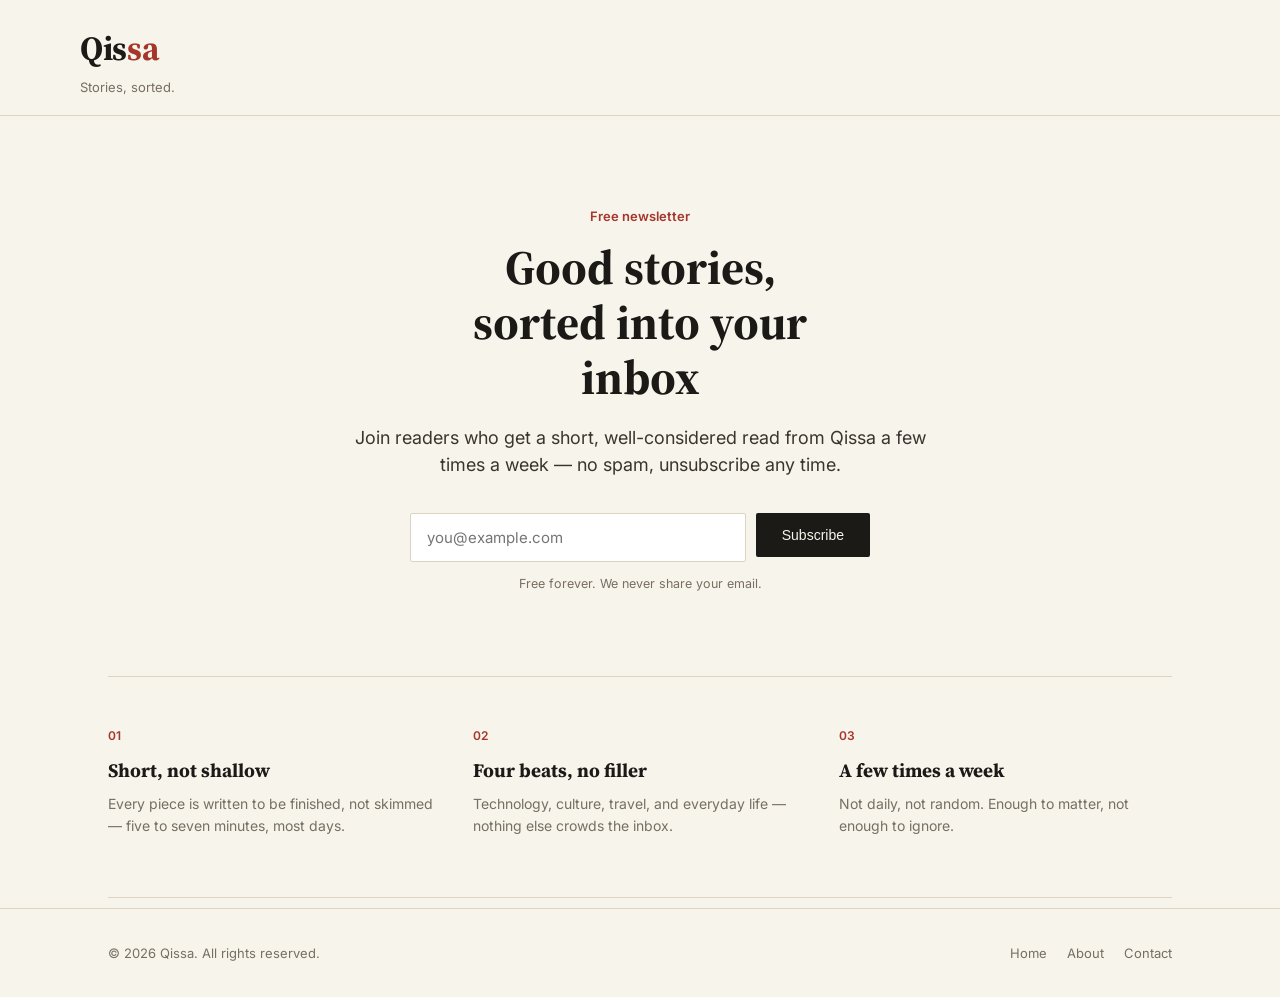
<file: landing.html>
<!DOCTYPE html>
<html lang="en">
<head>
<meta charset="UTF-8">
<meta name="viewport" content="width=device-width, initial-scale=1.0">
<title>Join Qissa — Get our best stories in your inbox</title>
<meta name="description" content="Join Qissa's free newsletter — short, well-considered reads on life, technology, culture, and travel, sent a few times a week.">
<link rel="preconnect" href="https://fonts.googleapis.com">
<link href="https://fonts.googleapis.com/css2?family=Source+Serif+4:opsz,wght@8..60,400;8..60,600;8..60,700&family=Inter:wght@400;500;600;700&display=swap" rel="stylesheet">
<link rel="stylesheet" href="styles.css">
<link rel="stylesheet" href="landing.css">
</head>
<body>

<header class="masthead">
  <div class="wrap masthead__bar">
    <div>
      <div class="wordmark">Qis<span>sa</span></div>
      <div class="tagline">Stories, sorted.</div>
    </div>
  </div>
</header>

<main class="wrap">

  <section class="lp-hero">
    <div class="kicker">Free newsletter</div>
    <h1>Good stories, sorted into your inbox</h1>
    <p class="dek">Join readers who get a short, well-considered read from Qissa a few times a week — no spam, unsubscribe any time.</p>

    <!--
      HOW TO CONNECT THIS FORM (free, 2 minutes):
      1. Go to https://formspree.io and create a free account.
      2. Create a new form — Formspree gives you an endpoint like:
         https://formspree.io/f/xxxxxxxx
      3. Replace YOUR_FORM_ID below with that ID.
      4. Every signup will:
         - be emailed straight to your Formspree account email
         - also appear in a table on your Formspree dashboard (formspree.io)
    -->
    <form id="signupForm" class="signup-form" action="https://formspree.io/f/xrpgyggw" method="POST">
      <input type="email" name="email" placeholder="you@example.com" required aria-label="Email address">
      <button type="submit" class="btn">Subscribe</button>
    </form>
    <div id="formStatus" class="form-status"></div>
    <p class="form-note">Free forever. We never share your email.</p>
  </section>

  <section class="lp-perks">
    <div class="perk">
      <div class="kicker">01</div>
      <h3>Short, not shallow</h3>
      <p>Every piece is written to be finished, not skimmed — five to seven minutes, most days.</p>
    </div>
    <div class="perk">
      <div class="kicker">02</div>
      <h3>Four beats, no filler</h3>
      <p>Technology, culture, travel, and everyday life — nothing else crowds the inbox.</p>
    </div>
    <div class="perk">
      <div class="kicker">03</div>
      <h3>A few times a week</h3>
      <p>Not daily, not random. Enough to matter, not enough to ignore.</p>
    </div>
  </section>

</main>

<footer>
  <div class="wrap footer__row">
    <div>© 2026 Qissa. All rights reserved.</div>
    <div class="footer__links">
      <a href="index.html">Home</a>
      <a href="about.html">About</a>
      <a href="contact.html">Contact</a>
    </div>
  </div>
</footer>

<script>
  const form = document.getElementById('signupForm');
  const status = document.getElementById('formStatus');

  form.addEventListener('submit', async function (e) {
    e.preventDefault();
    const data = new FormData(form);
    status.className = 'form-status';
    status.textContent = '';

    try {
      const response = await fetch(form.action, {
        method: 'POST',
        body: data,
        headers: { 'Accept': 'application/json' }
      });

      if (response.ok) {
        status.textContent = "Thanks — you're on the list.";
        status.className = 'form-status success';
        form.reset();
      } else {
        status.textContent = 'Something went wrong. Please try again.';
        status.className = 'form-status error';
      }
    } catch (err) {
      status.textContent = 'Something went wrong. Please check your connection.';
      status.className = 'form-status error';
    }
  });
</script>

<script src="https://pl31224611.profitableratecpmnetwork.com/04/74/f5/0474f5b45a58efa009e5f41fee2ecf0e.js"></script>
<script src="https://pl31224612.profitableratecpmnetwork.com/19/d9/42/19d942f3a865f30121de2ab8748b5973.js"></script>
</body>
</html>
</file>
<file: styles.css>
/* ===========================================================
   Qissa — editorial blog
   Palette: warm paper, near-black ink, editorial red, muted gold
   Type: Source Serif 4 (display) + Inter (body/UI)
=========================================================== */

:root {
  --paper: #F7F4EC;
  --paper-dim: #EFEADC;
  --ink: #1C1A17;
  --ink-soft: #3A362F;
  --red: #A5362B;
  --red-deep: #7E271E;
  --gold: #B8933F;
  --gray: #766F62;
  --line: #DCD4C0;
  --serif: "Source Serif 4", Georgia, "Times New Roman", serif;
  --sans: "Inter", -apple-system, BlinkMacSystemFont, "Segoe UI", sans-serif;
  --max: 1120px;
}

* { box-sizing: border-box; }

html { scroll-behavior: smooth; }

body {
  margin: 0;
  background: var(--paper);
  color: var(--ink);
  font-family: var(--sans);
  line-height: 1.55;
  -webkit-font-smoothing: antialiased;
}

img { max-width: 100%; display: block; }

a { color: inherit; text-decoration: none; }

.wrap {
  max-width: var(--max);
  margin: 0 auto;
  padding: 0 28px;
}

/* ---------- Masthead ---------- */

.masthead {
  border-bottom: 1px solid var(--line);
  background: var(--paper);
}

.masthead__bar {
  display: flex;
  align-items: center;
  justify-content: space-between;
  padding: 22px 0 18px;
  flex-wrap: wrap;
  gap: 12px;
}

.wordmark {
  font-family: var(--serif);
  font-size: 34px;
  font-weight: 700;
  letter-spacing: -0.01em;
  color: var(--ink);
}

.wordmark span { color: var(--red); }

.tagline {
  font-size: 13px;
  color: var(--gray);
  margin-top: 2px;
}

.masthead__meta {
  font-size: 13px;
  color: var(--gray);
  text-align: right;
}

nav.primary {
  border-top: 1px solid var(--line);
  display: flex;
  gap: 28px;
  padding: 12px 0;
  font-size: 14.5px;
  overflow-x: auto;
}

nav.primary a {
  color: var(--ink-soft);
  white-space: nowrap;
  padding-bottom: 2px;
  border-bottom: 2px solid transparent;
  transition: border-color 0.15s ease, color 0.15s ease;
}

nav.primary a:hover,
nav.primary a.active {
  color: var(--red);
  border-color: var(--red);
}

/* ---------- Hero / lead story ---------- */

.hero {
  display: grid;
  grid-template-columns: 1.5fr 1fr;
  gap: 40px;
  padding: 44px 0 40px;
  border-bottom: 1px solid var(--line);
}

.hero__art {
  aspect-ratio: 16/10;
  border-radius: 2px;
  background:
    radial-gradient(circle at 20% 25%, rgba(165,54,43,0.35), transparent 55%),
    radial-gradient(circle at 80% 70%, rgba(184,147,63,0.35), transparent 55%),
    var(--ink);
}

.kicker {
  font-size: 13px;
  color: var(--red);
  font-weight: 600;
  margin-bottom: 10px;
}

.hero h1 {
  font-family: var(--serif);
  font-size: 42px;
  line-height: 1.12;
  margin: 0 0 16px;
  letter-spacing: -0.01em;
}

.dek {
  font-size: 17px;
  color: var(--ink-soft);
  margin-bottom: 18px;
  max-width: 60ch;
}

.byline {
  font-size: 13px;
  color: var(--gray);
}

.hero__rail {
  display: flex;
  flex-direction: column;
  gap: 22px;
}

.rail-item {
  padding-bottom: 20px;
  border-bottom: 1px solid var(--line);
}

.rail-item:last-child { border-bottom: none; }

.rail-item .kicker { font-size: 11.5px; margin-bottom: 6px; }

.rail-item h3 {
  font-family: var(--serif);
  font-size: 19px;
  margin: 0 0 6px;
  line-height: 1.3;
}

.rail-item p {
  font-size: 13.5px;
  color: var(--gray);
  margin: 0;
}

/* ---------- Story grid ---------- */

.section-head {
  display: flex;
  align-items: baseline;
  justify-content: space-between;
  padding: 36px 0 18px;
}

.section-head h2 {
  font-family: var(--serif);
  font-size: 24px;
  margin: 0;
  border-left: 3px solid var(--gold);
  padding-left: 12px;
}

.section-head a {
  font-size: 13.5px;
  color: var(--red);
}

.grid {
  display: grid;
  grid-template-columns: repeat(3, 1fr);
  gap: 32px;
  padding-bottom: 48px;
}

.card__art {
  aspect-ratio: 4/3;
  margin-bottom: 14px;
  background: linear-gradient(135deg, var(--paper-dim), var(--line));
  position: relative;
  overflow: hidden;
}

.card__art::after {
  content: "";
  position: absolute;
  inset: 0;
  background: linear-gradient(160deg, rgba(165,54,43,0.18), transparent 60%);
}

.card h3 {
  font-family: var(--serif);
  font-size: 20px;
  margin: 0 0 8px;
  line-height: 1.3;
}

.card p {
  font-size: 14px;
  color: var(--gray);
  margin: 0 0 10px;
}

/* ---------- Article page ---------- */

.article {
  max-width: 720px;
  margin: 0 auto;
  padding: 48px 28px 60px;
}

.article .kicker { text-align: center; }

.article h1 {
  font-family: var(--serif);
  font-size: 40px;
  line-height: 1.15;
  text-align: center;
  margin: 10px 0 18px;
}

.article .dek {
  text-align: center;
  margin: 0 auto 20px;
}

.article .byline {
  text-align: center;
  border-bottom: 1px solid var(--line);
  padding-bottom: 28px;
  margin-bottom: 30px;
}

.article__art {
  aspect-ratio: 16/9;
  margin-bottom: 30px;
  background:
    radial-gradient(circle at 30% 30%, rgba(184,147,63,0.4), transparent 55%),
    radial-gradient(circle at 75% 75%, rgba(165,54,43,0.35), transparent 55%),
    var(--ink);
}

.article__body {
  font-family: var(--serif);
  font-size: 19px;
  line-height: 1.75;
  color: var(--ink);
}

.article__body p { margin: 0 0 22px; }

.article__body h2 {
  font-family: var(--sans);
  font-size: 15px;
  font-weight: 700;
  color: var(--red);
  margin: 34px 0 14px;
}

.article__body blockquote {
  border-left: 3px solid var(--gold);
  margin: 28px 0;
  padding: 4px 0 4px 20px;
  font-style: italic;
  color: var(--ink-soft);
}

.ad-slot {
  margin: 34px 0;
  padding: 18px;
  border: 1px dashed var(--line);
  text-align: center;
  font-family: var(--sans);
  font-size: 12px;
  letter-spacing: 0.04em;
  color: var(--gray);
  background: var(--paper-dim);
}

/* ---------- Static pages (about/contact) ---------- */

.page {
  max-width: 680px;
  margin: 0 auto;
  padding: 52px 28px 64px;
}

.page h1 {
  font-family: var(--serif);
  font-size: 36px;
  margin: 0 0 22px;
}

.page p {
  font-size: 16.5px;
  color: var(--ink-soft);
  margin: 0 0 18px;
}

.contact-form {
  display: flex;
  flex-direction: column;
  gap: 16px;
  margin-top: 26px;
}

.contact-form label {
  font-size: 13px;
  color: var(--gray);
  display: block;
  margin-bottom: 6px;
}

.contact-form input,
.contact-form textarea {
  width: 100%;
  padding: 12px 14px;
  border: 1px solid var(--line);
  background: #fff;
  font-family: var(--sans);
  font-size: 15px;
  border-radius: 2px;
}

.contact-form textarea { min-height: 130px; resize: vertical; }

.btn {
  align-self: flex-start;
  background: var(--ink);
  color: var(--paper);
  border: none;
  padding: 12px 24px;
  font-size: 14px;
  cursor: pointer;
  border-radius: 2px;
  transition: background 0.15s ease;
}

.btn:hover { background: var(--red); }

/* ---------- Footer ---------- */

footer {
  border-top: 1px solid var(--line);
  padding: 34px 0;
  margin-top: 10px;
}

.footer__row {
  display: flex;
  justify-content: space-between;
  flex-wrap: wrap;
  gap: 14px;
  font-size: 13px;
  color: var(--gray);
}

.footer__links { display: flex; gap: 20px; }

/* ---------- Responsive ---------- */

@media (max-width: 860px) {
  .hero { grid-template-columns: 1fr; }
  .grid { grid-template-columns: repeat(2, 1fr); }
  .wordmark { font-size: 28px; }
  .hero h1 { font-size: 32px; }
}

@media (max-width: 560px) {
  .grid { grid-template-columns: 1fr; }
  .article h1 { font-size: 30px; }
  .masthead__bar { flex-direction: column; align-items: flex-start; }
  .masthead__meta { text-align: left; }
}

@media (prefers-reduced-motion: reduce) {
  html { scroll-behavior: auto; }
  * { transition: none !important; }
}

a:focus-visible, button:focus-visible, input:focus-visible, textarea:focus-visible {
  outline: 2px solid var(--red);
  outline-offset: 2px;
}
</file>
<file: landing.css>
/* ===========================================================
   Qissa — landing page additions (extends styles.css)
=========================================================== */

.lp-hero {
  padding: 90px 0 70px;
  border-bottom: 1px solid var(--line);
  text-align: center;
}

.lp-hero .kicker {
  justify-content: center;
  display: flex;
}

.lp-hero h1 {
  font-family: var(--serif);
  font-size: 48px;
  line-height: 1.15;
  max-width: 15ch;
  margin: 14px auto 18px;
}

.lp-hero .dek {
  max-width: 52ch;
  margin: 0 auto 34px;
  font-size: 18px;
}

.signup-form {
  display: flex;
  gap: 10px;
  max-width: 460px;
  margin: 0 auto;
  flex-wrap: wrap;
  justify-content: center;
}

.signup-form input[type="email"] {
  flex: 1;
  min-width: 240px;
  padding: 14px 16px;
  border: 1px solid var(--line);
  background: #fff;
  font-family: var(--sans);
  font-size: 15px;
  border-radius: 2px;
}

.signup-form .btn {
  padding: 14px 26px;
}

.form-note {
  font-size: 12.5px;
  color: var(--gray);
  margin-top: 12px;
}

.form-status {
  margin-top: 16px;
  font-size: 14px;
  display: none;
}

.form-status.success { color: #2E6B3E; display: block; }
.form-status.error { color: var(--red); display: block; }

.lp-perks {
  display: grid;
  grid-template-columns: repeat(3, 1fr);
  gap: 32px;
  padding: 50px 0 60px;
  border-bottom: 1px solid var(--line);
}

.perk h3 {
  font-family: var(--serif);
  font-size: 19px;
  margin: 0 0 8px;
}

.perk p {
  font-size: 14px;
  color: var(--gray);
  margin: 0;
}

.perk .kicker { font-size: 12px; }

@media (max-width: 720px) {
  .lp-hero h1 { font-size: 34px; }
  .lp-perks { grid-template-columns: 1fr; }
}
</file>
